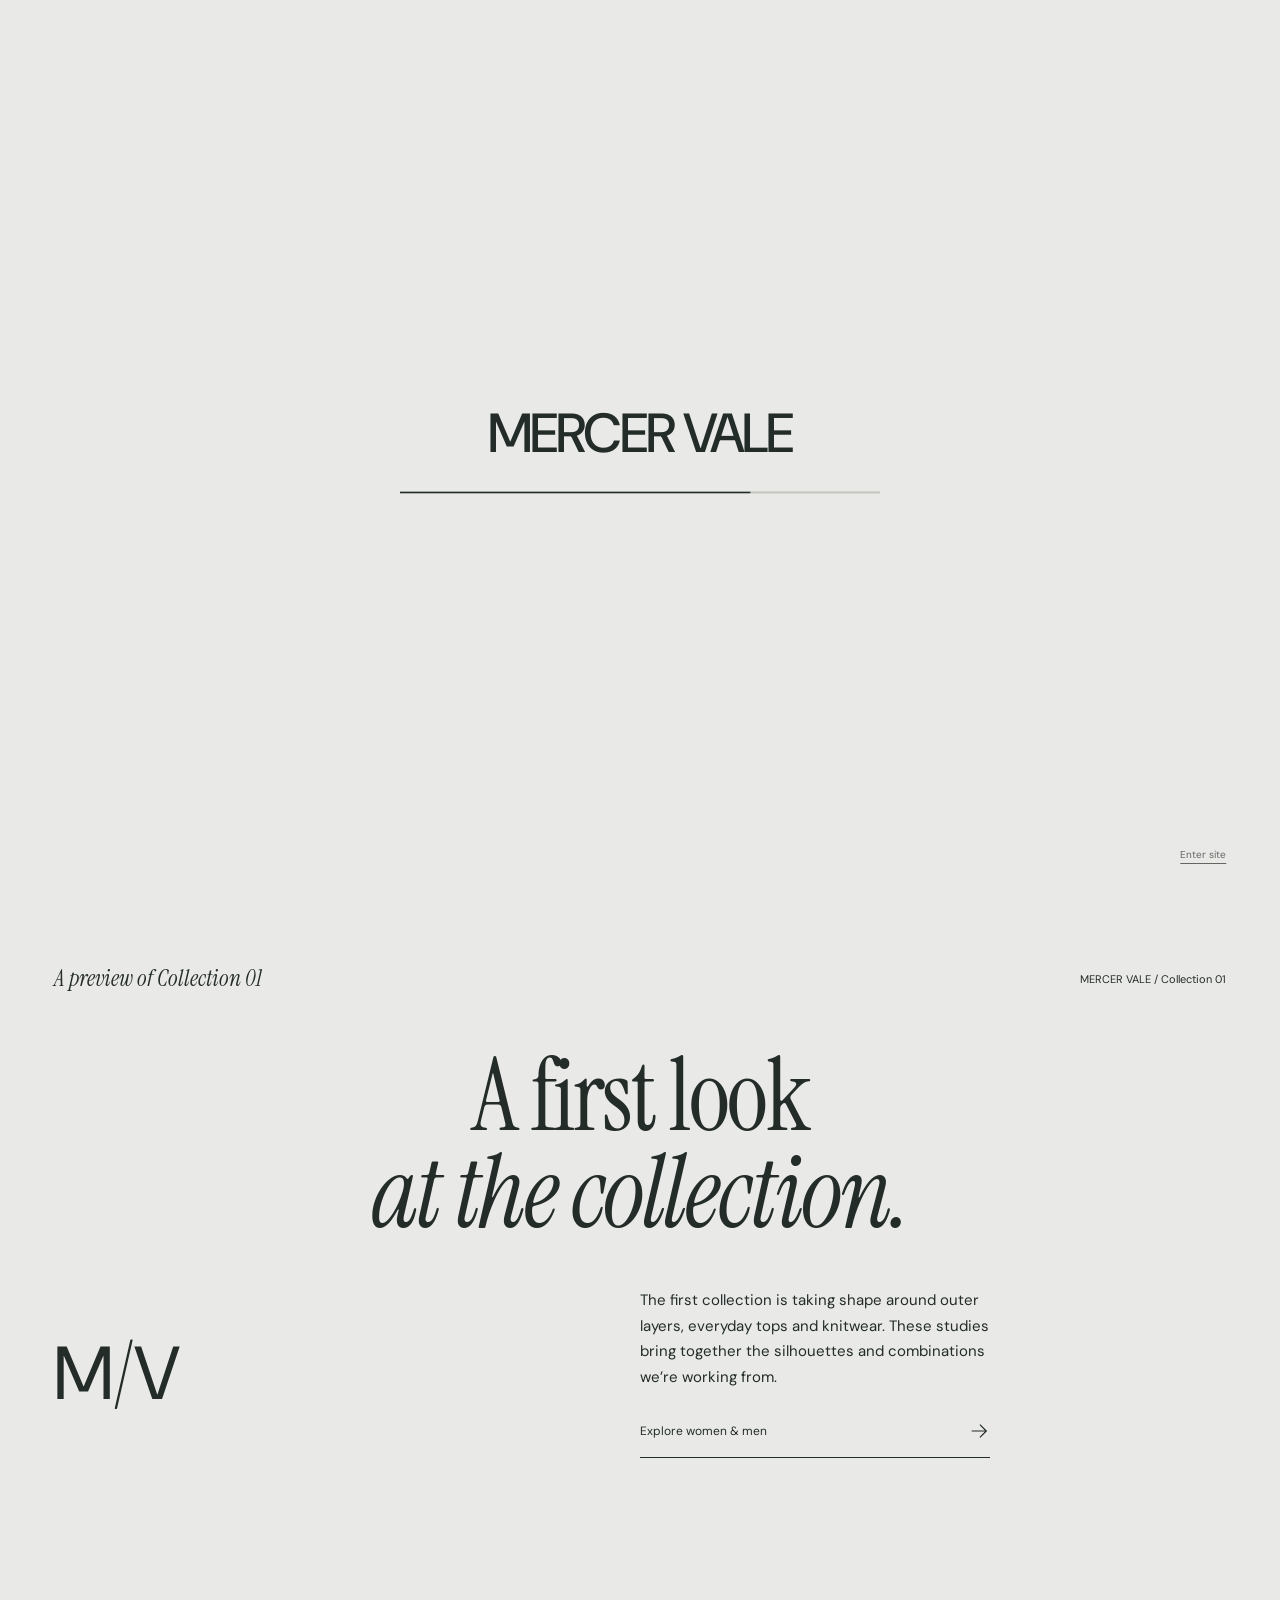
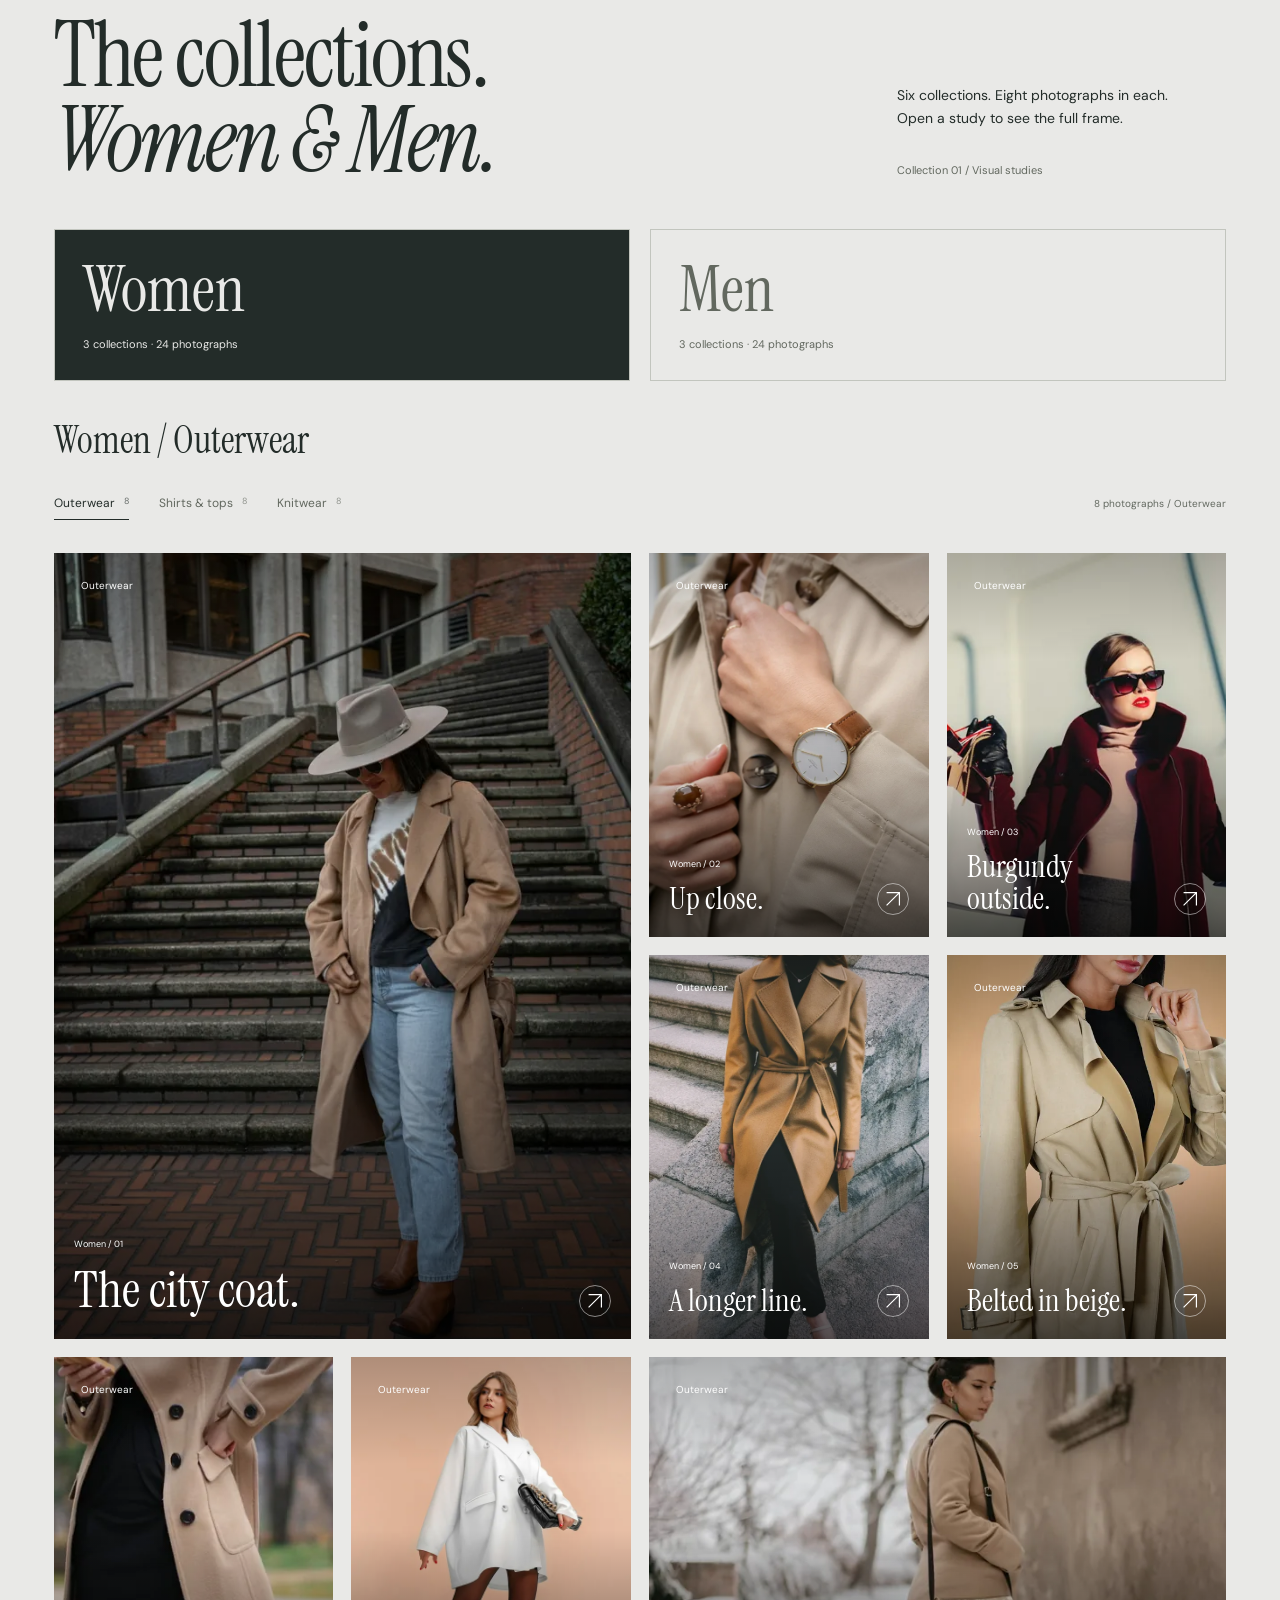
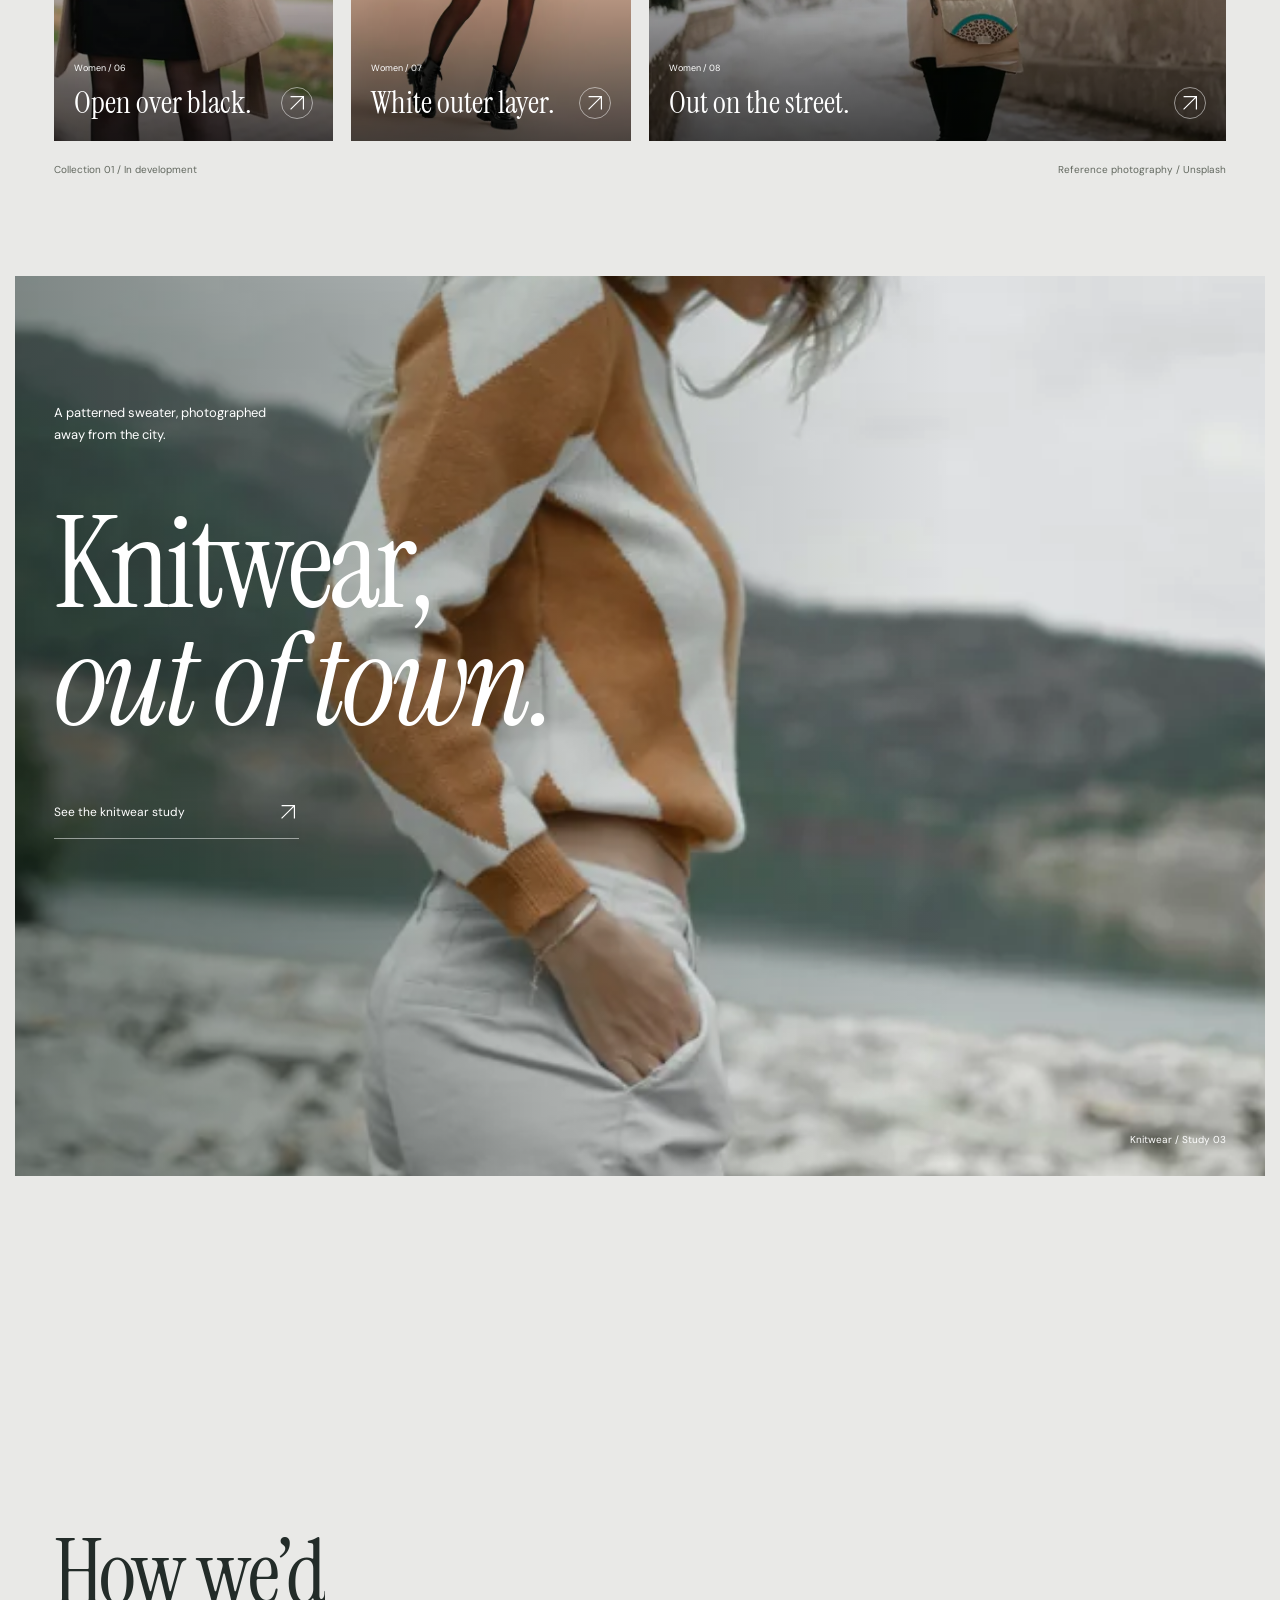
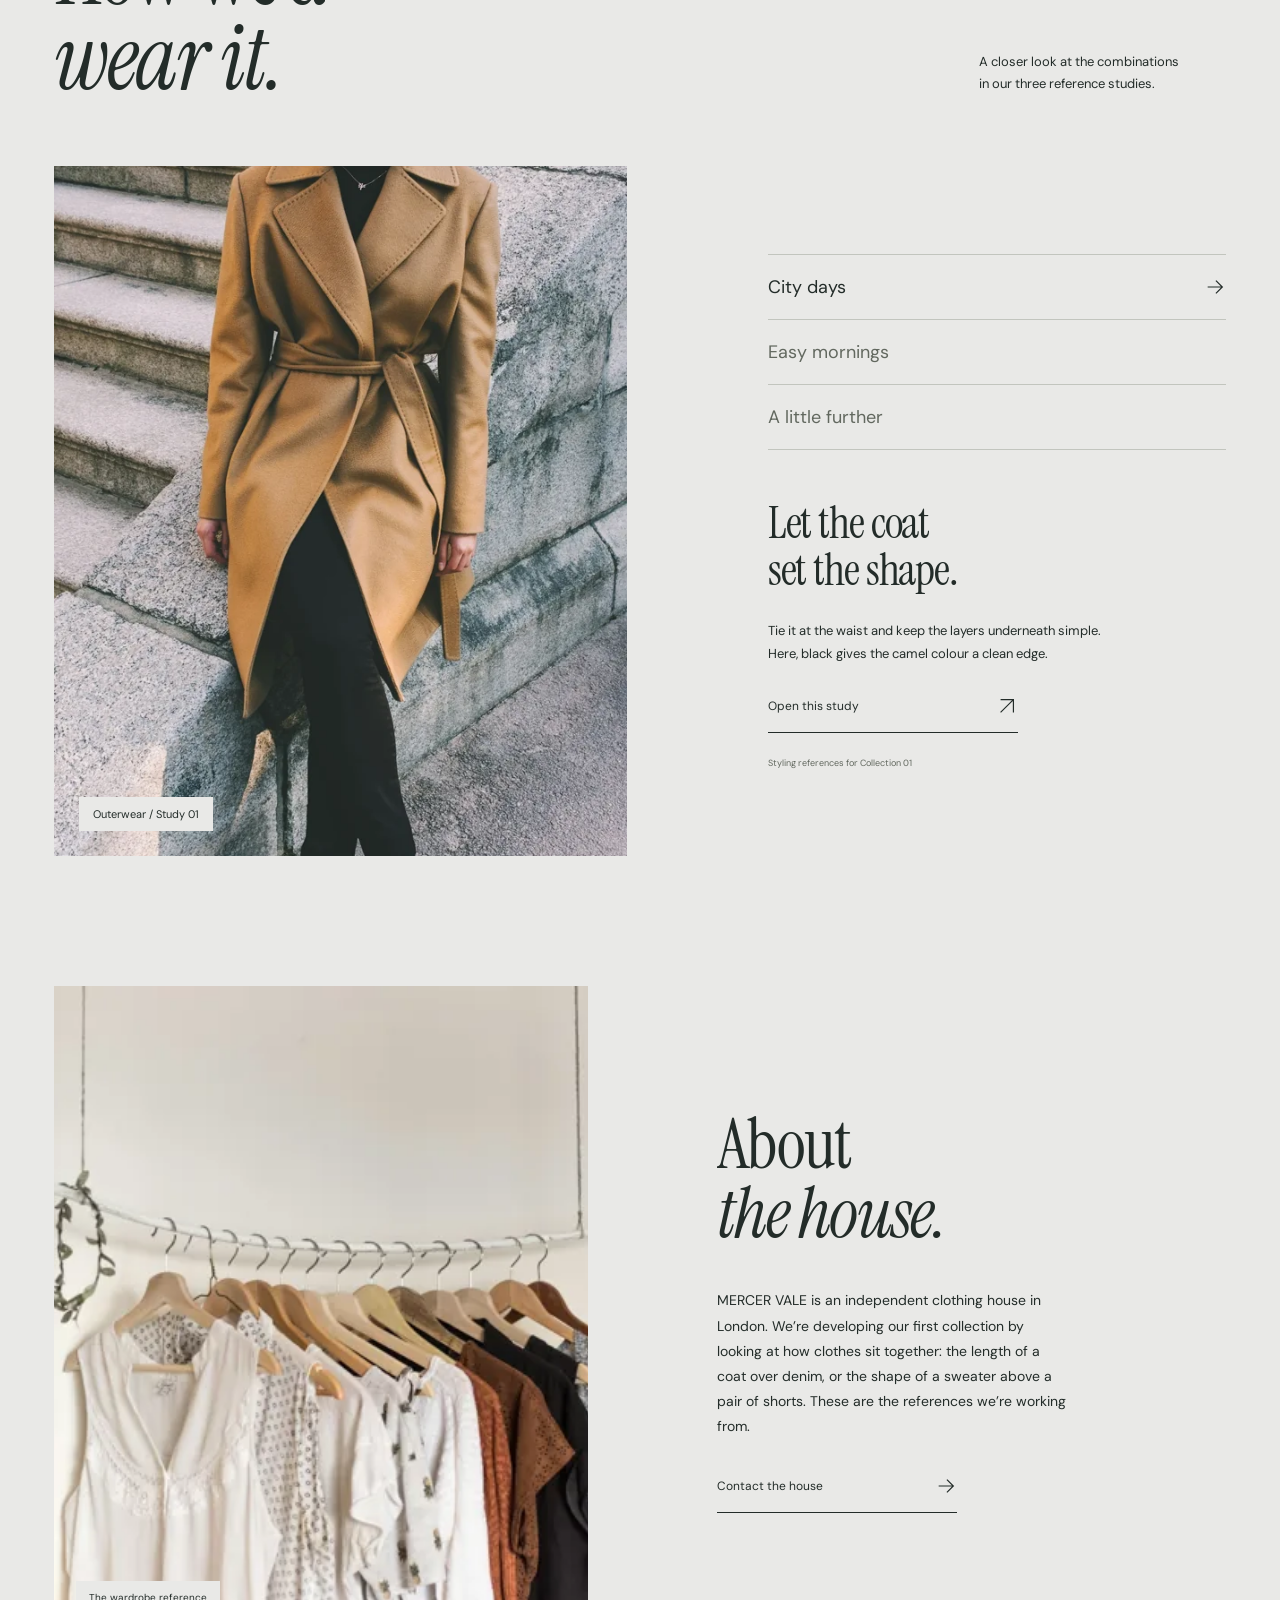
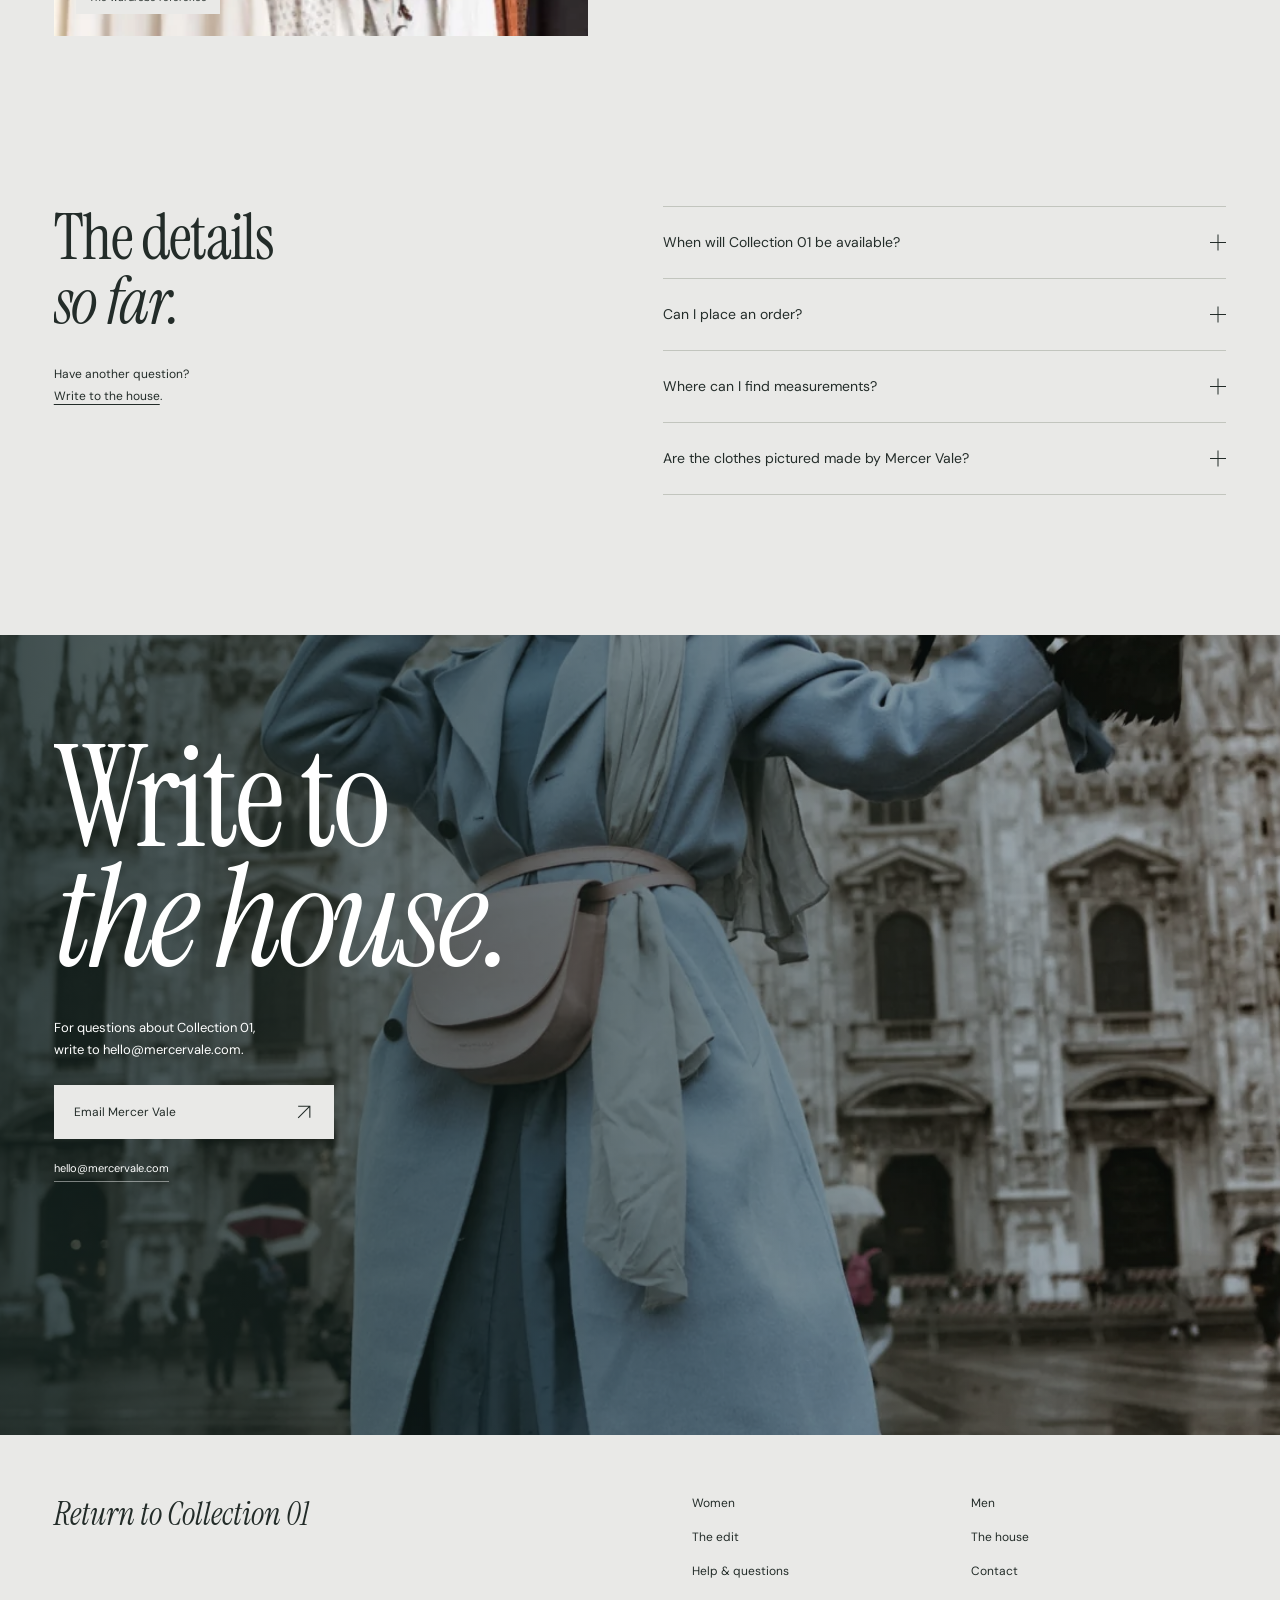
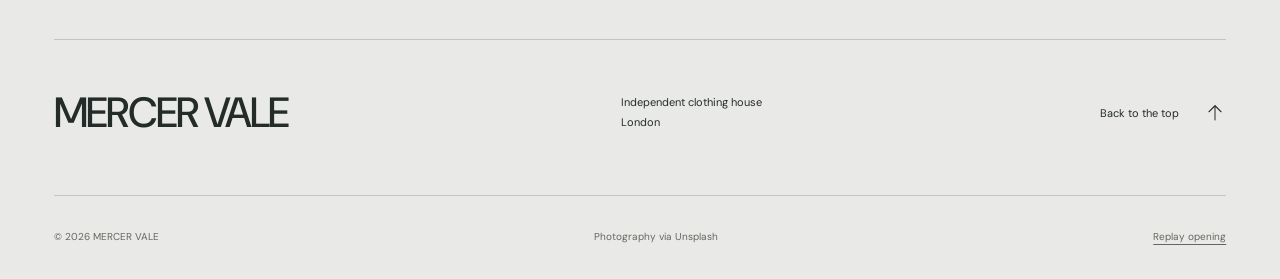
<file: index.html>
<!doctype html>
<html lang="en">
<head>
  <meta charset="UTF-8" />
  <meta name="viewport" content="width=device-width, initial-scale=1, viewport-fit=cover" />
  <meta name="description" content="MERCER VALE — An independent clothing house in London. Explore the references behind Collection 01, our first collection in development." />
  <meta name="theme-color" content="#e9e9e7" />
  <script>
    (() => {
      const reloading = performance.getEntriesByType('navigation')[0]?.type === 'reload';
      window.mercerReload = reloading;
      if (reloading) {
        history.scrollRestoration = 'manual';
        history.replaceState(history.state, '', location.pathname + location.search);
        const reset = () => window.scrollTo({top:0,left:0,behavior:'instant'});
        reset();
        window.addEventListener('pageshow', reset, {once:true});
      }
      document.documentElement.classList.add('is-booting');
      window.mercerBootFallback = setTimeout(() => {
        document.documentElement.classList.remove('is-booting');
        document.querySelectorAll('.site-header,main,.site-footer,.skip-link').forEach(element => { element.inert = false; });
        const loader = document.querySelector('.site-loader');
        if (loader) loader.hidden = true;
      }, 11000);
    })();
  </script>
  <title>MERCER VALE — Independent clothing house</title>
  <link rel="icon" href="assets/favicon.svg" type="image/svg+xml" />
  <link rel="preconnect" href="https://fonts.googleapis.com" />
  <link rel="preconnect" href="https://fonts.gstatic.com" crossorigin />
  <link href="https://fonts.googleapis.com/css2?family=DM+Sans:wght@400;450;500;600;700&family=Instrument+Serif:ital@0;1&display=swap" rel="stylesheet" />
  <link rel="preload" as="image" href="assets/responsive/campaign-1280.webp" imagesrcset="assets/responsive/campaign-640.webp 640w, assets/responsive/campaign-1280.webp 1280w, assets/responsive/campaign-1920.webp 1920w" imagesizes="100vw" />
  <link rel="stylesheet" href="styles.css?v=mobile10" />
  <script src="script.js?v=mobile10" defer></script>
</head>
<body>
  <div class="site-loader simple-loader" hidden aria-label="Loading Mercer Vale">
    <div class="minimal-loader-inner"><p class="minimal-wordmark">MERCER VALE</p><div class="loader-track" role="progressbar" aria-label="Preparing the site" aria-valuemin="0" aria-valuemax="100" aria-valuenow="0"><span></span></div></div>
    <button class="loader-skip" type="button">Enter site</button>
  </div>
  <a class="skip-link" href="#main">Skip to content</a>
  <svg class="svg-library" xmlns="http://www.w3.org/2000/svg" aria-hidden="true"><symbol id="arrow" viewBox="0 0 24 24"><path d="M4 12h15M13 5l7 7-7 7" /></symbol><symbol id="diagonal" viewBox="0 0 24 24"><path d="M5 19 19 5M5 5h14v14" /></symbol></svg>
  <header class="site-header">
    <nav class="header-links" aria-label="Main navigation"><a href="?collection=women#collection">Women</a><a href="?collection=men#collection">Men</a><a href="#styling">The edit</a><a href="#house">The house</a></nav>
    <a class="header-brand" href="#home" aria-label="Mercer Vale home">MERCER VALE<span>Independent clothing house</span></a>
    <div class="header-actions"><button class="search-toggle" type="button" aria-label="Search the collection" aria-controls="site-search"><svg viewBox="0 0 24 24"><circle cx="10.5" cy="10.5" r="6.5"/><path d="m16 16 5 5"/></svg><span>Search</span></button><button class="menu-toggle" aria-expanded="false" aria-controls="site-menu" type="button"><span class="menu-label">Menu</span><span class="menu-icon" aria-hidden="true"><i></i><i></i></span></button></div>
  </header>
  <dialog class="menu-overlay" id="site-menu" aria-label="Main menu">
    <div class="menu-picture"><img src="assets/tailoring.jpg" alt="Camel coat against sculptural stone steps" width="1300" height="1950"  decoding="async" srcset="assets/responsive/tailoring-640.webp 640w, assets/responsive/tailoring-1280.webp 1280w" sizes="(max-width: 700px) 100vw, 50vw" /></div>
    <div class="menu-content"><button class="menu-close" type="button">Close <span aria-hidden="true">×</span></button><span class="menu-brand">MERCER VALE</span><nav aria-label="Explore"><a href="?collection=women#collection">Women<svg><use href="#diagonal" /></svg></a><a href="?collection=men#collection">Men<svg><use href="#diagonal" /></svg></a><a href="#styling">The edit<svg><use href="#diagonal" /></svg></a><a href="#house">The house<svg><use href="#diagonal" /></svg></a><a href="#help">Help<svg><use href="#diagonal" /></svg></a><a href="#contact">Contact<svg><use href="#diagonal" /></svg></a></nav><a class="menu-email" href="mailto:hello@mercervale.com">hello@mercervale.com</a></div>
  </dialog>
  <main id="main">
    <section class="hero" id="home" aria-label="Mercer Vale campaign">
      <div class="hero-media"><img class="hero-photo" src="assets/campaign.jpg" alt="A blue coat in motion on a city square, birds taking flight" width="2200" height="3300" fetchpriority="high"  decoding="async" srcset="assets/responsive/campaign-640.webp 640w, assets/responsive/campaign-1280.webp 1280w, assets/responsive/campaign-1920.webp 1920w" sizes="100vw" /></div>
      <div class="hero-content">
        <h1>Take the<br />long way<br /><em>home.</em></h1>
        <div class="hero-side"><span>Collection 01 is in development.<br />An early look at the references.</span><a class="campaign-cta" href="#collection">View collections<svg><use href="#arrow" /></svg></a><button class="line-link light" type="button" data-current-lookbook>Open the lookbook<svg><use href="#diagonal" /></svg></button></div>
      </div>
      <div class="hero-bottom"><p class="hero-wordmark" aria-hidden="true">MERCER VALE</p><div class="hero-meta"><span>London</span><a href="#introduction">Meet Mercer Vale<svg><use href="#arrow" /></svg></a><span>An independent clothing house</span></div></div>
    </section>
    <section class="introduction section-pad" id="introduction">
      <div class="intro-top"><p class="serif-note">A preview of Collection 01</p><span class="small-text">MERCER VALE / Collection 01</span></div>
      <h2 class="intro-statement">A first look<br /><em>at the collection.</em></h2>
      <div class="intro-bottom"><span class="house-symbol" aria-hidden="true">M<span>/</span>V</span><div><p>The first collection is taking shape around outer layers, everyday tops and knitwear. These studies bring together the silhouettes and combinations we’re working from.</p><a class="line-link" href="#collection">Explore women &amp; men<svg><use href="#arrow" /></svg></a></div></div>
    </section>
    <section class="collection section-pad" id="collection">
      <div class="collection-heading"><h2>The collections.<br /><em>Women &amp; Men.</em></h2><div><p>Six collections. Eight photographs in each.<br />Open a study to see the full frame.</p><span class="small-text">Collection 01 / Visual studies</span></div></div>
      <div class="collection-genders" role="group" aria-label="Choose collection"><button type="button" data-gender-filter="women" aria-pressed="true">Women<span>3 collections · 24 photographs</span></button><button type="button" data-gender-filter="men" aria-pressed="false">Men<span>3 collections · 24 photographs</span></button></div>
      <h3 class="selected-collection-title">Women / Outerwear</h3><div class="collection-tools"><div class="collection-filters" role="group" aria-label="Choose a collection"><button type="button" data-filter="outerwear" data-label="Outerwear" aria-pressed="true">Outerwear<span class="collection-tab-count">8</span></button><button type="button" data-filter="everyday" data-label="Shirts & tops" aria-pressed="false">Shirts &amp; tops<span class="collection-tab-count">8</span></button><button type="button" data-filter="knitwear" data-label="Knitwear" aria-pressed="false">Knitwear<span class="collection-tab-count">8</span></button><button type="button" data-filter="tailoring" data-label="Tailoring" aria-pressed="false" hidden>Tailoring<span class="collection-tab-count">8</span></button></div><span class="filter-count" role="status" aria-live="polite">8 photographs / Outerwear</span></div>
      <div class="look-panels" aria-label="Photographs in the selected collection">
<button class="look-panel is-active is-leading" type="button" data-gender="women" data-category="outerwear" data-look="0"><img src="assets/collection/women-coat-02.jpg" alt="A tan coat and a wide-brimmed hat, photographed on brick steps." width="1500" height="2250" loading="lazy"  decoding="async" srcset="assets/responsive/women-coat-02-640.webp 640w, assets/responsive/women-coat-02-1280.webp 1280w" sizes="(max-width: 700px) 100vw, 50vw" /><span class="look-top">Outerwear</span><span class="look-bottom"><span><span class="look-number">Women / 01</span><span class="look-title">The city coat.</span></span><span class="look-open"><svg><use href="#diagonal" /></svg></span></span></button>
<button class="look-panel" type="button" data-gender="women" data-category="outerwear" data-look="1"><img src="assets/collection/women-coat-01.jpg" alt="The cuff, the belt and a watch: a closer look at a beige trench." width="1500" height="2250" loading="lazy"  decoding="async" srcset="assets/responsive/women-coat-01-640.webp 640w, assets/responsive/women-coat-01-1280.webp 1280w" sizes="(max-width: 700px) 100vw, 50vw" /><span class="look-top">Outerwear</span><span class="look-bottom"><span><span class="look-number">Women / 02</span><span class="look-title">Up close.</span></span><span class="look-open"><svg><use href="#diagonal" /></svg></span></span></button>
<button class="look-panel" type="button" data-gender="women" data-category="outerwear" data-look="2"><img src="assets/collection/women-edit-02.jpg" alt="A burgundy coat over a dark turtleneck, finished with sunglasses." width="1500" height="1000" loading="lazy"  decoding="async" srcset="assets/responsive/women-edit-02-640.webp 640w, assets/responsive/women-edit-02-1280.webp 1280w" sizes="(max-width: 700px) 100vw, 50vw" /><span class="look-top">Outerwear</span><span class="look-bottom"><span><span class="look-number">Women / 03</span><span class="look-title">Burgundy outside.</span></span><span class="look-open"><svg><use href="#diagonal" /></svg></span></span></button>
<button class="look-panel" type="button" data-gender="women" data-category="outerwear" data-look="3"><img src="assets/collection/women-coat-new-32.jpg" alt="A camel coat with an asymmetric hem, tied at the waist over black." width="1300" height="1950" loading="lazy"  decoding="async" srcset="assets/responsive/women-coat-new-32-640.webp 640w, assets/responsive/women-coat-new-32-1280.webp 1280w" sizes="(max-width: 700px) 100vw, 50vw" /><span class="look-top">Outerwear</span><span class="look-bottom"><span><span class="look-number">Women / 04</span><span class="look-title">A longer line.</span></span><span class="look-open"><svg><use href="#diagonal" /></svg></span></span></button>
<button class="look-panel" type="button" data-gender="women" data-category="outerwear" data-look="4"><img src="assets/collection/women-coat-new-33.jpg" alt="A beige trench coat with a wide collar, worn over a black top." width="1300" height="1300" loading="lazy"  decoding="async" srcset="assets/responsive/women-coat-new-33-640.webp 640w, assets/responsive/women-coat-new-33-1280.webp 1280w" sizes="(max-width: 700px) 100vw, 50vw" /><span class="look-top">Outerwear</span><span class="look-bottom"><span><span class="look-number">Women / 05</span><span class="look-title">Belted in beige.</span></span><span class="look-open"><svg><use href="#diagonal" /></svg></span></span></button>
<button class="look-panel" type="button" data-gender="women" data-category="outerwear" data-look="5"><img src="assets/collection/women-coat-new-34.jpg" alt="A tan coat left open over a short black dress." width="1300" height="867" loading="lazy"  decoding="async" srcset="assets/responsive/women-coat-new-34-640.webp 640w, assets/responsive/women-coat-new-34-1280.webp 1280w" sizes="(max-width: 700px) 100vw, 50vw" /><span class="look-top">Outerwear</span><span class="look-bottom"><span><span class="look-number">Women / 06</span><span class="look-title">Open over black.</span></span><span class="look-open"><svg><use href="#diagonal" /></svg></span></span></button>
<button class="look-panel" type="button" data-gender="women" data-category="outerwear" data-look="6"><img src="assets/collection/women-coat-new-35.jpg" alt="An oversized white coat, a small shoulder bag and black ankle boots." width="1300" height="1625" loading="lazy"  decoding="async" srcset="assets/responsive/women-coat-new-35-640.webp 640w, assets/responsive/women-coat-new-35-1280.webp 1280w" sizes="(max-width: 700px) 100vw, 50vw" /><span class="look-top">Outerwear</span><span class="look-bottom"><span><span class="look-number">Women / 07</span><span class="look-title">White outer layer.</span></span><span class="look-open"><svg><use href="#diagonal" /></svg></span></span></button>
<button class="look-panel is-ending" type="button" data-gender="women" data-category="outerwear" data-look="7"><img src="assets/collection/women-coat-new-20.jpg" alt="A short beige jacket, a dark skirt and tall black boots." width="1300" height="1947" loading="lazy"  decoding="async" srcset="assets/responsive/women-coat-new-20-640.webp 640w, assets/responsive/women-coat-new-20-1280.webp 1280w" sizes="(max-width: 700px) 100vw, 50vw" /><span class="look-top">Outerwear</span><span class="look-bottom"><span><span class="look-number">Women / 08</span><span class="look-title">Out on the street.</span></span><span class="look-open"><svg><use href="#diagonal" /></svg></span></span></button>
<button class="look-panel" type="button" data-gender="women" data-category="everyday" data-look="8" hidden><img src="assets/collection/women-top-01.jpg" alt="A cropped white T-shirt with black cargo trousers." width="1500" height="2250" loading="lazy"  decoding="async" srcset="assets/responsive/women-top-01-640.webp 640w, assets/responsive/women-top-01-1280.webp 1280w" sizes="(max-width: 700px) 100vw, 50vw" /><span class="look-top">Shirts & tops</span><span class="look-bottom"><span><span class="look-number">Women / 01</span><span class="look-title">White, with black.</span></span><span class="look-open"><svg><use href="#diagonal" /></svg></span></span></button>
<button class="look-panel" type="button" data-gender="women" data-category="everyday" data-look="9" hidden><img src="assets/collection/women-detail-01.jpg" alt="A white blouse and a pale pleated skirt, photographed seated." width="1500" height="2247" loading="lazy"  decoding="async" srcset="assets/responsive/women-detail-01-640.webp 640w, assets/responsive/women-detail-01-1280.webp 1280w" sizes="(max-width: 700px) 100vw, 50vw" /><span class="look-top">Shirts & tops</span><span class="look-bottom"><span><span class="look-number">Women / 02</span><span class="look-title">A softer line.</span></span><span class="look-open"><svg><use href="#diagonal" /></svg></span></span></button>
<button class="look-panel" type="button" data-gender="women" data-category="everyday" data-look="10" hidden><img src="assets/collection/women-shirt-02.jpg" alt="A patterned blue shirt, photographed on a hanger." width="1500" height="2248" loading="lazy"  decoding="async" srcset="assets/responsive/women-shirt-02-640.webp 640w, assets/responsive/women-shirt-02-1280.webp 1280w" sizes="(max-width: 700px) 100vw, 50vw" /><span class="look-top">Shirts & tops</span><span class="look-bottom"><span><span class="look-number">Women / 03</span><span class="look-title">In blue.</span></span><span class="look-open"><svg><use href="#diagonal" /></svg></span></span></button>
<button class="look-panel" type="button" data-gender="women" data-category="everyday" data-look="11" hidden><img src="assets/collection/women-silhouette-01.jpg" alt="Yellow separates and white boots on an outdoor court." width="1500" height="2076" loading="lazy"  decoding="async" srcset="assets/responsive/women-silhouette-01-640.webp 640w, assets/responsive/women-silhouette-01-1280.webp 1280w" sizes="(max-width: 700px) 100vw, 50vw" /><span class="look-top">Shirts & tops</span><span class="look-bottom"><span><span class="look-number">Women / 04</span><span class="look-title">Head to toe.</span></span><span class="look-open"><svg><use href="#diagonal" /></svg></span></span></button>
<button class="look-panel" type="button" data-gender="women" data-category="everyday" data-look="12" hidden><img src="assets/collection/women-top-new-11.jpg" alt="A striped blue shirt and matching skirt, arranged with white sneakers." width="1300" height="1300" loading="lazy"  decoding="async" srcset="assets/responsive/women-top-new-11-640.webp 640w, assets/responsive/women-top-new-11-1280.webp 1280w" sizes="(max-width: 700px) 100vw, 50vw" /><span class="look-top">Shirts & tops</span><span class="look-bottom"><span><span class="look-number">Women / 05</span><span class="look-title">Blue, laid out.</span></span><span class="look-open"><svg><use href="#diagonal" /></svg></span></span></button>
<button class="look-panel" type="button" data-gender="women" data-category="everyday" data-look="13" hidden><img src="assets/collection/women-top-new-12.jpg" alt="A red shirt with a large pale floral print." width="1300" height="1950" loading="lazy"  decoding="async" srcset="assets/responsive/women-top-new-12-640.webp 640w, assets/responsive/women-top-new-12-1280.webp 1280w" sizes="(max-width: 700px) 100vw, 50vw" /><span class="look-top">Shirts & tops</span><span class="look-bottom"><span><span class="look-number">Women / 06</span><span class="look-title">The floral shirt.</span></span><span class="look-open"><svg><use href="#diagonal" /></svg></span></span></button>
<button class="look-panel" type="button" data-gender="women" data-category="everyday" data-look="14" hidden><img src="assets/collection/women-top-new-13.jpg" alt="A grey overshirt with a pointed collar and large chest pocket." width="1300" height="1625" loading="lazy"  decoding="async" srcset="assets/responsive/women-top-new-13-640.webp 640w, assets/responsive/women-top-new-13-1280.webp 1280w" sizes="(max-width: 700px) 100vw, 50vw" /><span class="look-top">Shirts & tops</span><span class="look-bottom"><span><span class="look-number">Women / 07</span><span class="look-title">The overshirt.</span></span><span class="look-open"><svg><use href="#diagonal" /></svg></span></span></button>
<button class="look-panel" type="button" data-gender="women" data-category="everyday" data-look="15" hidden><img src="assets/collection/women-knit-01.jpg" alt="A white T-shirt with a small graphic print, shown on a hanger." width="1500" height="1875" loading="lazy"  decoding="async" srcset="assets/responsive/women-knit-01-640.webp 640w, assets/responsive/women-knit-01-1280.webp 1280w" sizes="(max-width: 700px) 100vw, 50vw" /><span class="look-top">Shirts & tops</span><span class="look-bottom"><span><span class="look-number">Women / 08</span><span class="look-title">A printed white tee.</span></span><span class="look-open"><svg><use href="#diagonal" /></svg></span></span></button>
<button class="look-panel" type="button" data-gender="women" data-category="knitwear" data-look="16" hidden><img src="assets/collection/women-knit-02.jpg" alt="A cream crochet top, shown on a hanger so the stitch takes focus." width="1500" height="2153" loading="lazy"  decoding="async" srcset="assets/responsive/women-knit-02-640.webp 640w, assets/responsive/women-knit-02-1280.webp 1280w" sizes="(max-width: 700px) 100vw, 50vw" /><span class="look-top">Knitwear</span><span class="look-bottom"><span><span class="look-number">Women / 01</span><span class="look-title">An open stitch.</span></span><span class="look-open"><svg><use href="#diagonal" /></svg></span></span></button>
<button class="look-panel" type="button" data-gender="women" data-category="knitwear" data-look="17" hidden><img src="assets/collection/women-knit-new-01.jpg" alt="A deep red ribbed sweater layered over a white pointed collar." width="1300" height="1119" loading="lazy"  decoding="async" srcset="assets/responsive/women-knit-new-01-640.webp 640w, assets/responsive/women-knit-new-01-1280.webp 1280w" sizes="(max-width: 700px) 100vw, 50vw" /><span class="look-top">Knitwear</span><span class="look-bottom"><span><span class="look-number">Women / 02</span><span class="look-title">The red sweater.</span></span><span class="look-open"><svg><use href="#diagonal" /></svg></span></span></button>
<button class="look-panel" type="button" data-gender="women" data-category="knitwear" data-look="18" hidden><img src="assets/collection/women-knit-new-02.jpg" alt="An oversized green cable-knit sweater, photographed outdoors." width="1300" height="1950" loading="lazy"  decoding="async" srcset="assets/responsive/women-knit-new-02-640.webp 640w, assets/responsive/women-knit-new-02-1280.webp 1280w" sizes="(max-width: 700px) 100vw, 50vw" /><span class="look-top">Knitwear</span><span class="look-bottom"><span><span class="look-number">Women / 03</span><span class="look-title">Green cable knit.</span></span><span class="look-open"><svg><use href="#diagonal" /></svg></span></span></button>
<button class="look-panel" type="button" data-gender="women" data-category="knitwear" data-look="19" hidden><img src="assets/collection/women-knit-new-03.jpg" alt="A close view of a cream sweater with open stitches and ribbed cuffs." width="1300" height="1040" loading="lazy"  decoding="async" srcset="assets/responsive/women-knit-new-03-640.webp 640w, assets/responsive/women-knit-new-03-1280.webp 1280w" sizes="(max-width: 700px) 100vw, 50vw" /><span class="look-top">Knitwear</span><span class="look-bottom"><span><span class="look-number">Women / 04</span><span class="look-title">The stitch, close up.</span></span><span class="look-open"><svg><use href="#diagonal" /></svg></span></span></button>
<button class="look-panel" type="button" data-gender="women" data-category="knitwear" data-look="20" hidden><img src="assets/collection/women-knit-new-04.jpg" alt="A long cream cardigan, photographed against a clear blue sky." width="1300" height="1625" loading="lazy"  decoding="async" srcset="assets/responsive/women-knit-new-04-640.webp 640w, assets/responsive/women-knit-new-04-1280.webp 1280w" sizes="(max-width: 700px) 100vw, 50vw" /><span class="look-top">Knitwear</span><span class="look-bottom"><span><span class="look-number">Women / 05</span><span class="look-title">Cream against blue.</span></span><span class="look-open"><svg><use href="#diagonal" /></svg></span></span></button>
<button class="look-panel" type="button" data-gender="women" data-category="knitwear" data-look="21" hidden><img src="assets/collection/women-knit-new-06.jpg" alt="A soft grey sweater, photographed in warm outdoor light." width="1300" height="1950" loading="lazy"  decoding="async" srcset="assets/responsive/women-knit-new-06-640.webp 640w, assets/responsive/women-knit-new-06-1280.webp 1280w" sizes="(max-width: 700px) 100vw, 50vw" /><span class="look-top">Knitwear</span><span class="look-bottom"><span><span class="look-number">Women / 06</span><span class="look-title">A pale grey layer.</span></span><span class="look-open"><svg><use href="#diagonal" /></svg></span></span></button>
<button class="look-panel" type="button" data-gender="women" data-category="knitwear" data-look="22" hidden><img src="assets/collection/women-knit-new-07.jpg" alt="A white cable-knit turtleneck, held on a hanger beside dried flowers." width="1300" height="1625" loading="lazy"  decoding="async" srcset="assets/responsive/women-knit-new-07-640.webp 640w, assets/responsive/women-knit-new-07-1280.webp 1280w" sizes="(max-width: 700px) 100vw, 50vw" /><span class="look-top">Knitwear</span><span class="look-bottom"><span><span class="look-number">Women / 07</span><span class="look-title">The white turtleneck.</span></span><span class="look-open"><svg><use href="#diagonal" /></svg></span></span></button>
<button class="look-panel" type="button" data-gender="women" data-category="knitwear" data-look="23" hidden><img src="assets/collection/women-knit-new-09.jpg" alt="A deep burgundy textured knit, shown in a close crop." width="1300" height="1908" loading="lazy"  decoding="async" srcset="assets/responsive/women-knit-new-09-640.webp 640w, assets/responsive/women-knit-new-09-1280.webp 1280w" sizes="(max-width: 700px) 100vw, 50vw" /><span class="look-top">Knitwear</span><span class="look-bottom"><span><span class="look-number">Women / 08</span><span class="look-title">Dark red, close up.</span></span><span class="look-open"><svg><use href="#diagonal" /></svg></span></span></button>
<button class="look-panel" type="button" data-gender="men" data-category="tailoring" data-look="24" hidden><img src="assets/collection/men-tie-01.jpg" alt="A white shirt, a patterned tie and relaxed black trousers. The starting point for the men’s edit." width="1500" height="2250" loading="lazy"  decoding="async" srcset="assets/responsive/men-tie-01-640.webp 640w, assets/responsive/men-tie-01-1280.webp 1280w" sizes="(max-width: 700px) 100vw, 50vw" /><span class="look-top">Tailoring</span><span class="look-bottom"><span><span class="look-number">Men / 01</span><span class="look-title">Shirt. Tie. After dark.</span></span><span class="look-open"><svg><use href="#diagonal" /></svg></span></span></button>
<button class="look-panel" type="button" data-gender="men" data-category="tailoring" data-look="25" hidden><img src="assets/collection/men-tie-03.jpg" alt="A white shirt and a dark tie, photographed in black and white." width="1500" height="2250" loading="lazy"  decoding="async" srcset="assets/responsive/men-tie-03-640.webp 640w, assets/responsive/men-tie-03-1280.webp 1280w" sizes="(max-width: 700px) 100vw, 50vw" /><span class="look-top">Tailoring</span><span class="look-bottom"><span><span class="look-number">Men / 02</span><span class="look-title">A narrow tie.</span></span><span class="look-open"><svg><use href="#diagonal" /></svg></span></span></button>
<button class="look-panel" type="button" data-gender="men" data-category="tailoring" data-look="26" hidden><img src="assets/collection/men-shirt-02.jpg" alt="A close crop of a white shirt and a dark, dotted tie." width="1500" height="1200" loading="lazy"  decoding="async" srcset="assets/responsive/men-shirt-02-640.webp 640w, assets/responsive/men-shirt-02-1280.webp 1280w" sizes="(max-width: 700px) 100vw, 50vw" /><span class="look-top">Tailoring</span><span class="look-bottom"><span><span class="look-number">Men / 03</span><span class="look-title">The dotted tie.</span></span><span class="look-open"><svg><use href="#diagonal" /></svg></span></span></button>
<button class="look-panel" type="button" data-gender="men" data-category="tailoring" data-look="27" hidden><img src="assets/collection/men-tailoring-01.jpg" alt="A blue suit with a white open-collar shirt." width="1500" height="2251" loading="lazy"  decoding="async" srcset="assets/responsive/men-tailoring-01-640.webp 640w, assets/responsive/men-tailoring-01-1280.webp 1280w" sizes="(max-width: 700px) 100vw, 50vw" /><span class="look-top">Tailoring</span><span class="look-bottom"><span><span class="look-number">Men / 04</span><span class="look-title">Blue, full length.</span></span><span class="look-open"><svg><use href="#diagonal" /></svg></span></span></button>
<button class="look-panel" type="button" data-gender="men" data-category="tailoring" data-look="28" hidden><img src="assets/collection/men-suit-new-26.jpg" alt="A brown suit with a white shirt, patterned tie and dark sunglasses." width="1300" height="1625" loading="lazy"  decoding="async" srcset="assets/responsive/men-suit-new-26-640.webp 640w, assets/responsive/men-suit-new-26-1280.webp 1280w" sizes="(max-width: 700px) 100vw, 50vw" /><span class="look-top">Tailoring</span><span class="look-bottom"><span><span class="look-number">Men / 05</span><span class="look-title">The brown suit.</span></span><span class="look-open"><svg><use href="#diagonal" /></svg></span></span></button>
<button class="look-panel" type="button" data-gender="men" data-category="tailoring" data-look="29" hidden><img src="assets/collection/men-suit-new-27.jpg" alt="A full-length black suit, photographed beneath a tall arch." width="1300" height="1625" loading="lazy"  decoding="async" srcset="assets/responsive/men-suit-new-27-640.webp 640w, assets/responsive/men-suit-new-27-1280.webp 1280w" sizes="(max-width: 700px) 100vw, 50vw" /><span class="look-top">Tailoring</span><span class="look-bottom"><span><span class="look-number">Men / 06</span><span class="look-title">Black in motion.</span></span><span class="look-open"><svg><use href="#diagonal" /></svg></span></span></button>
<button class="look-panel" type="button" data-gender="men" data-category="tailoring" data-look="30" hidden><img src="assets/collection/men-suit-new-28.jpg" alt="A white shirt and black tie with a dark jacket in motion, photographed in black and white." width="1300" height="1625" loading="lazy"  decoding="async" srcset="assets/responsive/men-suit-new-28-640.webp 640w, assets/responsive/men-suit-new-28-1280.webp 1280w" sizes="(max-width: 700px) 100vw, 50vw" /><span class="look-top">Tailoring</span><span class="look-bottom"><span><span class="look-number">Men / 07</span><span class="look-title">The monochrome study.</span></span><span class="look-open"><svg><use href="#diagonal" /></svg></span></span></button>
<button class="look-panel" type="button" data-gender="men" data-category="tailoring" data-look="31" hidden><img src="assets/collection/men-suit-new-29.jpg" alt="An orange tailored jacket, blue tie and dark trousers on city steps." width="1300" height="1625" loading="lazy"  decoding="async" srcset="assets/responsive/men-suit-new-29-640.webp 640w, assets/responsive/men-suit-new-29-1280.webp 1280w" sizes="(max-width: 700px) 100vw, 50vw" /><span class="look-top">Tailoring</span><span class="look-bottom"><span><span class="look-number">Men / 08</span><span class="look-title">An orange jacket.</span></span><span class="look-open"><svg><use href="#diagonal" /></svg></span></span></button>
<button class="look-panel" type="button" data-gender="men" data-category="everyday" data-look="32" hidden><img src="assets/collection/men-shirt-01.jpg" alt="A white shirt with the sleeves rolled up, worn with dark trousers." width="1500" height="2250" loading="lazy"  decoding="async" srcset="assets/responsive/men-shirt-01-640.webp 640w, assets/responsive/men-shirt-01-1280.webp 1280w" sizes="(max-width: 700px) 100vw, 50vw" /><span class="look-top">Shirts & tops</span><span class="look-bottom"><span><span class="look-number">Men / 01</span><span class="look-title">Sleeves rolled.</span></span><span class="look-open"><svg><use href="#diagonal" /></svg></span></span></button>
<button class="look-panel" type="button" data-gender="men" data-category="everyday" data-look="33" hidden><img src="assets/collection/men-tie-04.jpg" alt="An open white shirt layered over black, with dark trousers." width="1500" height="2068" loading="lazy"  decoding="async" srcset="assets/responsive/men-tie-04-640.webp 640w, assets/responsive/men-tie-04-1280.webp 1280w" sizes="(max-width: 700px) 100vw, 50vw" /><span class="look-top">Shirts & tops</span><span class="look-bottom"><span><span class="look-number">Men / 02</span><span class="look-title">Leave it open.</span></span><span class="look-open"><svg><use href="#diagonal" /></svg></span></span></button>
<button class="look-panel" type="button" data-gender="men" data-category="everyday" data-look="34" hidden><img src="assets/collection/men-night-01.jpg" alt="Loose black trousers, a white short-sleeved shirt and sneakers, photographed after dark." width="1500" height="2250" loading="lazy"  decoding="async" srcset="assets/responsive/men-night-01-640.webp 640w, assets/responsive/men-night-01-1280.webp 1280w" sizes="(max-width: 700px) 100vw, 50vw" /><span class="look-top">Shirts & tops</span><span class="look-bottom"><span><span class="look-number">Men / 03</span><span class="look-title">Room to move.</span></span><span class="look-open"><svg><use href="#diagonal" /></svg></span></span></button>
<button class="look-panel" type="button" data-gender="men" data-category="everyday" data-look="35" hidden><img src="assets/collection/men-shirt-new-14.jpg" alt="A white shirt with rolled sleeves, black braces and black trousers." width="1300" height="1950" loading="lazy"  decoding="async" srcset="assets/responsive/men-shirt-new-14-640.webp 640w, assets/responsive/men-shirt-new-14-1280.webp 1280w" sizes="(max-width: 700px) 100vw, 50vw" /><span class="look-top">Shirts & tops</span><span class="look-bottom"><span><span class="look-number">Men / 04</span><span class="look-title">With braces.</span></span><span class="look-open"><svg><use href="#diagonal" /></svg></span></span></button>
<button class="look-panel" type="button" data-gender="men" data-category="everyday" data-look="36" hidden><img src="assets/collection/men-shirt-new-15.jpg" alt="A pale blue shirt with a navy tie, worn with cream trousers." width="1300" height="1625" loading="lazy"  decoding="async" srcset="assets/responsive/men-shirt-new-15-640.webp 640w, assets/responsive/men-shirt-new-15-1280.webp 1280w" sizes="(max-width: 700px) 100vw, 50vw" /><span class="look-top">Shirts & tops</span><span class="look-bottom"><span><span class="look-number">Men / 05</span><span class="look-title">Pale blue, buttoned.</span></span><span class="look-open"><svg><use href="#diagonal" /></svg></span></span></button>
<button class="look-panel" type="button" data-gender="men" data-category="everyday" data-look="37" hidden><img src="assets/collection/men-shirt-new-16.jpg" alt="Three collared shirts in white and shades of blue, arranged flat." width="1300" height="867" loading="lazy"  decoding="async" srcset="assets/responsive/men-shirt-new-16-640.webp 640w, assets/responsive/men-shirt-new-16-1280.webp 1280w" sizes="(max-width: 700px) 100vw, 50vw" /><span class="look-top">Shirts & tops</span><span class="look-bottom"><span><span class="look-number">Men / 06</span><span class="look-title">Three collars.</span></span><span class="look-open"><svg><use href="#diagonal" /></svg></span></span></button>
<button class="look-panel" type="button" data-gender="men" data-category="everyday" data-look="38" hidden><img src="assets/collection/men-shirt-new-17.jpg" alt="A black and grey checked shirt, photographed on a hanger." width="1300" height="1925" loading="lazy"  decoding="async" srcset="assets/responsive/men-shirt-new-17-640.webp 640w, assets/responsive/men-shirt-new-17-1280.webp 1280w" sizes="(max-width: 700px) 100vw, 50vw" /><span class="look-top">Shirts & tops</span><span class="look-bottom"><span><span class="look-number">Men / 07</span><span class="look-title">The checked shirt.</span></span><span class="look-open"><svg><use href="#diagonal" /></svg></span></span></button>
<button class="look-panel" type="button" data-gender="men" data-category="everyday" data-look="39" hidden><img src="assets/collection/men-shirt-hanger.jpg" alt="A white button-up shirt photographed on a wooden hanger." width="1300" height="1950" loading="lazy"  decoding="async" srcset="assets/responsive/men-shirt-hanger-640.webp 640w, assets/responsive/men-shirt-hanger-1280.webp 1280w" sizes="(max-width: 700px) 100vw, 50vw" /><span class="look-top">Shirts & tops</span><span class="look-bottom"><span><span class="look-number">Men / 08</span><span class="look-title">A white shirt, alone.</span></span><span class="look-open"><svg><use href="#diagonal" /></svg></span></span></button>
<button class="look-panel" type="button" data-gender="men" data-category="outerwear" data-look="40" hidden><img src="assets/collection/men-outerwear-01.jpg" alt="A rust-coloured bomber jacket, photographed on a hanger." width="1500" height="2000" loading="lazy"  decoding="async" srcset="assets/responsive/men-outerwear-01-640.webp 640w, assets/responsive/men-outerwear-01-1280.webp 1280w" sizes="(max-width: 700px) 100vw, 50vw" /><span class="look-top">Outerwear</span><span class="look-bottom"><span><span class="look-number">Men / 01</span><span class="look-title">The rust jacket.</span></span><span class="look-open"><svg><use href="#diagonal" /></svg></span></span></button>
<button class="look-panel" type="button" data-gender="men" data-category="outerwear" data-look="41" hidden><img src="assets/collection/men-jacket-new-36.jpg" alt="A dark denim jacket with a contrasting tan collar, shown on a hanger." width="1300" height="2047" loading="lazy"  decoding="async" srcset="assets/responsive/men-jacket-new-36-640.webp 640w, assets/responsive/men-jacket-new-36-1280.webp 1280w" sizes="(max-width: 700px) 100vw, 50vw" /><span class="look-top">Outerwear</span><span class="look-bottom"><span><span class="look-number">Men / 02</span><span class="look-title">The denim jacket.</span></span><span class="look-open"><svg><use href="#diagonal" /></svg></span></span></button>
<button class="look-panel" type="button" data-gender="men" data-category="outerwear" data-look="42" hidden><img src="assets/collection/men-jacket-new-23.jpg" alt="A close view of a black leather biker jacket with silver zips." width="1300" height="1986" loading="lazy"  decoding="async" srcset="assets/responsive/men-jacket-new-23-640.webp 640w, assets/responsive/men-jacket-new-23-1280.webp 1280w" sizes="(max-width: 700px) 100vw, 50vw" /><span class="look-top">Outerwear</span><span class="look-bottom"><span><span class="look-number">Men / 03</span><span class="look-title">Black leather.</span></span><span class="look-open"><svg><use href="#diagonal" /></svg></span></span></button>
<button class="look-panel" type="button" data-gender="men" data-category="outerwear" data-look="43" hidden><img src="assets/collection/men-jacket-new-24.jpg" alt="A close crop of an olive zip-up jacket and its cuff." width="1300" height="867" loading="lazy"  decoding="async" srcset="assets/responsive/men-jacket-new-24-640.webp 640w, assets/responsive/men-jacket-new-24-1280.webp 1280w" sizes="(max-width: 700px) 100vw, 50vw" /><span class="look-top">Outerwear</span><span class="look-bottom"><span><span class="look-number">Men / 04</span><span class="look-title">Olive, zipped.</span></span><span class="look-open"><svg><use href="#diagonal" /></svg></span></span></button>
<button class="look-panel" type="button" data-gender="men" data-category="outerwear" data-look="44" hidden><img src="assets/collection/men-jacket-new-25.jpg" alt="A burgundy satin bomber jacket with striped ribbing." width="1300" height="1950" loading="lazy"  decoding="async" srcset="assets/responsive/men-jacket-new-25-640.webp 640w, assets/responsive/men-jacket-new-25-1280.webp 1280w" sizes="(max-width: 700px) 100vw, 50vw" /><span class="look-top">Outerwear</span><span class="look-bottom"><span><span class="look-number">Men / 05</span><span class="look-title">The burgundy bomber.</span></span><span class="look-open"><svg><use href="#diagonal" /></svg></span></span></button>
<button class="look-panel" type="button" data-gender="men" data-category="outerwear" data-look="45" hidden><img src="assets/collection/men-jacket-new-31.jpg" alt="A close view of a black rain jacket with a high collar." width="1300" height="1950" loading="lazy"  decoding="async" srcset="assets/responsive/men-jacket-new-31-640.webp 640w, assets/responsive/men-jacket-new-31-1280.webp 1280w" sizes="(max-width: 700px) 100vw, 50vw" /><span class="look-top">Outerwear</span><span class="look-bottom"><span><span class="look-number">Men / 06</span><span class="look-title">The rain layer.</span></span><span class="look-open"><svg><use href="#diagonal" /></svg></span></span></button>
<button class="look-panel" type="button" data-gender="men" data-category="outerwear" data-look="46" hidden><img src="assets/collection/men-jacket-new-18.jpg" alt="A yellow outdoor shell jacket with black panels." width="1300" height="1990" loading="lazy"  decoding="async" srcset="assets/responsive/men-jacket-new-18-640.webp 640w, assets/responsive/men-jacket-new-18-1280.webp 1280w" sizes="(max-width: 700px) 100vw, 50vw" /><span class="look-top">Outerwear</span><span class="look-bottom"><span><span class="look-number">Men / 07</span><span class="look-title">A brighter shell.</span></span><span class="look-open"><svg><use href="#diagonal" /></svg></span></span></button>
<button class="look-panel" type="button" data-gender="men" data-category="outerwear" data-look="47" hidden><img src="assets/collection/men-suit-new-30.jpg" alt="A black overcoat over an ochre waistcoat, finished with a black hat." width="1300" height="1625" loading="lazy"  decoding="async" srcset="assets/responsive/men-suit-new-30-640.webp 640w, assets/responsive/men-suit-new-30-1280.webp 1280w" sizes="(max-width: 700px) 100vw, 50vw" /><span class="look-top">Outerwear</span><span class="look-bottom"><span><span class="look-number">Men / 08</span><span class="look-title">The overcoat.</span></span><span class="look-open"><svg><use href="#diagonal" /></svg></span></span></button>
      </div>
      <div class="collection-foot"><span>Collection 01 / In development</span><span>Reference photography / Unsplash</span></div>
    </section>
    <section class="field-story" aria-label="Knitwear reference study">
      <div class="field-frame"><img src="assets/field.jpg" alt="Textured knitwear worn by a mountain lake" width="1800" height="2707" loading="lazy"  decoding="async" srcset="assets/responsive/field-640.webp 640w, assets/responsive/field-1280.webp 1280w" sizes="(max-width: 700px) 100vw, 50vw" /><div class="field-shade"></div><div class="field-copy"><p>A patterned sweater, photographed<br />away from the city.</p><h2>Knitwear,<br /><em>out of town.</em></h2><button class="line-link light" type="button" data-look="48">See the knitwear study<svg><use href="#diagonal" /></svg></button></div><span class="field-caption">Knitwear / Study 03</span></div>
    </section>
    <section class="styling section-pad" id="styling" aria-labelledby="styling-heading">
      <div class="styling-heading"><h2 id="styling-heading">How we’d<br /><em>wear it.</em></h2><p>A closer look at the combinations<br />in our three reference studies.</p></div>
      <div class="styling-layout"><div class="styling-image"><img src="assets/tailoring.jpg" alt="Relaxed camel tailoring for a day in the city" width="1300" height="1950" loading="lazy"  decoding="async" srcset="assets/responsive/tailoring-640.webp 640w, assets/responsive/tailoring-1280.webp 1280w" sizes="(max-width: 700px) 100vw, 50vw" /><span class="styling-image-caption">Outerwear / Study 01</span></div><div class="styling-content"><div class="styling-options" role="group" aria-label="Choose a styling story"><button type="button" data-edit="0" aria-pressed="true"><span>City days</span><svg><use href="#arrow" /></svg></button><button type="button" data-edit="1" aria-pressed="false"><span>Easy mornings</span><svg><use href="#arrow" /></svg></button><button type="button" data-edit="2" aria-pressed="false"><span>A little further</span><svg><use href="#arrow" /></svg></button></div><div class="styling-description" aria-live="polite"><h3>Let the coat<br />set the shape.</h3><p>Tie it at the waist and keep the layers underneath simple. Here, black gives the camel colour a clean edge.</p></div><button class="line-link styling-open" type="button" data-look="49">Open this study<svg><use href="#diagonal" /></svg></button><span class="styling-note">Styling references for Collection 01</span></div></div>
    </section>
    <section class="house section-pad" id="house">
      <div class="house-layout"><div class="house-image"><img src="assets/wardrobe.jpg" alt="A considered wardrobe of natural colours and familiar shapes" width="1800" height="1200" loading="lazy"  decoding="async" srcset="assets/responsive/wardrobe-640.webp 640w, assets/responsive/wardrobe-1280.webp 1280w" sizes="(max-width: 700px) 100vw, 50vw" /><span>The wardrobe reference</span></div><div class="house-copy"><h2>About<br /><em>the house.</em></h2><p>MERCER VALE is an independent clothing house in London. We’re developing our first collection by looking at how clothes sit together: the length of a coat over denim, or the shape of a sweater above a pair of shorts. These are the references we’re working from.</p><a class="line-link" href="mailto:hello@mercervale.com?subject=About%20Collection%2001">Contact the house<svg><use href="#arrow" /></svg></a></div></div>
    </section>
    <section class="help section-pad" id="help" aria-labelledby="help-heading"><div class="help-intro"><h2 id="help-heading">The details<br /><em>so far.</em></h2><p>Have another question?<br /><a href="mailto:hello@mercervale.com">Write to the house</a>.</p></div><div class="help-questions"><details name="collection-help"><summary>When will Collection 01 be available?<span class="detail-plus" aria-hidden="true"></span></summary><div class="detail-content"><p>We’re still developing the collection and haven’t announced a launch date. You can <a href="mailto:hello@mercervale.com?subject=Collection%2001%20launch">email us about the launch</a>.</p></div></details><details name="collection-help"><summary>Can I place an order?<span class="detail-plus" aria-hidden="true"></span></summary><div class="detail-content"><p>Orders haven’t opened yet. This page shares our references while the collection is in development.</p></div></details><details name="collection-help"><summary>Where can I find measurements?<span class="detail-plus" aria-hidden="true"></span></summary><div class="detail-content"><p>Our size guide and garment measurements aren’t ready to publish. For questions about fit, <a href="mailto:hello@mercervale.com?subject=Collection%2001%20fit%20question">write to us</a>.</p></div></details><details name="collection-help"><summary>Are the clothes pictured made by Mercer Vale?<span class="detail-plus" aria-hidden="true"></span></summary><div class="detail-content"><p>The pictured clothes are not Mercer Vale products. These Unsplash references show the proportions, colours and styling we’re exploring for Collection 01.</p></div></details></div></section>
    <section class="contact" id="contact">
      <div class="contact-image"><img src="assets/campaign.jpg" alt="Blue tailoring against the architecture of a city square" width="2200" height="3300" loading="lazy"  decoding="async" srcset="assets/responsive/campaign-640.webp 640w, assets/responsive/campaign-1280.webp 1280w, assets/responsive/campaign-1920.webp 1920w" sizes="100vw" /></div>
      <div class="contact-content"><h2>Write to<br /><em>the house.</em></h2><p>For questions about Collection 01,<br />write to hello@mercervale.com.</p><a class="campaign-cta" href="mailto:hello@mercervale.com?subject=Collection%2001%20launch">Email Mercer Vale<svg><use href="#diagonal" /></svg></a><a class="contact-email" href="mailto:hello@mercervale.com">hello@mercervale.com</a></div>
    </section>
  </main>
  <footer class="site-footer section-pad"><div class="footer-directory"><a class="serif-note" href="#collection">Return to Collection 01</a><nav aria-label="Footer navigation"><a href="?collection=women#collection">Women</a><a href="?collection=men#collection">Men</a><a href="#styling">The edit</a><a href="#house">The house</a><a href="#help">Help & questions</a><a href="#contact">Contact</a></nav></div><div class="footer-top"><a class="footer-brand" href="#home">MERCER VALE</a><span>Independent clothing house<br />London</span><a class="back-top" href="#home">Back to the top<svg><use href="#arrow" /></svg></a></div><div class="footer-bottom"><span>© <span id="year">2026</span> MERCER VALE</span><a href="https://unsplash.com" target="_blank" rel="noopener noreferrer">Photography via Unsplash</a><button class="replay-opening" type="button">Replay opening</button></div></footer>
  <dialog class="site-search" id="site-search" aria-labelledby="search-heading"><div class="search-head"><span>MERCER VALE</span><button type="button" class="search-close" aria-label="Close search">Close <span aria-hidden="true">&times;</span></button></div><h2 id="search-heading">Find a study<br /><em>or a detail.</em></h2><label class="search-field"><span class="sr-only">Search silhouettes, categories and pages</span><input type="search" id="collection-search" placeholder="Try coat, denim or launch" autocomplete="off" maxlength="120" /><svg viewBox="0 0 24 24" aria-hidden="true"><circle cx="10.5" cy="10.5" r="6.5"/><path d="m16 16 5 5"/></svg></label><p class="search-result-count" role="status" aria-live="polite">Browse the studies and the house</p><div class="search-results"></div></dialog>
  <dialog class="lookbook" aria-labelledby="lookbook-title"><button class="lookbook-close" type="button" aria-label="Close lookbook">Close <span aria-hidden="true">×</span></button><div class="lookbook-image"><img src="assets/collection/women-coat-02.jpg" alt="Tan coat and hat" width="1500" height="2250"  decoding="async" srcset="assets/responsive/women-coat-02-640.webp 640w, assets/responsive/women-coat-02-1280.webp 1280w" sizes="(max-width: 700px) 100vw, 50vw" /></div><div class="lookbook-info"><span class="lookbook-count" aria-live="polite">01 / 08</span><h2 id="lookbook-title">The city coat.</h2><p class="lookbook-description">A tan coat and a wide-brimmed hat, photographed on brick steps.</p><dl class="lookbook-facts"><div><dt>Collection</dt><dd>01 / In development</dd></div><div><dt>Direction</dt><dd class="lookbook-category">Campaign reference</dd></div></dl><p class="lookbook-disclaimer">Reference photography from Unsplash.<br />Collection 01 is in development.</p><a class="line-link" href="mailto:hello@mercervale.com">Enquire about this study<svg><use href="#diagonal" /></svg></a><div class="lookbook-controls"><button type="button" class="look-prev" aria-label="Previous image"><svg><use href="#arrow" /></svg></button><button type="button" class="look-next" aria-label="Next image"><svg><use href="#arrow" /></svg></button></div></div></dialog>
</body>
</html>
</file>
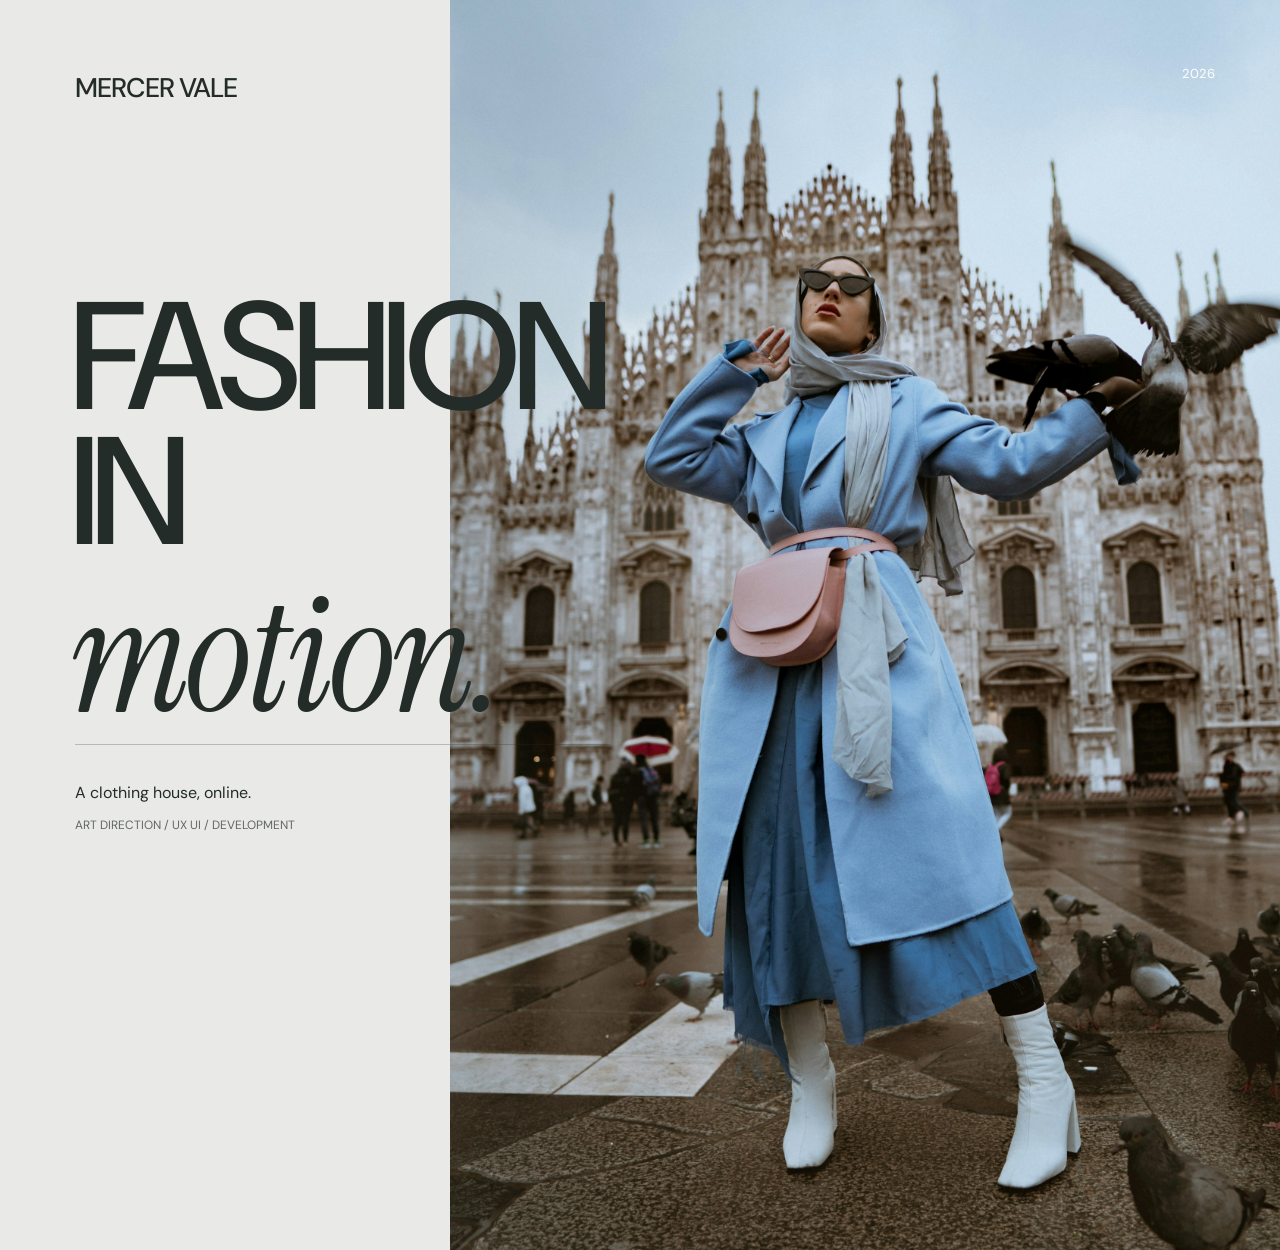
<file: контент/превью.html>
﻿<!doctype html><html lang="en"><head><meta charset="utf-8"><title>MERCER VALE — Preview</title><link href="https://fonts.googleapis.com/css2?family=DM+Sans:wght@400;500;600;700&family=Instrument+Serif:ital@0;1&display=swap" rel="stylesheet"><style>*{box-sizing:border-box}body{margin:0;width:1600px;height:1250px;overflow:hidden;background:#e9e9e7;color:#232c29;font-family:'DM Sans',Arial,sans-serif}.photo{position:absolute;right:0;top:0;width:830px;height:1250px;object-fit:cover;object-position:51% 28%}.photo-shade{position:absolute;right:0;top:0;width:830px;height:1250px;background:linear-gradient(90deg,#14211f20,transparent 45%)}.brand{position:absolute;top:70px;left:75px;font-size:27px;font-weight:500;letter-spacing:-.04em}.type{position:absolute;left:70px;top:290px;font-size:153px;font-weight:500;letter-spacing:-.05em;line-height:.88;margin:0;z-index:2}.type em{display:block;font:italic 160px/.86 'Instrument Serif',Georgia,serif;letter-spacing:-.025em;margin-top:30px}.bottom{position:absolute;bottom:65px;left:75px;font-size:16px;line-height:1.7}.bottom span{display:block;font-size:12px;margin-top:8px;color:#62685f}.corner{position:absolute;top:65px;right:65px;color:#fff;font-size:13px}.rule{position:absolute;bottom:155px;left:75px;width:535px;height:1px;background:#232c2940}</style></head><body><img class="photo" src="../assets/campaign.jpg" alt=""><div class="photo-shade"></div><div class="brand">MERCER VALE</div><div class="corner">2026</div><h1 class="type">FASHION<br>IN <em>motion.</em></h1><div class="rule"></div><div class="bottom">A clothing house, online.<span>ART DIRECTION / UX UI / DEVELOPMENT</span></div></body></html>
</file>
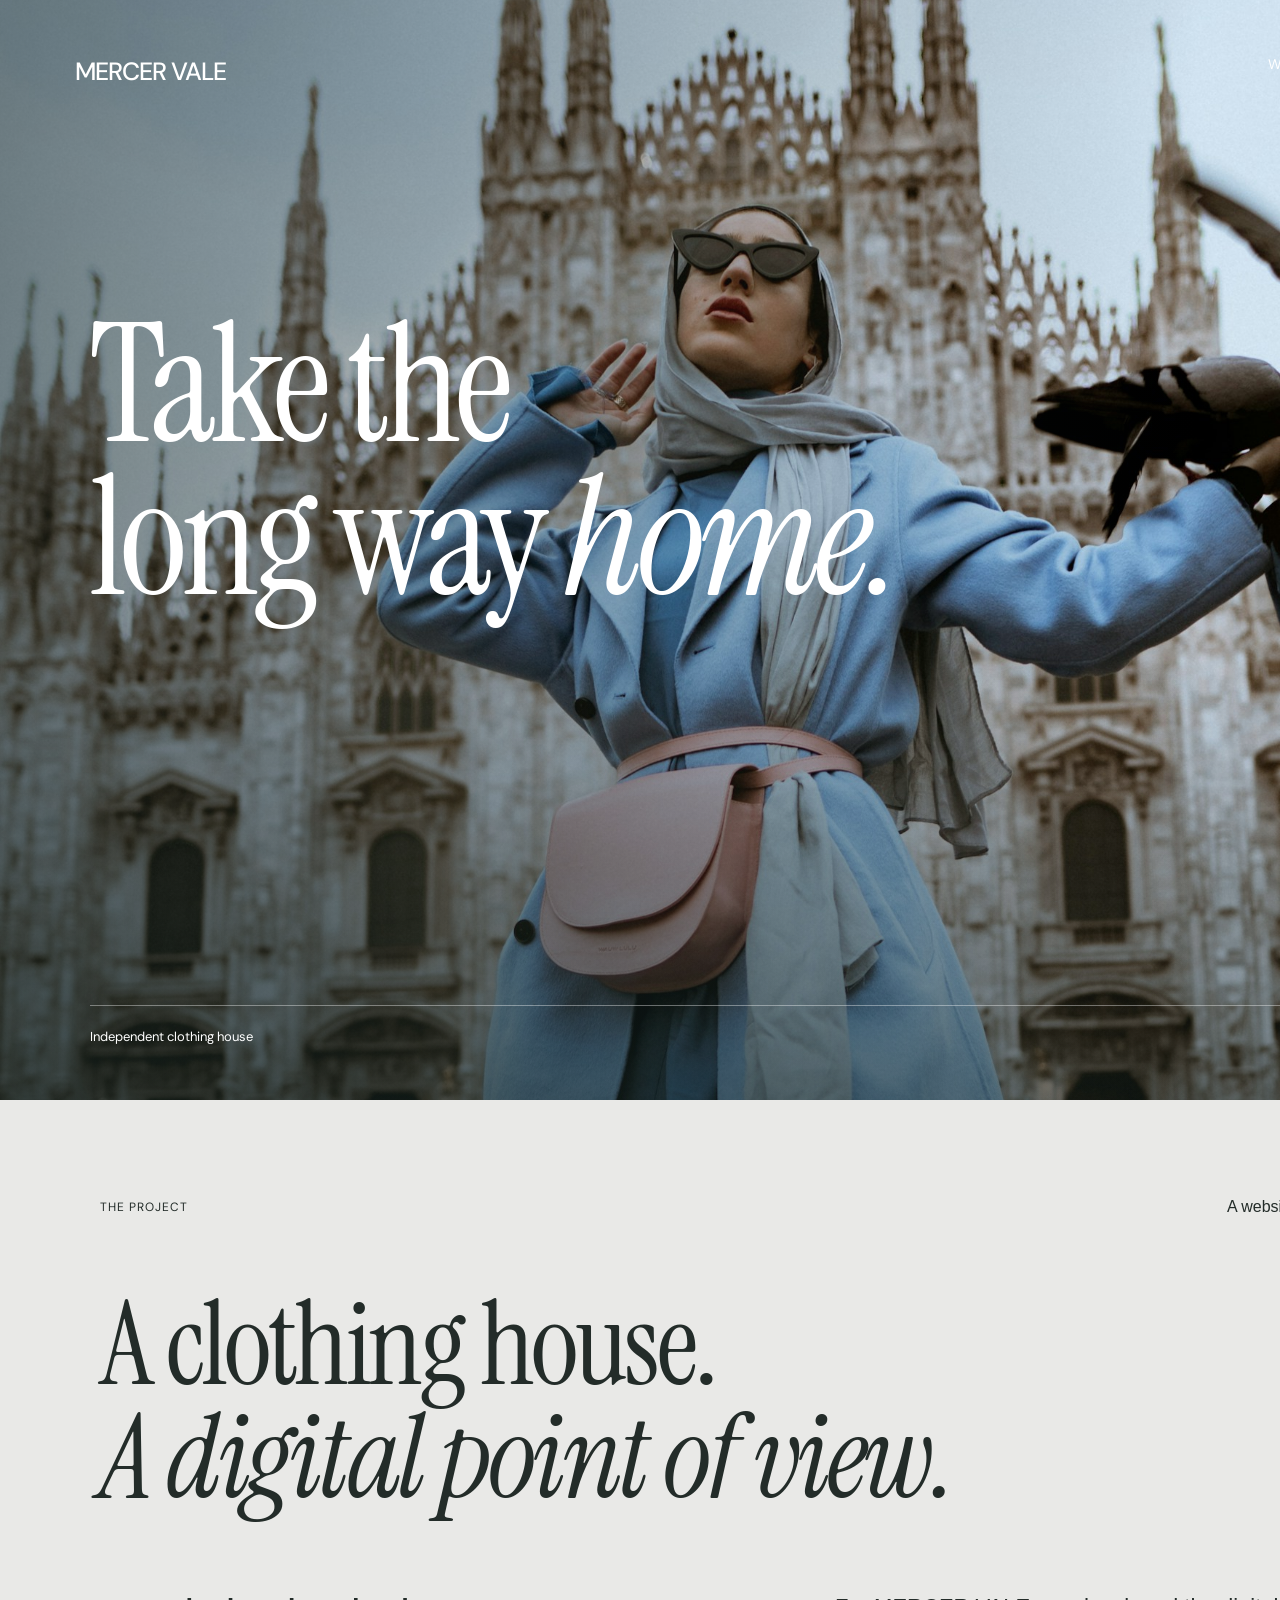
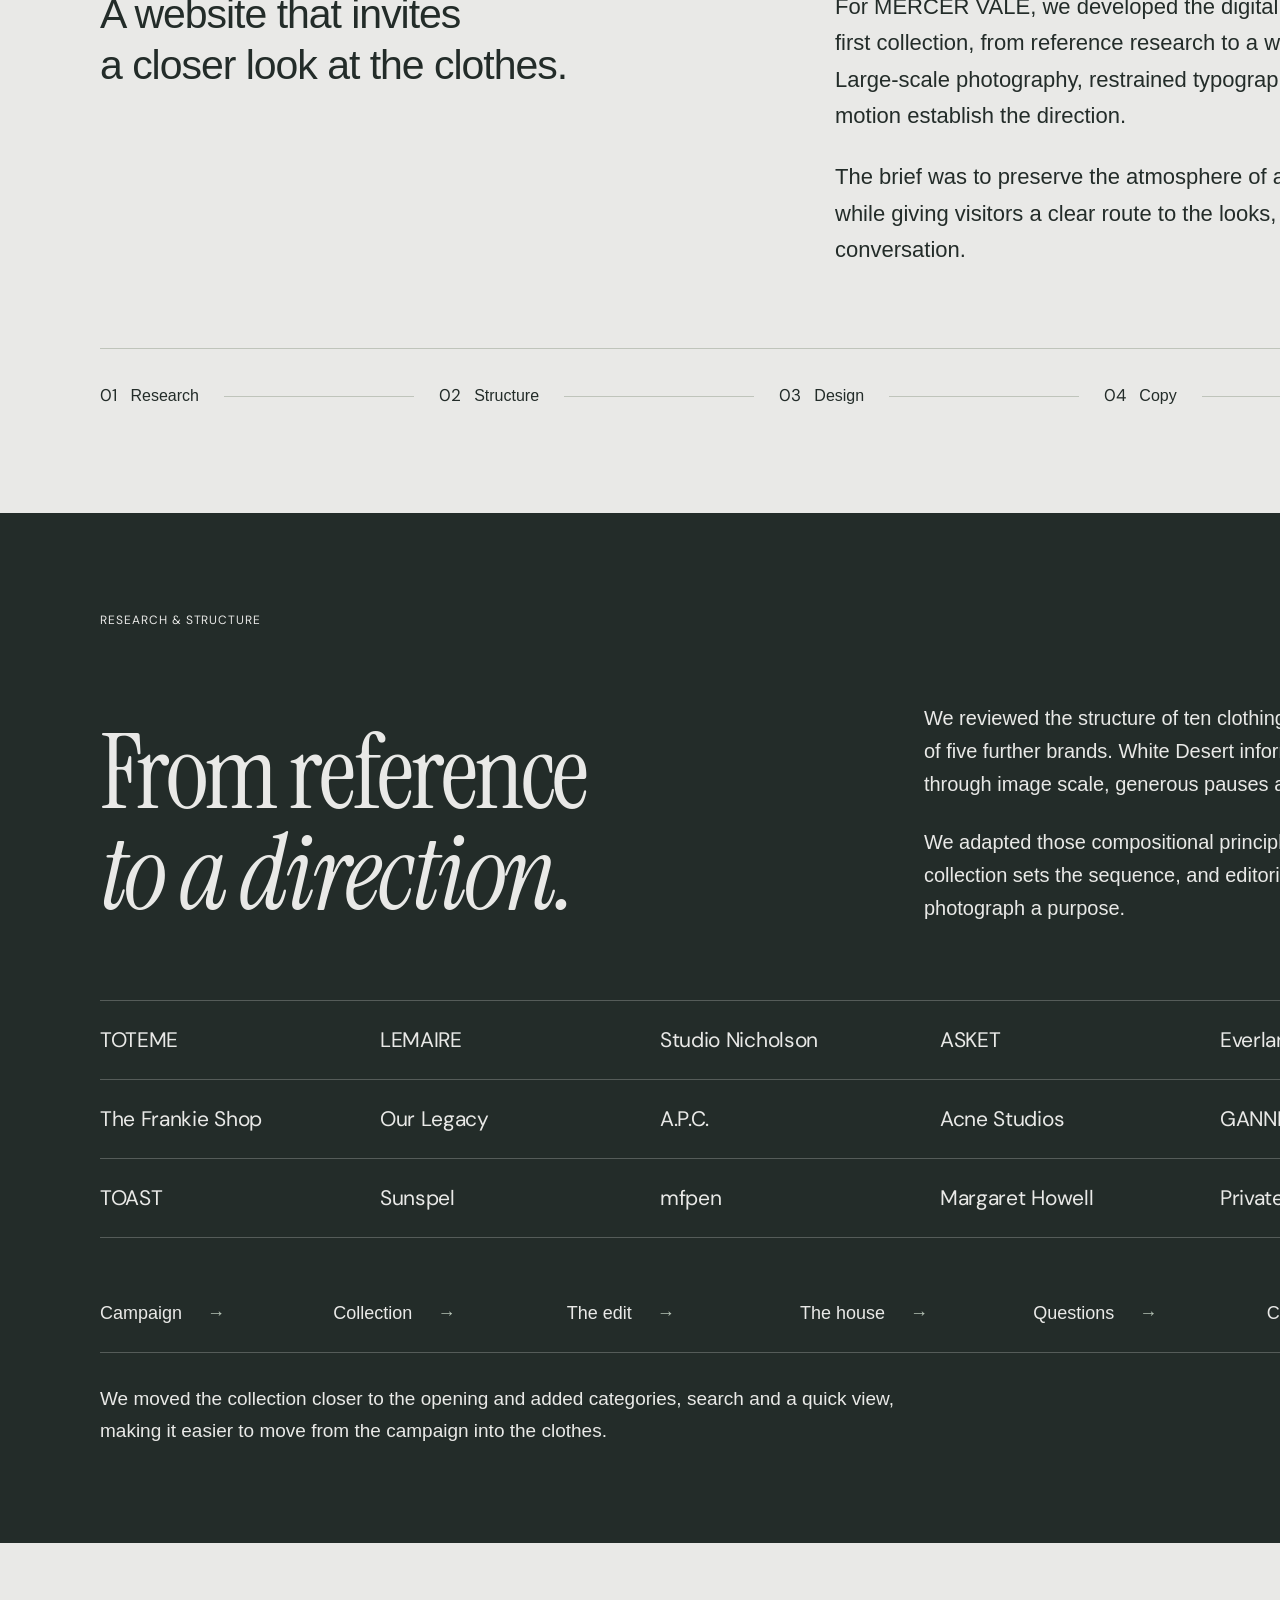
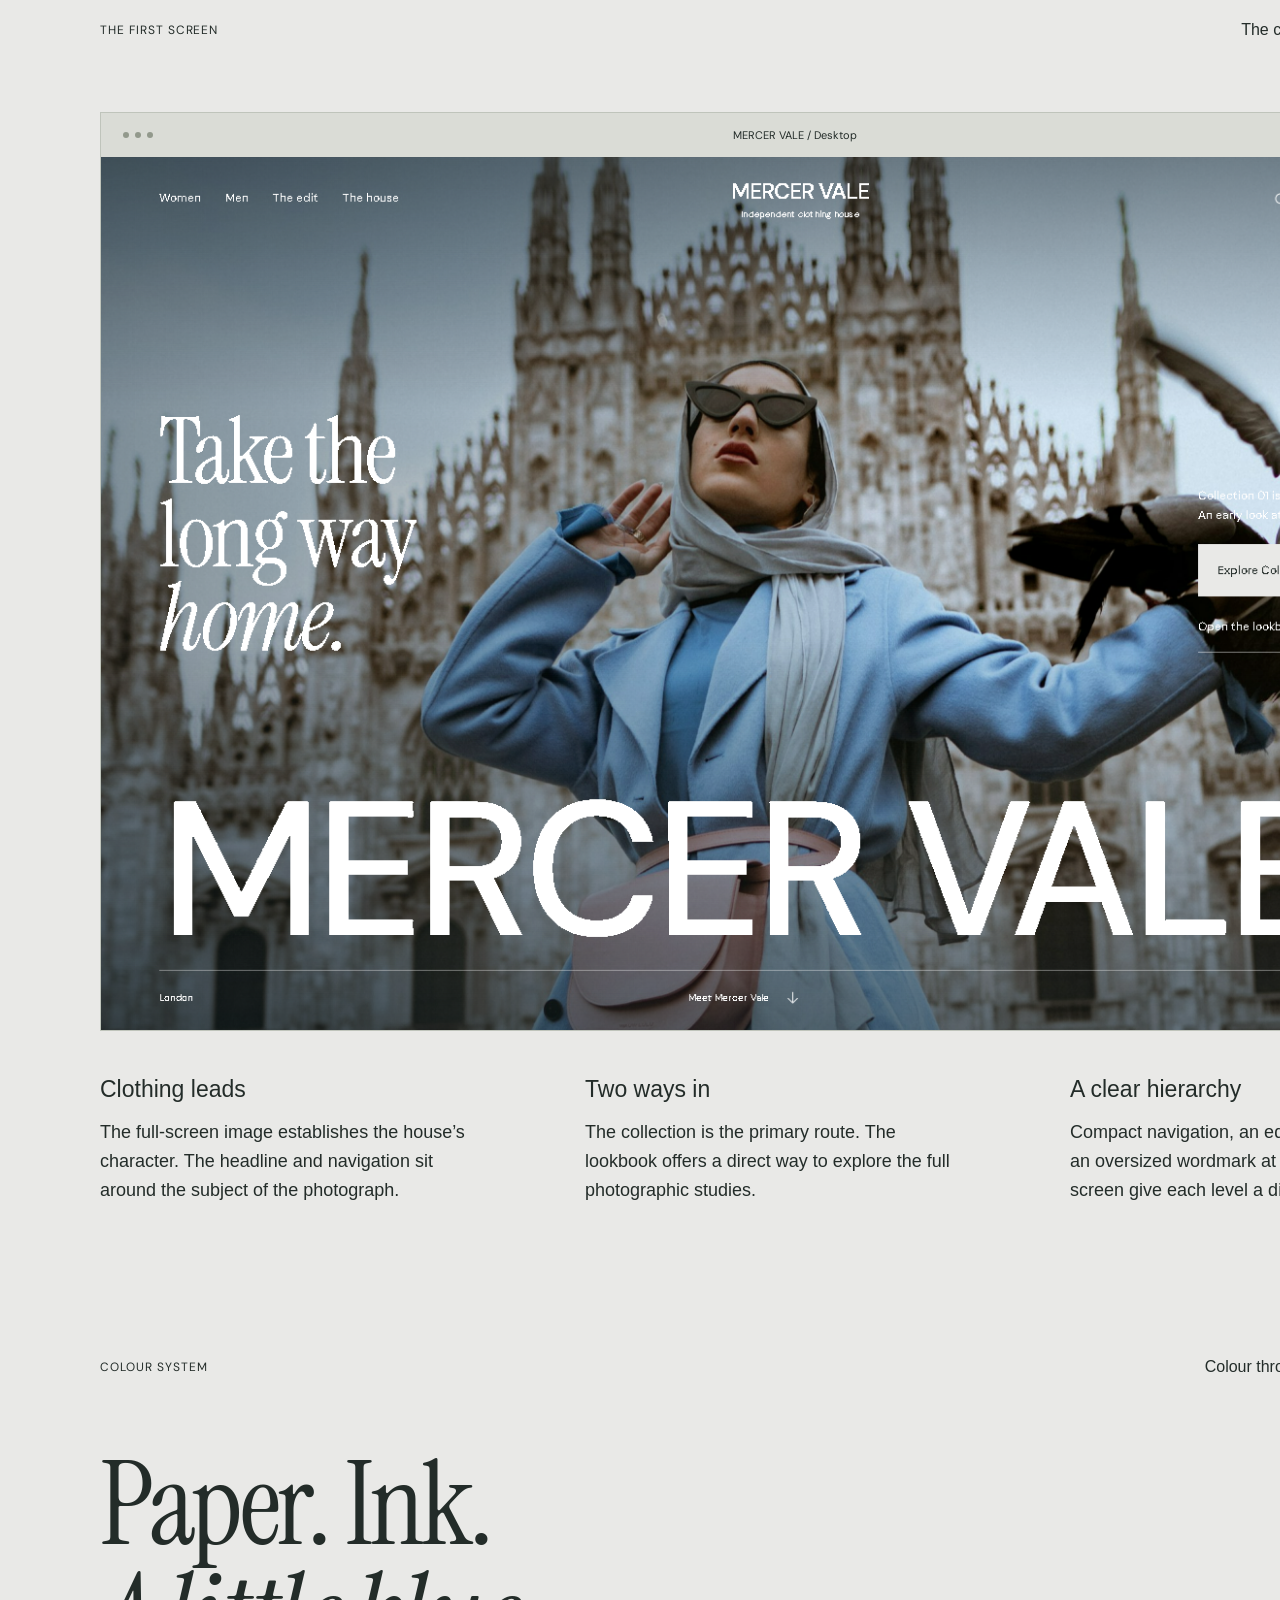
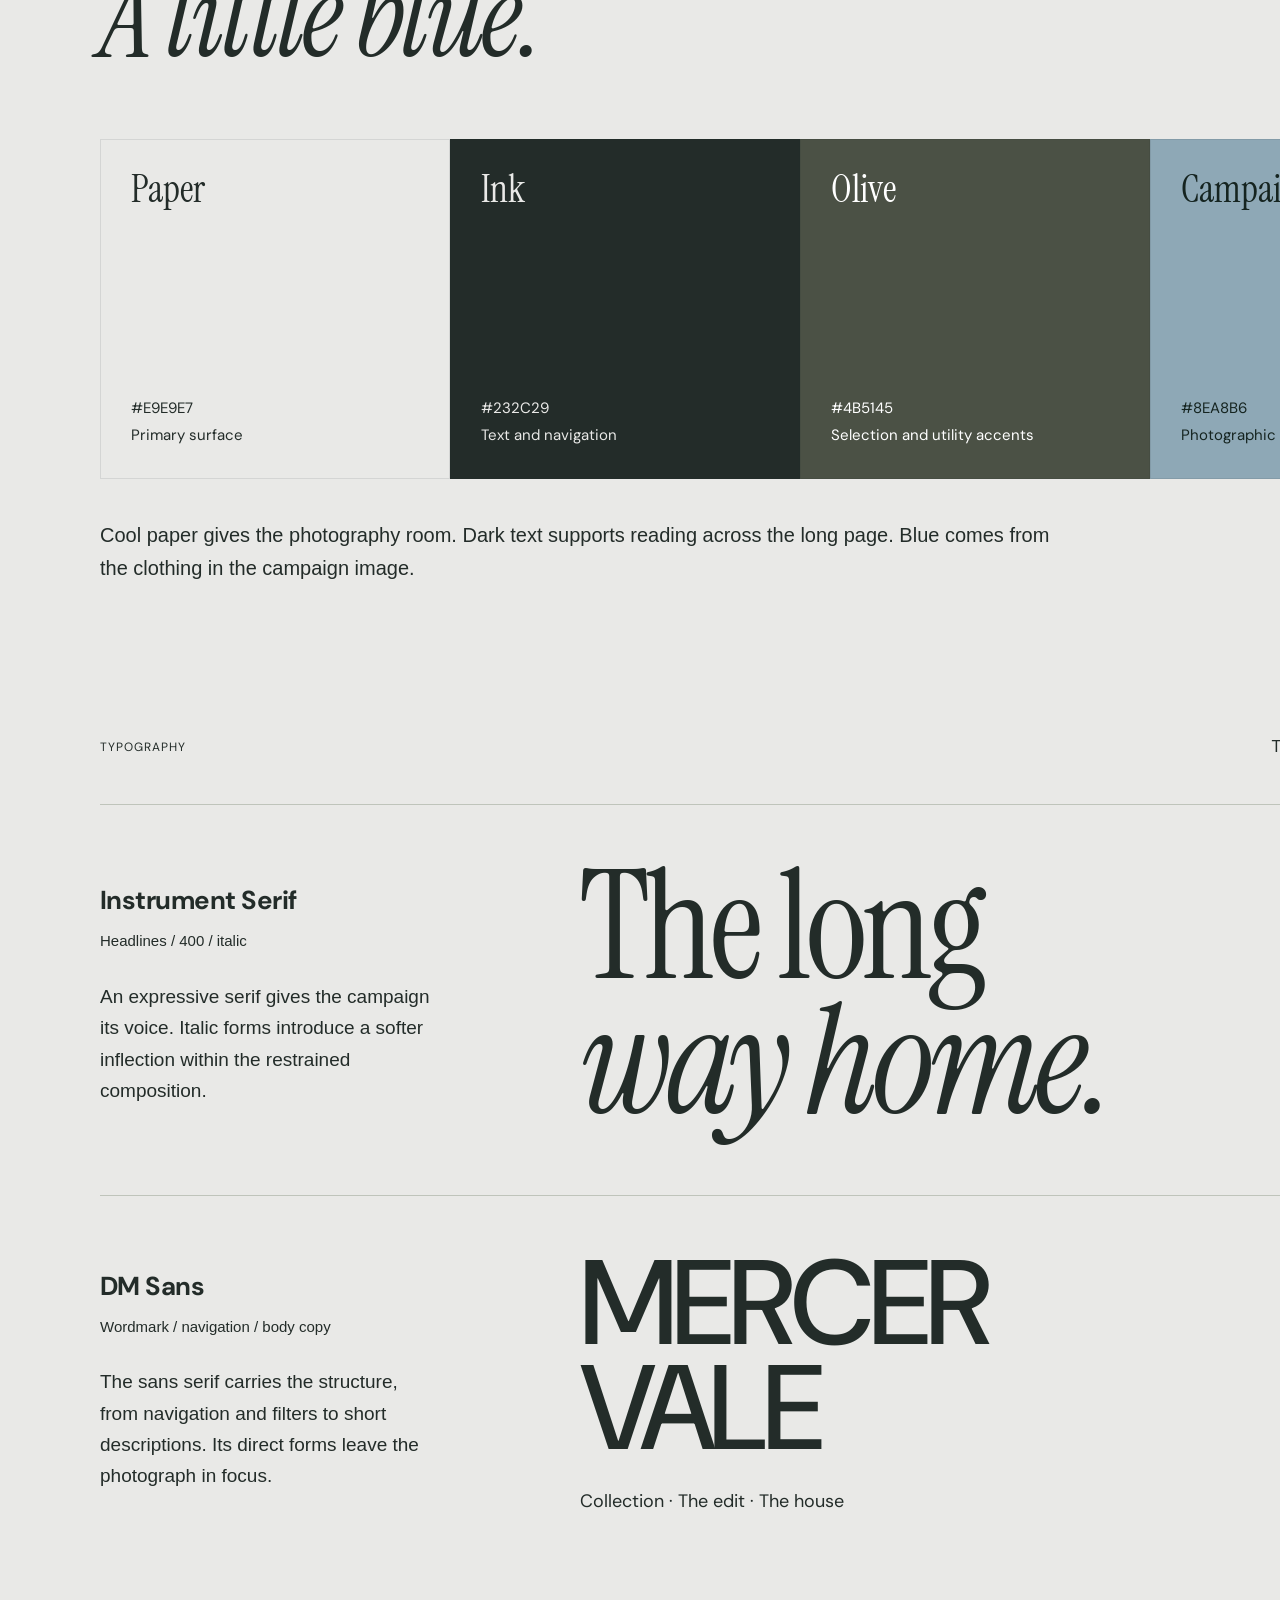
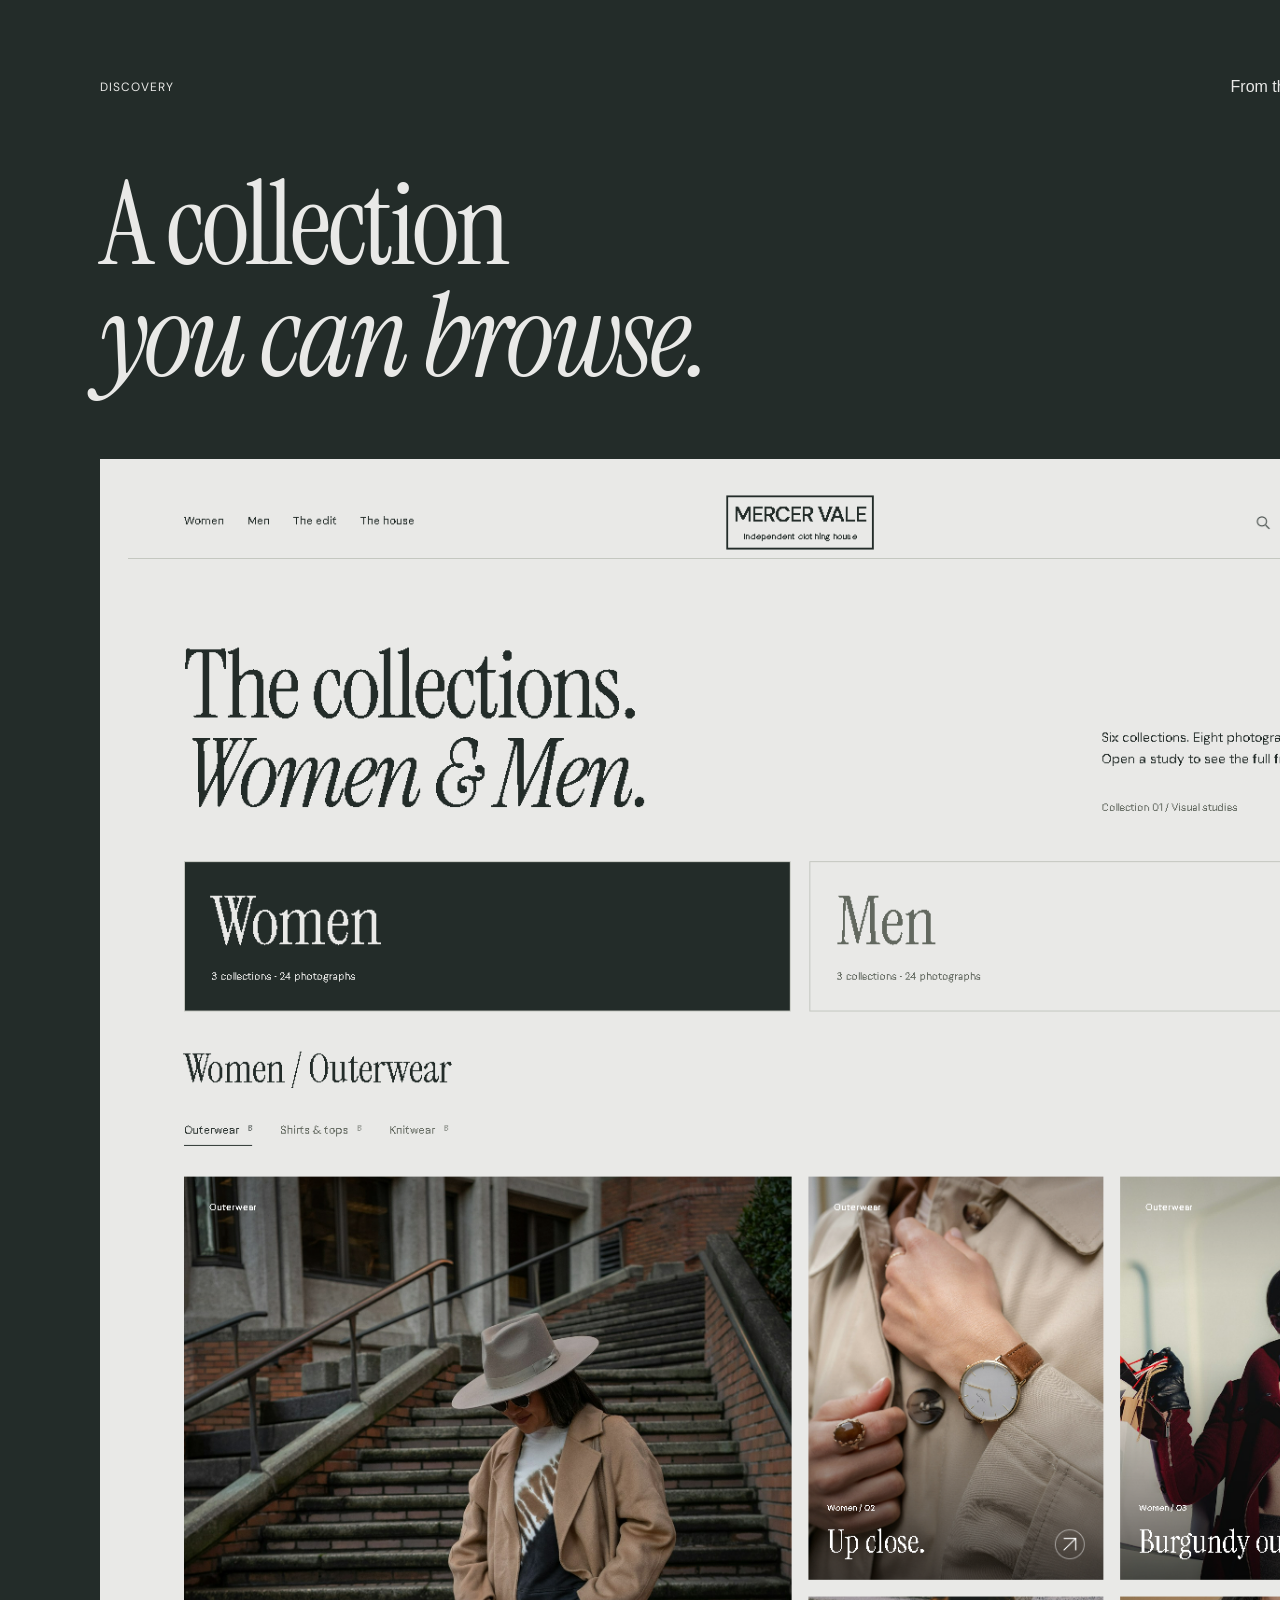
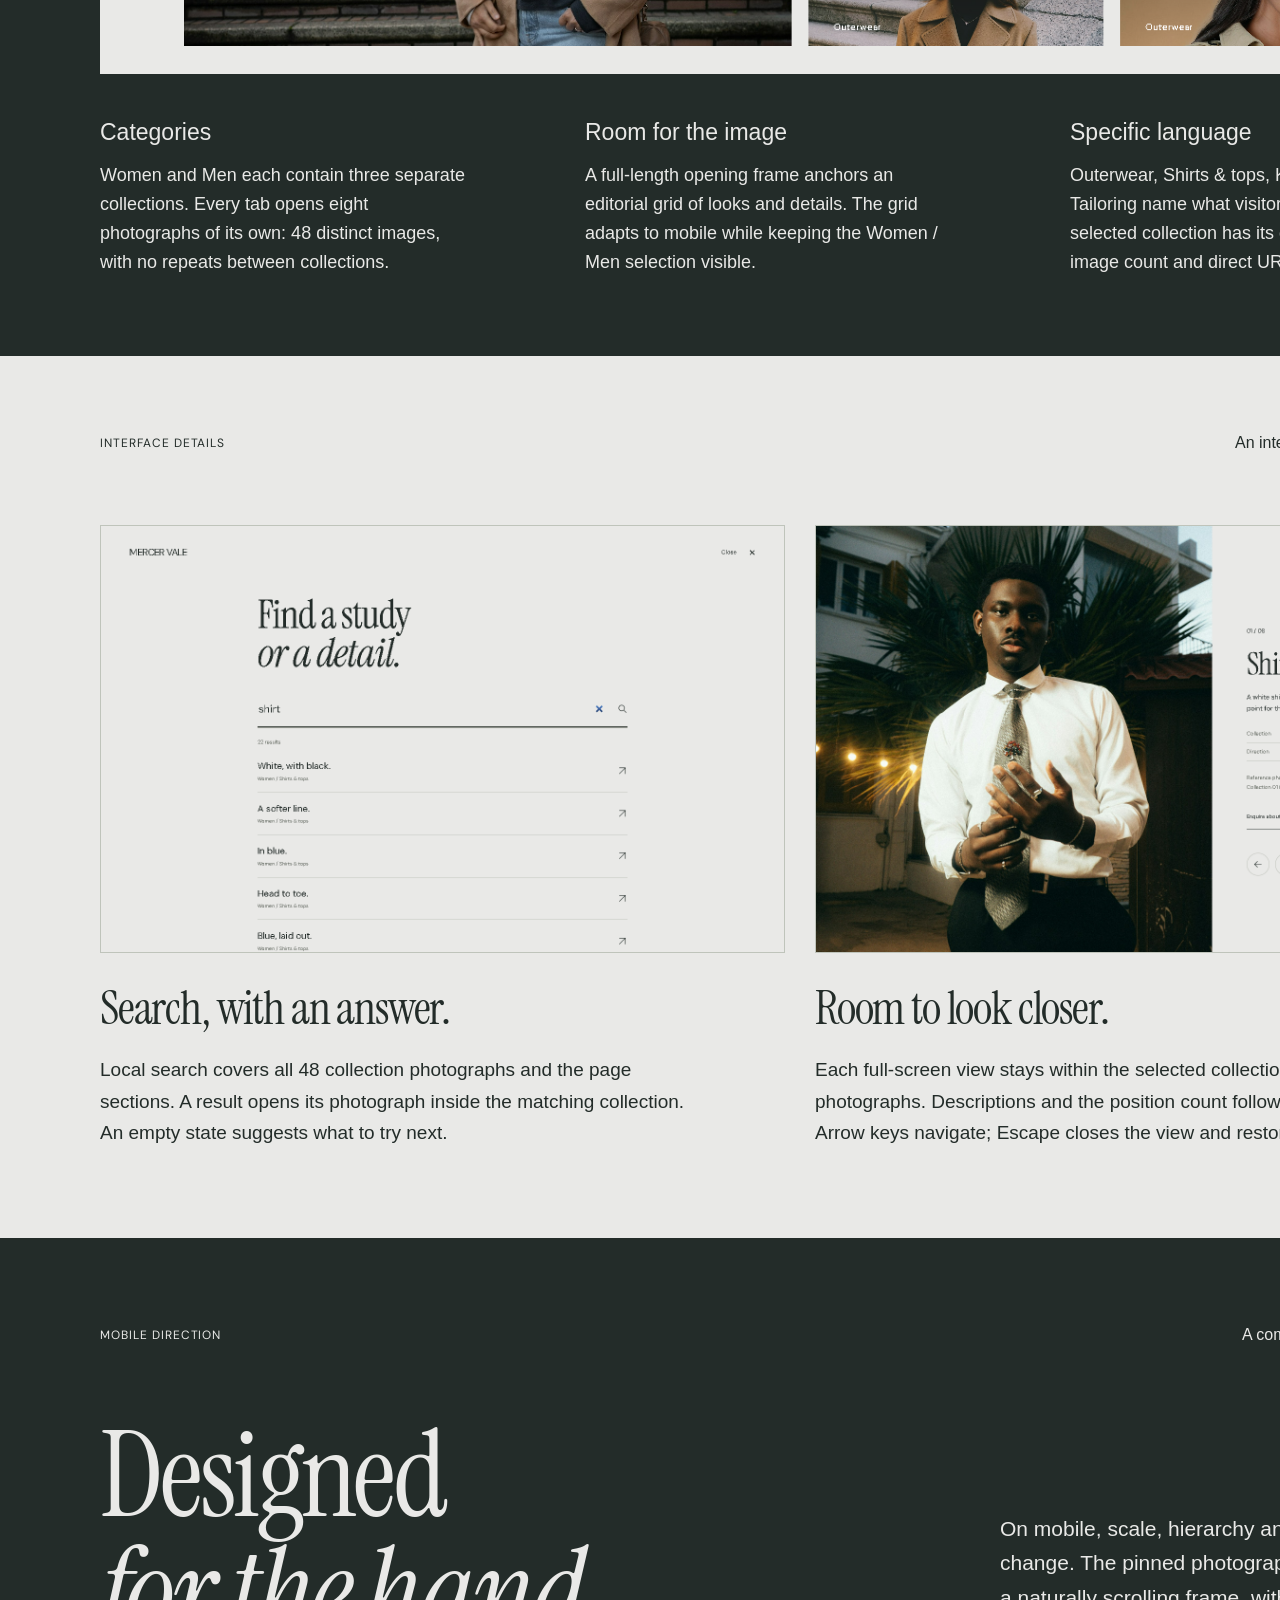
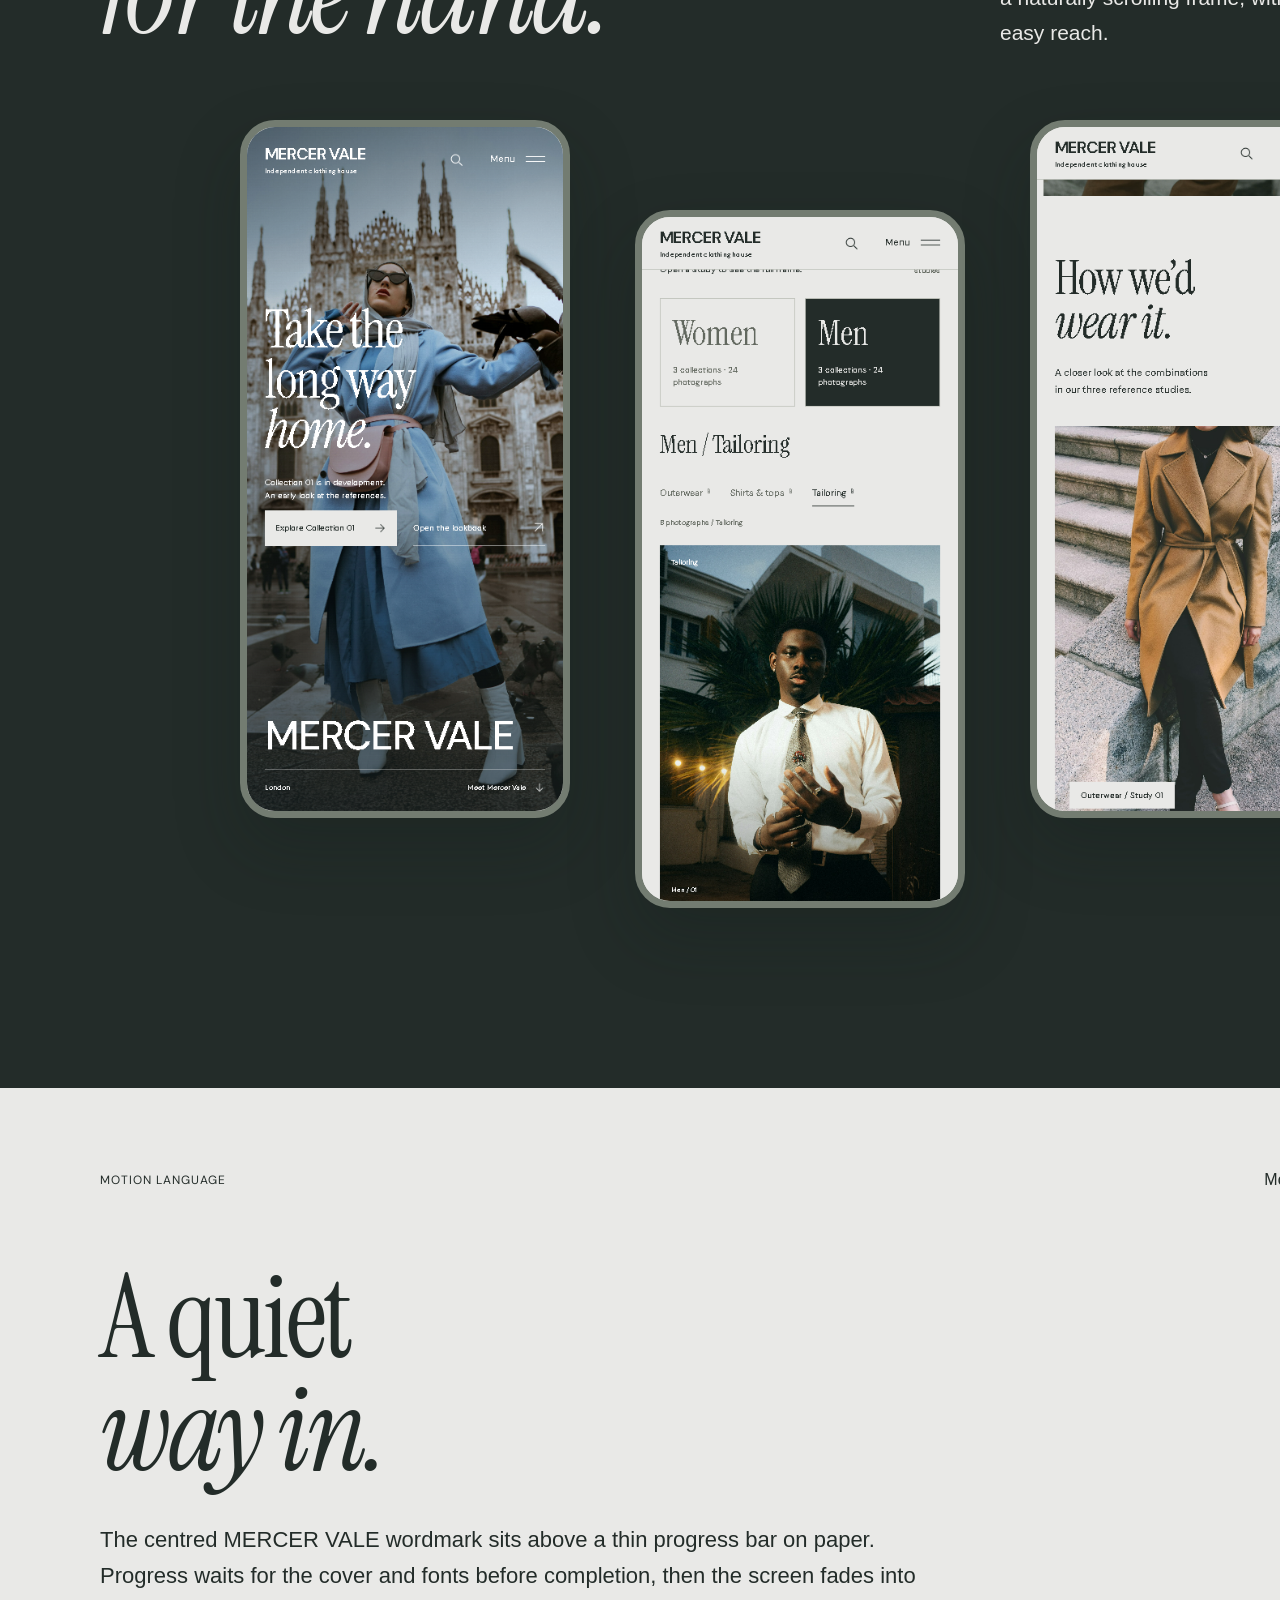
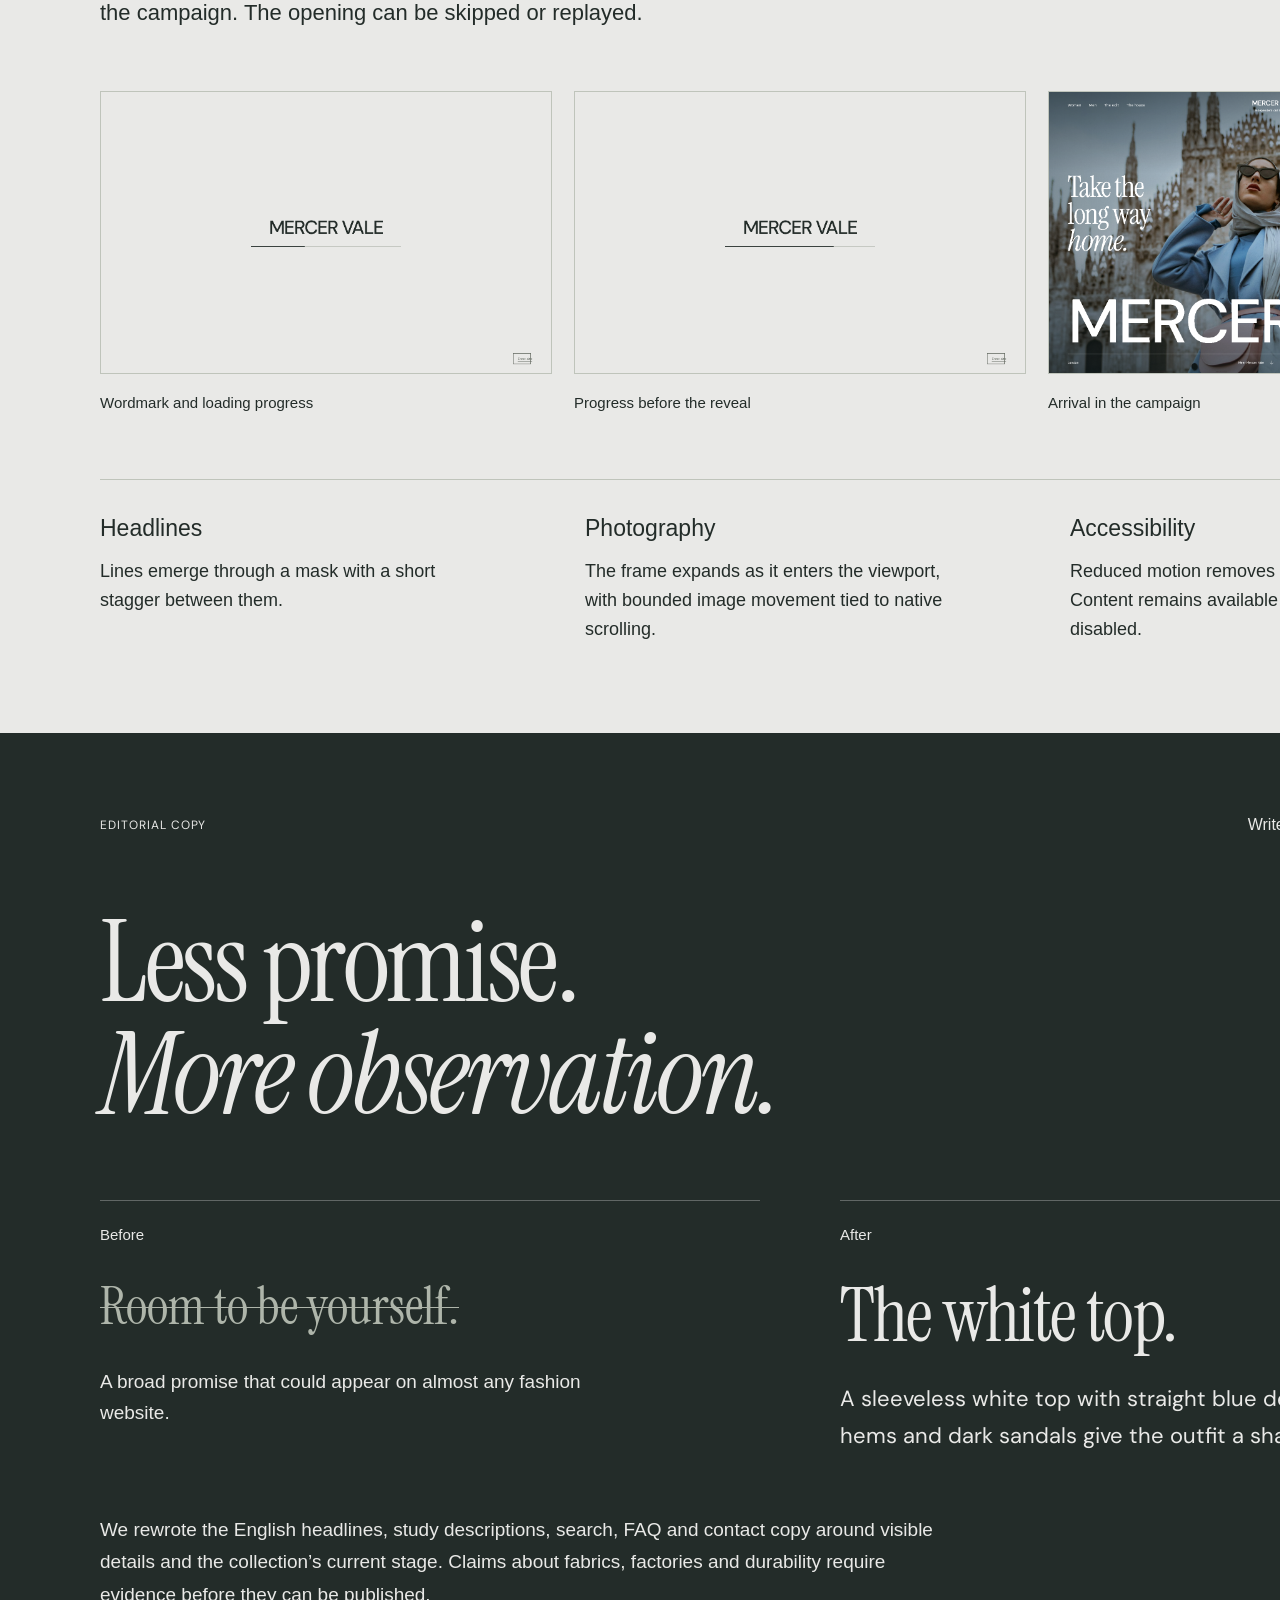
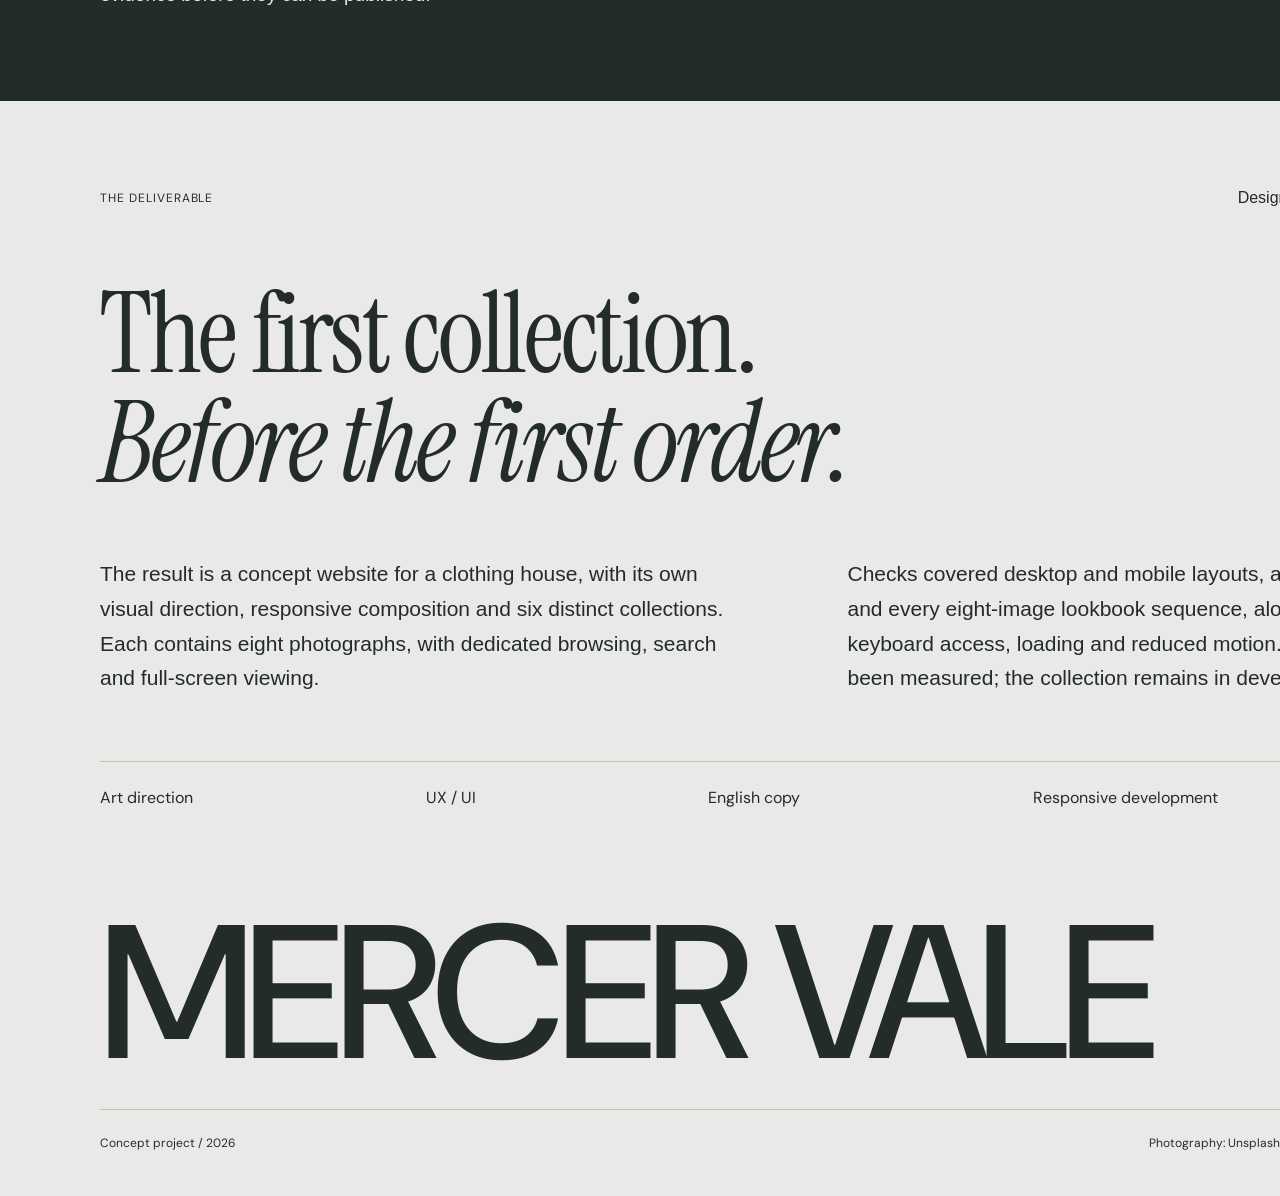
<file: контент/проект-en.html>
<!doctype html>
<html lang="en"><head><meta charset="utf-8"><title>MERCER VALE — Behance case</title><link rel="preconnect" href="https://fonts.googleapis.com"><link href="https://fonts.googleapis.com/css2?family=DM+Sans:wght@400;500;600;700&family=Instrument+Serif:ital@0;1&display=swap" rel="stylesheet"><link rel="stylesheet" href="case-en.css"></head><body>
<main class="case">
<section class="opening panel"><img src="../assets/campaign.jpg" alt=""><div class="opening-shade"></div><div class="opening-top"><span>MERCER VALE</span><span>Website concept · Art direction · Motion</span></div><h1>Take the<br>long way <em>home.</em></h1><div class="opening-bottom"><span>Independent clothing house</span><span>Digital case study / 2026</span></div></section>
<section class="brief panel paper"><div class="section-meta"><span>THE PROJECT</span><span>A website concept for a clothing house</span></div><h2>A clothing house.<br><em>A digital point of view.</em></h2><div class="brief-grid"><p class="lead-copy">A website that invites<br>a closer look at the clothes.</p><div class="body-copy"><p>For MERCER VALE, we developed the digital presentation of a first collection, from reference research to a working interface. Large-scale photography, restrained typography and connected motion establish the direction.</p><p>The brief was to preserve the atmosphere of a fashion campaign while giving visitors a clear route to the looks, the house and a conversation.</p></div></div><div class="process"><span><b>01</b> Research</span><i></i><span><b>02</b> Structure</span><i></i><span><b>03</b> Design</span><i></i><span><b>04</b> Copy</span><i></i><span><b>05</b> Motion</span></div></section>
<section class="research panel dark"><div class="section-meta"><span>RESEARCH & STRUCTURE</span><span>Structure before composition</span></div><div class="research-head"><h2>From reference<br><em>to a direction.</em></h2><div class="body-copy"><p>We reviewed the structure of ten clothing stores and the writing of five further brands. White Desert informed the composition through image scale, generous pauses and changes in framing.</p><p>We adapted those compositional principles to clothing: the collection sets the sequence, and editorial detail gives each photograph a purpose.</p></div></div><div class="brand-list"><span>TOTEME</span><span>LEMAIRE</span><span>Studio Nicholson</span><span>ASKET</span><span>Everlane</span><span>The Frankie Shop</span><span>Our Legacy</span><span>A.P.C.</span><span>Acne Studios</span><span>GANNI</span><span>TOAST</span><span>Sunspel</span><span>mfpen</span><span>Margaret Howell</span><span>Private White V.C.</span></div><div class="structure-line"><span>Campaign</span><span>Collection</span><span>The edit</span><span>The house</span><span>Questions</span><span>Contact</span></div><p class="small-copy">We moved the collection closer to the opening and added categories, search and a quick view, making it easier to move from the campaign into the clothes.</p></section>
<section class="desktop-show panel paper"><div class="section-meta"><span>THE FIRST SCREEN</span><span>The campaign becomes an interface</span></div><div class="screen desktop-screen"><div class="screen-bar"><span class="dots"><i></i><i></i><i></i></span><span>MERCER VALE / Desktop</span><span>1440 px</span></div><img src="материалы/desktop.png" alt="The website opening screen"></div><div class="annotation-grid"><div><b>Clothing leads</b><p>The full-screen image establishes the house’s character. The headline and navigation sit around the subject of the photograph.</p></div><div><b>Two ways in</b><p>The collection is the primary route. The lookbook offers a direct way to explore the full photographic studies.</p></div><div><b>A clear hierarchy</b><p>Compact navigation, an editorial headline and an oversized wordmark at the foot of the screen give each level a distinct role.</p></div></div></section>
<section class="palette panel paper"><div class="section-meta"><span>COLOUR SYSTEM</span><span>Colour through surfaces and photography</span></div><h2>Paper. Ink.<br><em>A little blue.</em></h2><div class="swatches"><div style="background:#e9e9e7;color:#232c29"><b>Paper</b><span>#E9E9E7<br>Primary surface</span></div><div style="background:#232c29;color:#e9e9e7"><b>Ink</b><span>#232C29<br>Text and navigation</span></div><div style="background:#4b5145;color:#fff"><b>Olive</b><span>#4B5145<br>Selection and utility accents</span></div><div style="background:#8ea8b6;color:#152420"><b>Campaign blue</b><span>#8EA8B6<br>Photographic tone, not a UI token</span></div></div><p class="body-copy palette-note">Cool paper gives the photography room. Dark text supports reading across the long page. Blue comes from the clothing in the campaign image.</p></section>
<section class="typography panel paper"><div class="section-meta"><span>TYPOGRAPHY</span><span>Two typefaces with distinct roles</span></div><div class="type-row"><div class="type-caption"><b>Instrument Serif</b><span>Headlines / 400 / italic</span><p>An expressive serif gives the campaign its voice. Italic forms introduce a softer inflection within the restrained composition.</p></div><div class="type-sample serif">The long<br><em>way home.</em></div></div><div class="type-row sans-row"><div class="type-caption"><b>DM Sans</b><span>Wordmark / navigation / body copy</span><p>The sans serif carries the structure, from navigation and filters to short descriptions. Its direct forms leave the photograph in focus.</p></div><div class="type-sample sans">MERCER<br>VALE<span>Collection · The edit · The house</span></div></div></section>
<section class="collection-show panel dark"><div class="section-meta"><span>DISCOVERY</span><span>From the campaign to a specific piece</span></div><h2>A collection<br><em>you can browse.</em></h2><div class="collection-screen"><img src="материалы/collection.png" alt="Collection categories and visual studies"></div><div class="annotation-grid"><div><b>Categories</b><p>Women and Men each contain three separate collections. Every tab opens eight photographs of its own: 48 distinct images, with no repeats between collections.</p></div><div><b>Room for the image</b><p>A full-length opening frame anchors an editorial grid of looks and details. The grid adapts to mobile while keeping the Women / Men selection visible.</p></div><div><b>Specific language</b><p>Outerwear, Shirts & tops, Knitwear and Tailoring name what visitors will find. The selected collection has its own heading, eight-image count and direct URL.</p></div></div></section>
<section class="details panel paper"><div class="section-meta"><span>INTERFACE DETAILS</span><span>An interface that supports exploration</span></div><div class="details-grid"><div><img src="материалы/search.png" alt="Search across the studies"><h3>Search, with an answer.</h3><p class="body-copy">Local search covers all 48 collection photographs and the page sections. A result opens its photograph inside the matching collection. An empty state suggests what to try next.</p></div><div><img src="материалы/lookbook.png" alt="The full-screen lookbook"><h3>Room to look closer.</h3><p class="body-copy">Each full-screen view stays within the selected collection’s eight photographs. Descriptions and the position count follow the frame. Arrow keys navigate; Escape closes the view and restores focus.</p></div></div></section>
<section class="mobile panel dark"><div class="section-meta"><span>MOBILE DIRECTION</span><span>A composition for the smaller screen</span></div><div class="mobile-head"><h2>Designed<br><em>for the hand.</em></h2><p class="body-copy">On mobile, scale, hierarchy and image behaviour change. The pinned photographic passage becomes a naturally scrolling frame, with touch controls within easy reach.</p></div><div class="phones"><div class="phone"><img src="материалы/mobile-home.png" alt="The mobile opening screen"></div><div class="phone middle"><img src="материалы/mobile-collection.png" alt="The mobile collection"></div><div class="phone"><img src="материалы/mobile-edit.png" alt="The mobile styling edit"></div></div></section>
<section class="motion panel paper"><div class="section-meta"><span>MOTION LANGUAGE</span><span>Motion as part of the composition</span></div><h2>A quiet<br><em>way in.</em></h2><p class="body-copy motion-intro">The centred MERCER VALE wordmark sits above a thin progress bar on paper. Progress waits for the cover and fonts before completion, then the screen fades into the campaign. The opening can be skipped or replayed.</p><div class="motion-frames"><figure><img src="материалы/loading.png" alt="The loading wordmark"><figcaption>Wordmark and loading progress</figcaption></figure><figure><img src="материалы/opening.png" alt="Preparation in progress"><figcaption>Progress before the reveal</figcaption></figure><figure><img src="материалы/desktop.png" alt="The campaign after loading"><figcaption>Arrival in the campaign</figcaption></figure></div><div class="motion-rules"><div><b>Headlines</b><p>Lines emerge through a mask with a short stagger between them.</p></div><div><b>Photography</b><p>The frame expands as it enters the viewport, with bounded image movement tied to native scrolling.</p></div><div><b>Accessibility</b><p>Reduced motion removes spatial effects. Content remains available with animation disabled.</p></div></div></section>
<section class="copy panel dark"><div class="section-meta"><span>EDITORIAL COPY</span><span>Write about the clothes in the frame</span></div><h2>Less promise.<br><em>More observation.</em></h2><div class="copy-compare"><div><span class="copy-label">Before</span><p class="old-copy">Room to be yourself.</p><p class="body-copy">A broad promise that could appear on almost any fashion website.</p></div><div><span class="copy-label">After</span><h3>The white top.</h3><p class="actual-copy">A sleeveless white top with straight blue denim. Raw hems and dark sandals give the outfit a sharper finish.</p></div></div><p class="small-copy">We rewrote the English headlines, study descriptions, search, FAQ and contact copy around visible details and the collection’s current stage. Claims about fabrics, factories and durability require evidence before they can be published.</p></section>
<section class="closing panel paper"><div class="section-meta"><span>THE DELIVERABLE</span><span>Design, copy and a working interface</span></div><h2>The first collection.<br><em>Before the first order.</em></h2><div class="closing-grid"><p class="body-copy">The result is a concept website for a clothing house, with its own visual direction, responsive composition and six distinct collections. Each contains eight photographs, with dedicated browsing, search and full-screen viewing.</p><p class="body-copy">Checks covered desktop and mobile layouts, all six collection tabs and every eight-image lookbook sequence, alongside search, keyboard access, loading and reduced motion. Sales impact has not been measured; the collection remains in development.</p></div><div class="delivery-list"><span>Art direction</span><span>UX / UI</span><span>English copy</span><span>Responsive development</span><span>Motion</span></div><p class="closing-wordmark">MERCER VALE</p><div class="credit"><span>Concept project / 2026</span><span>Photography: Unsplash · Composition reference: White Desert</span></div></section>
</main></body></html>
</file>
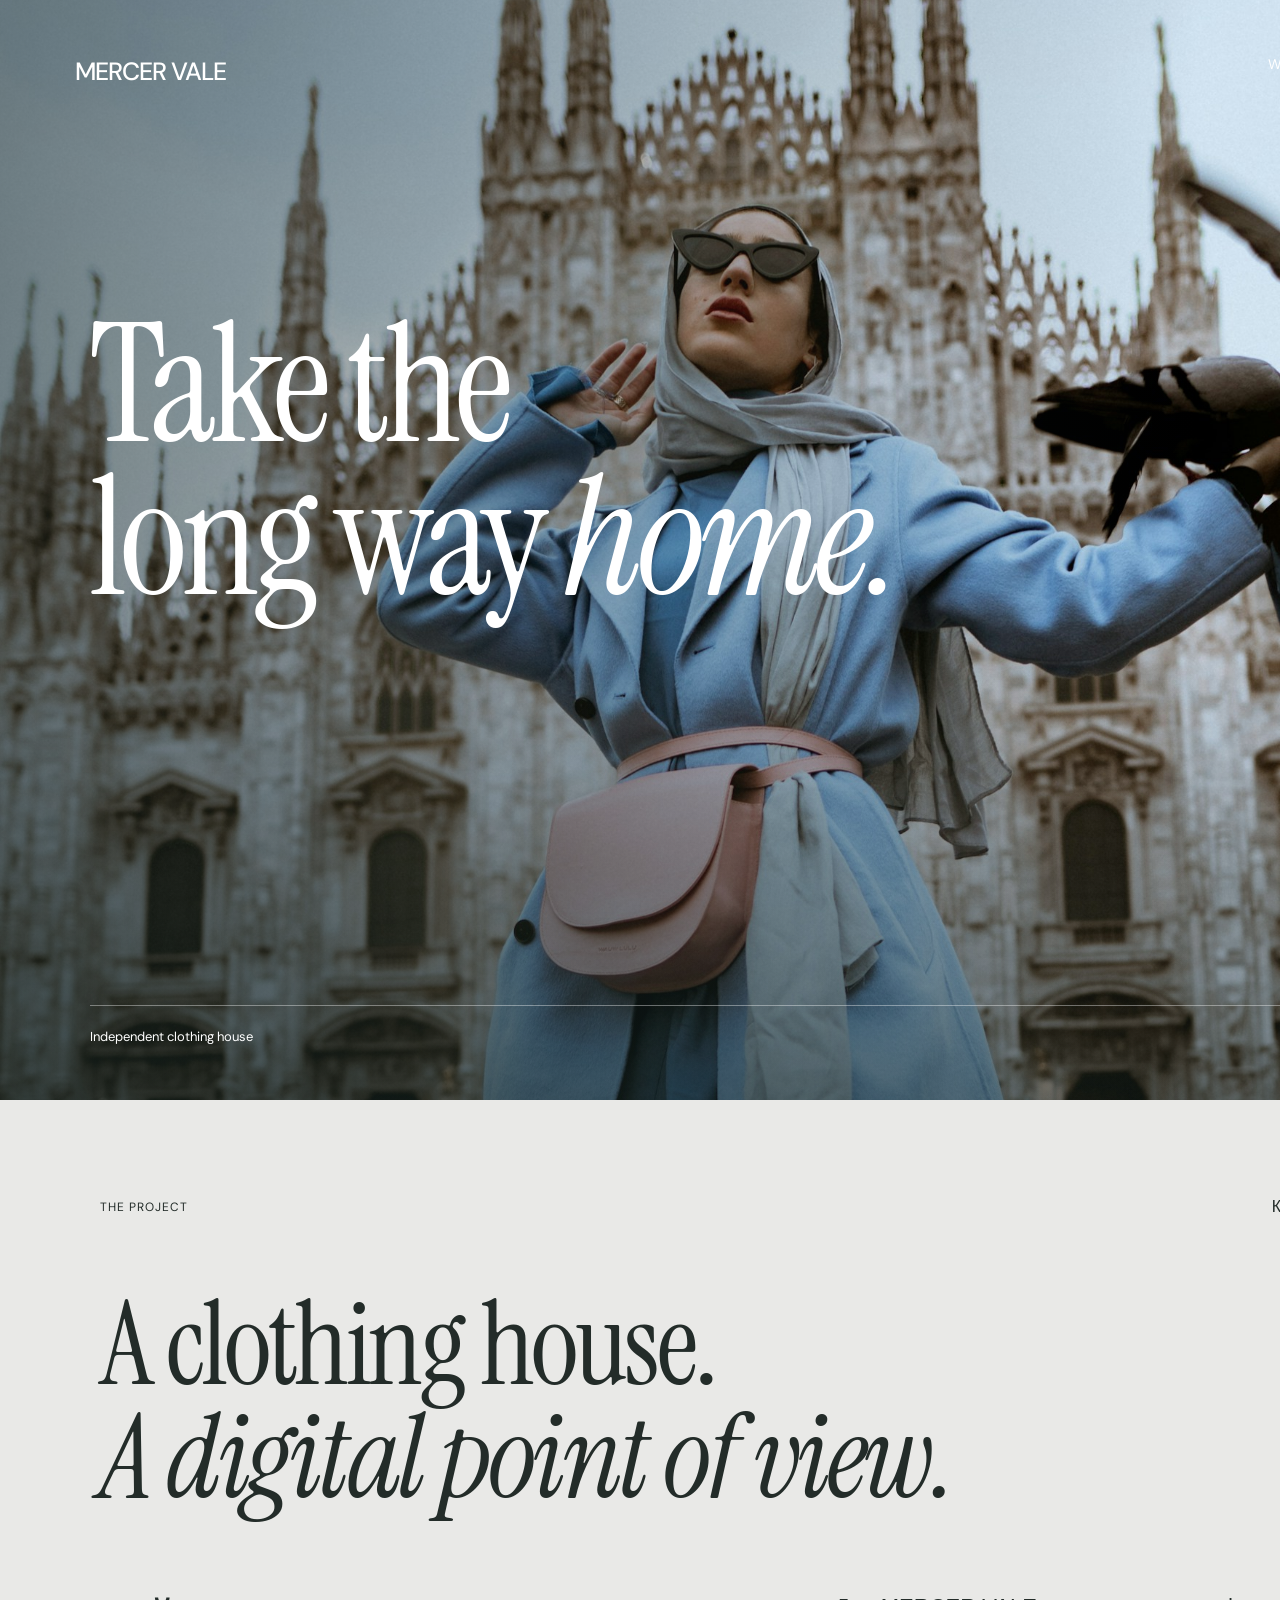
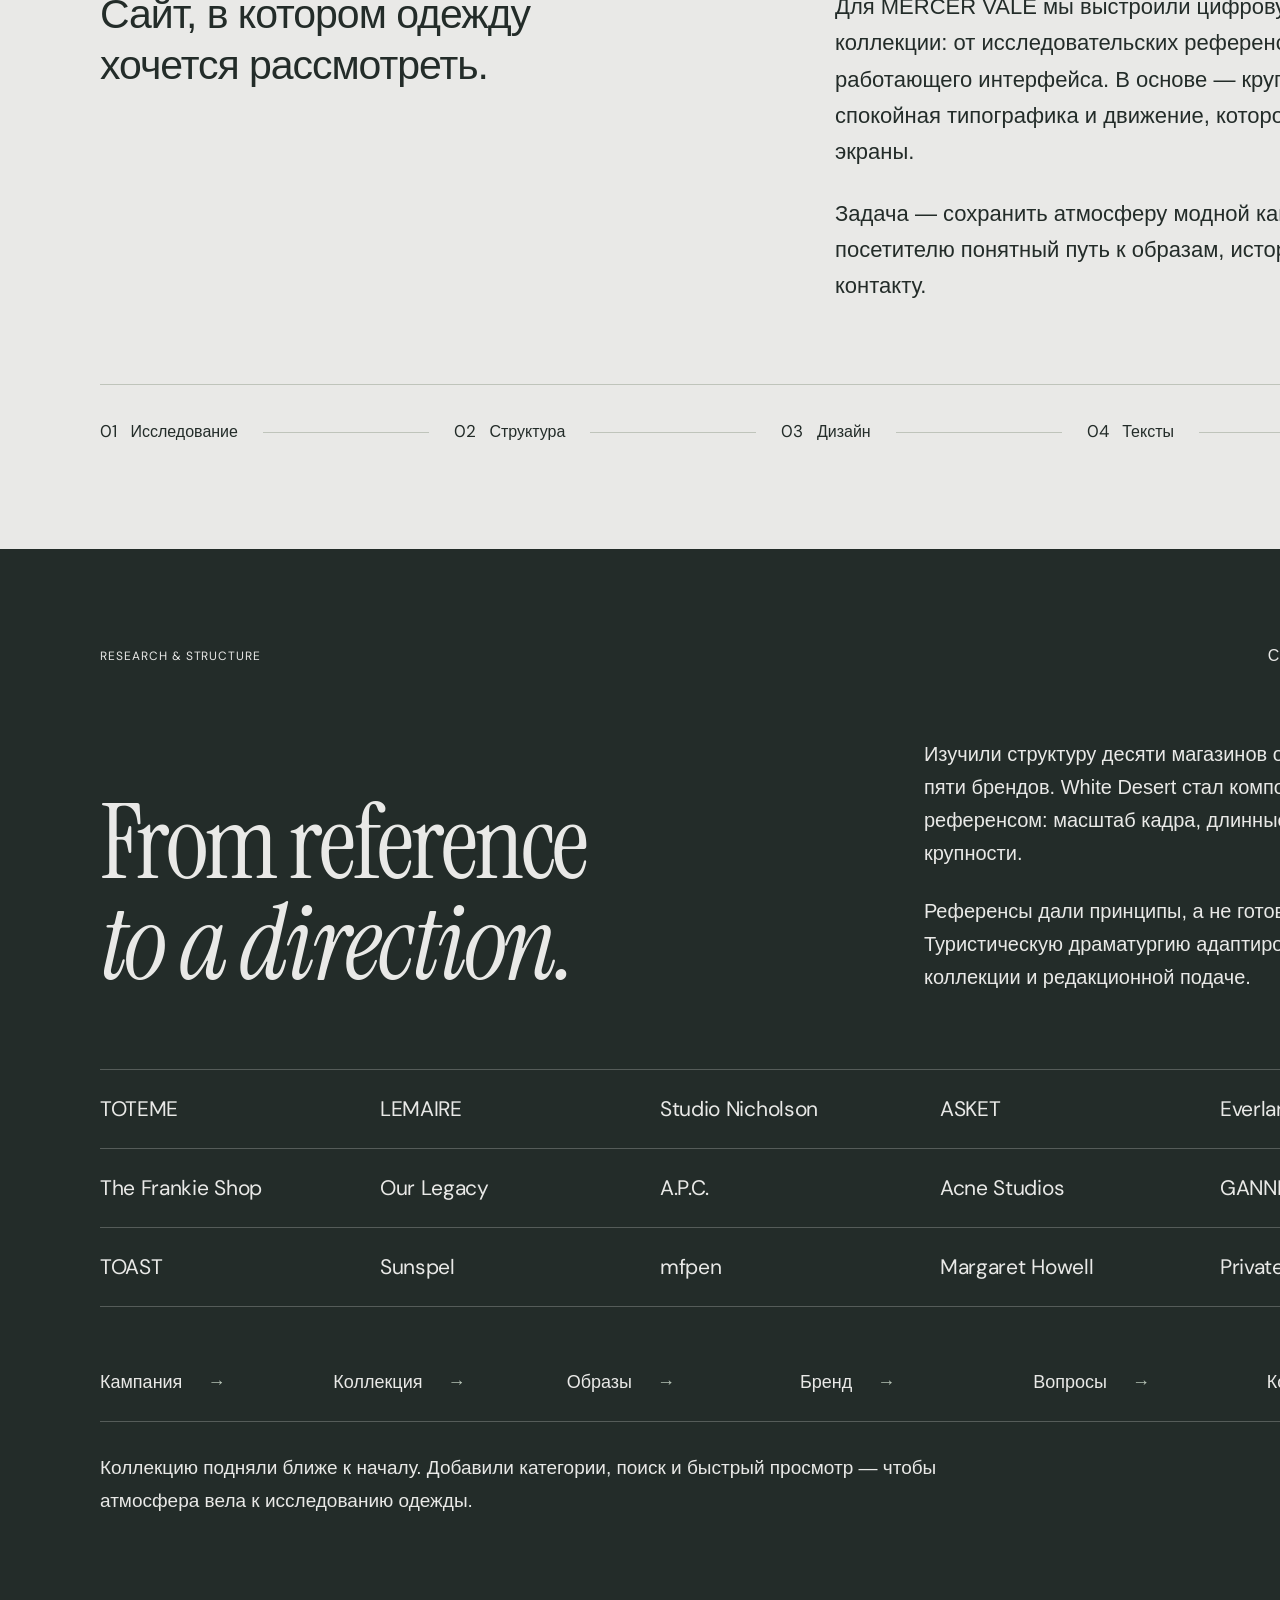
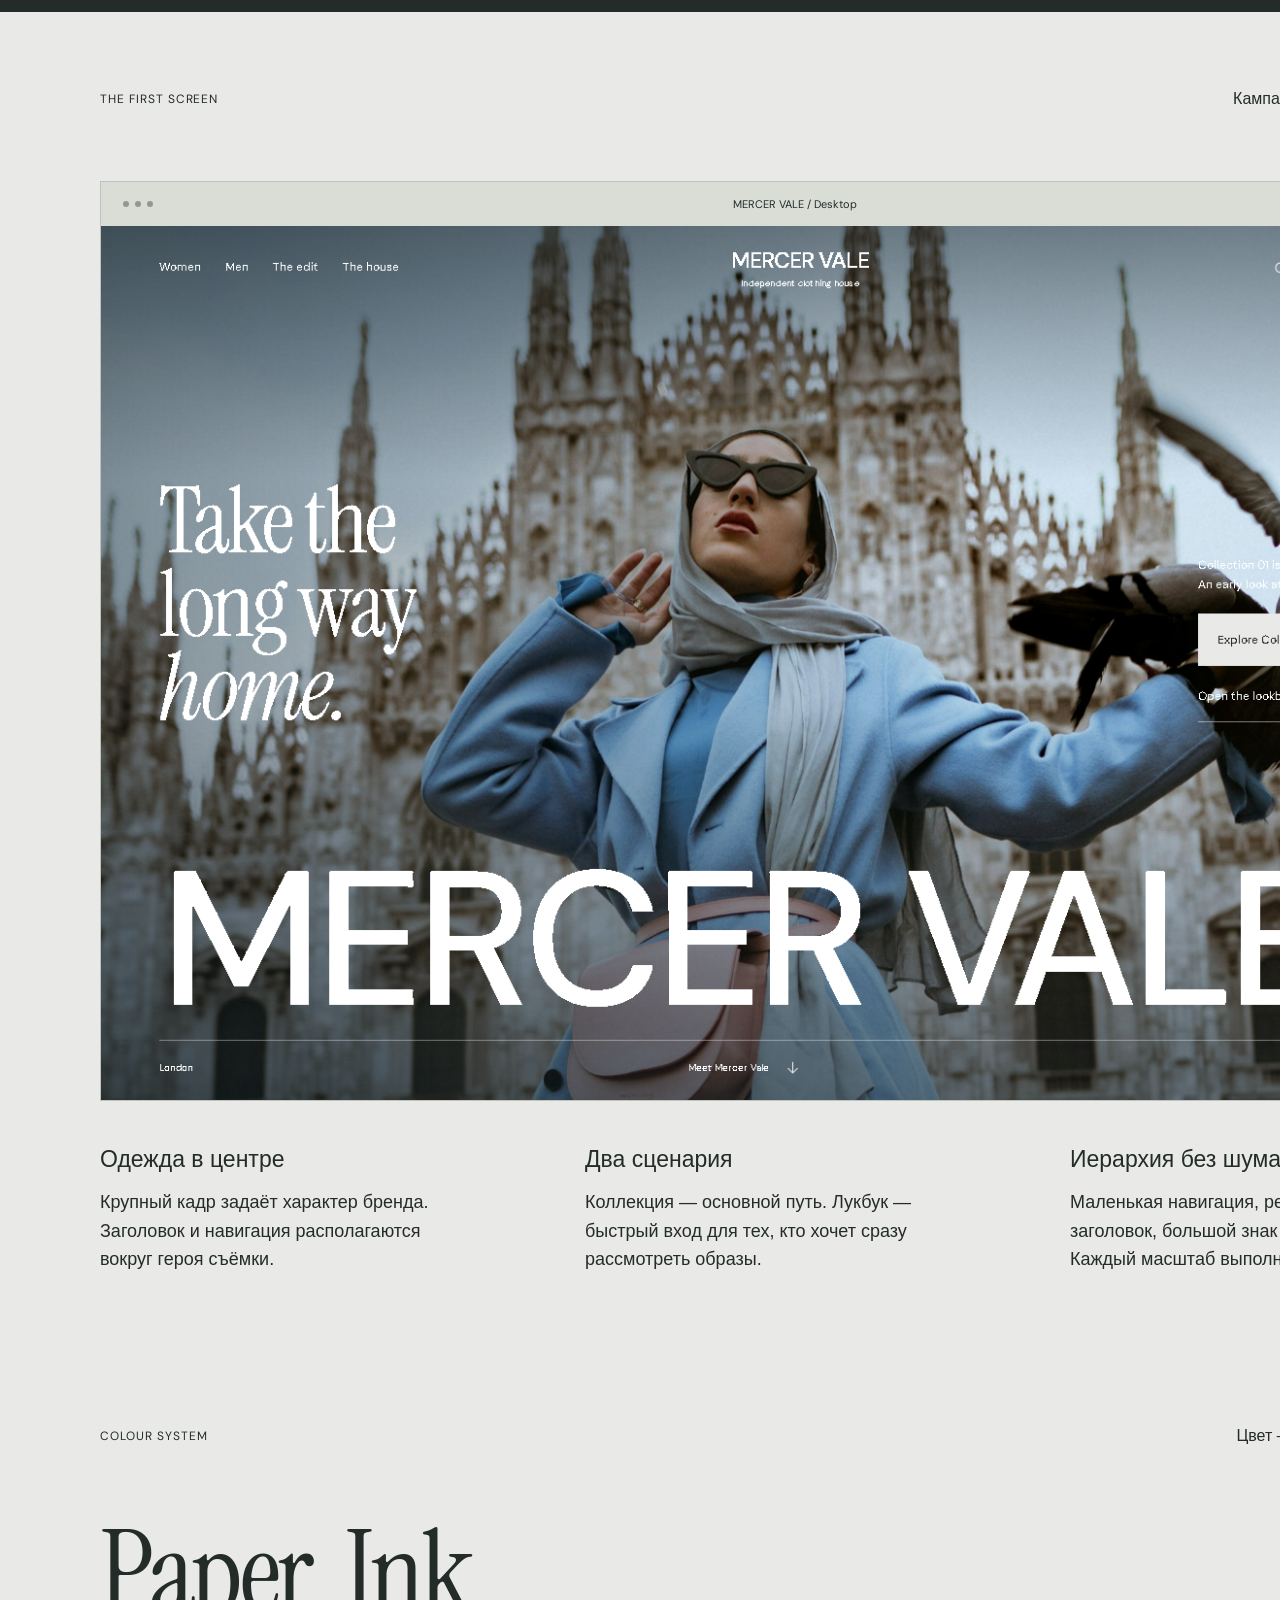
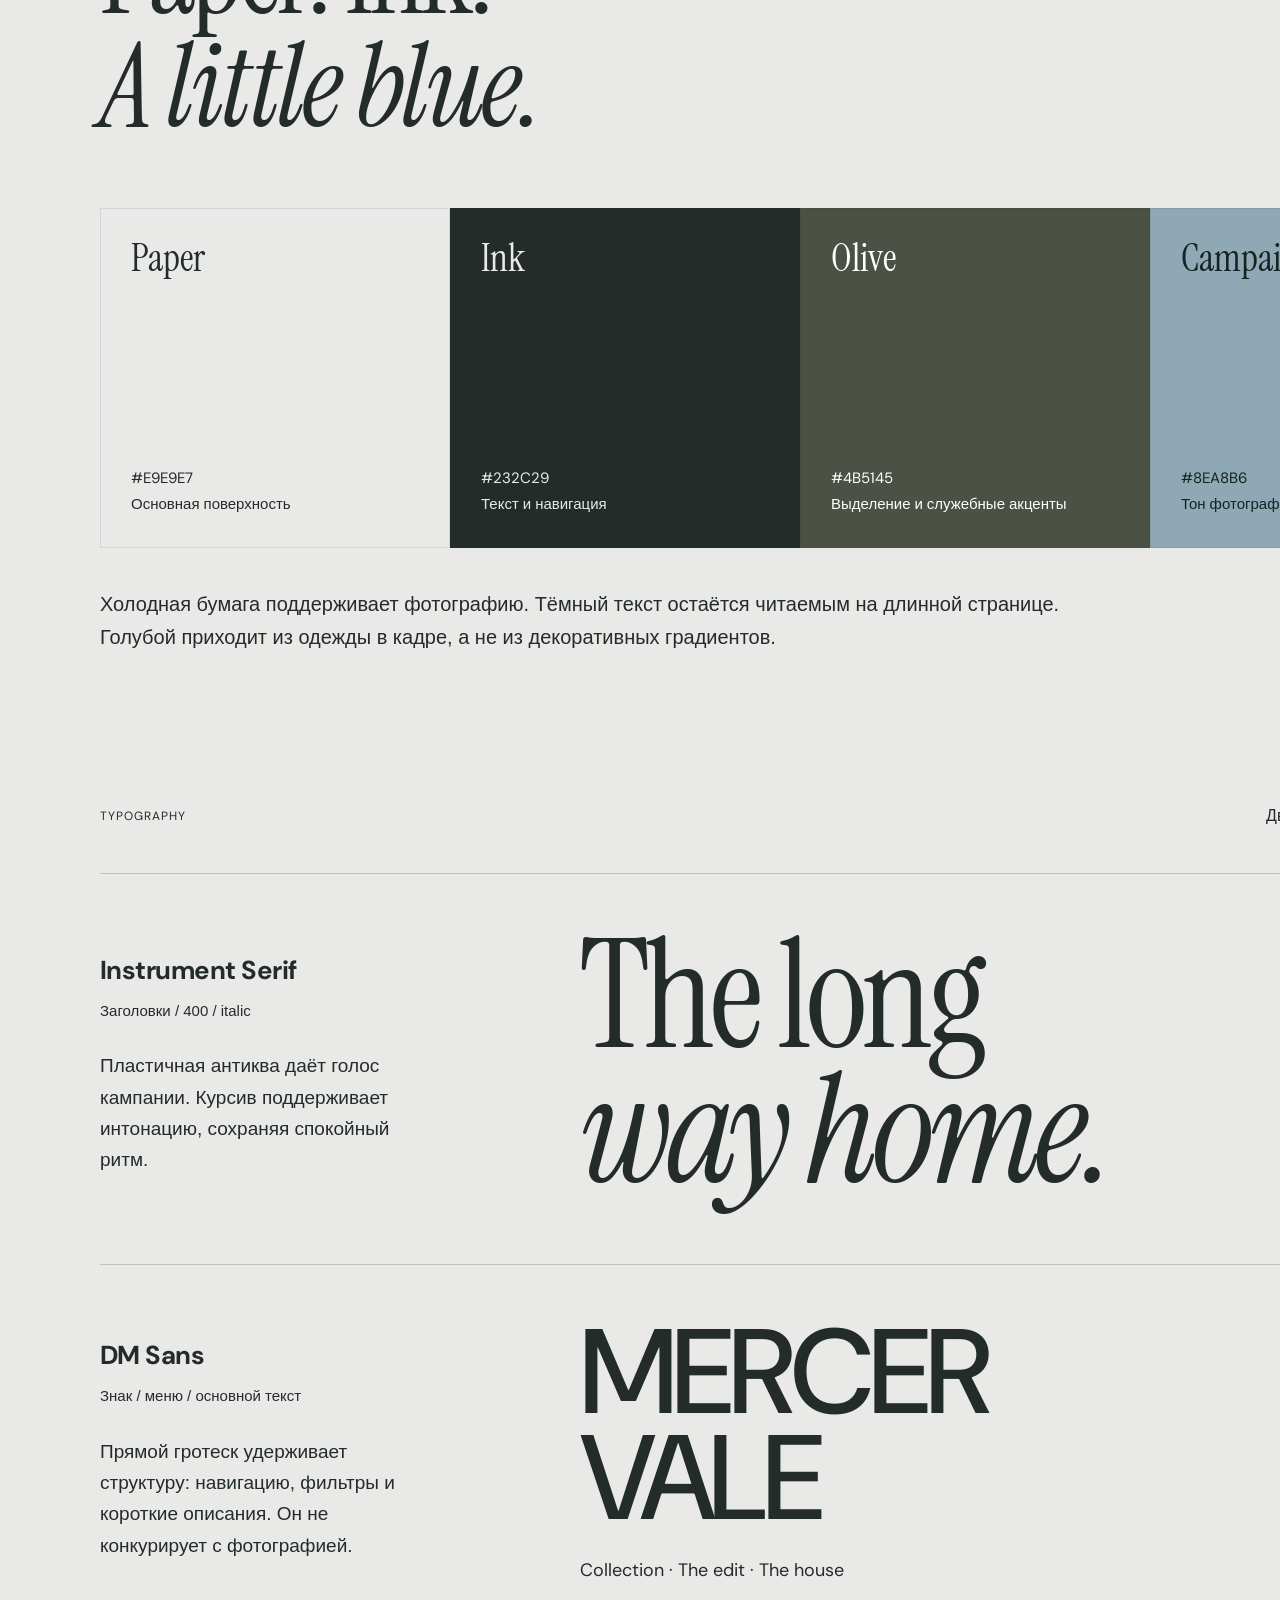
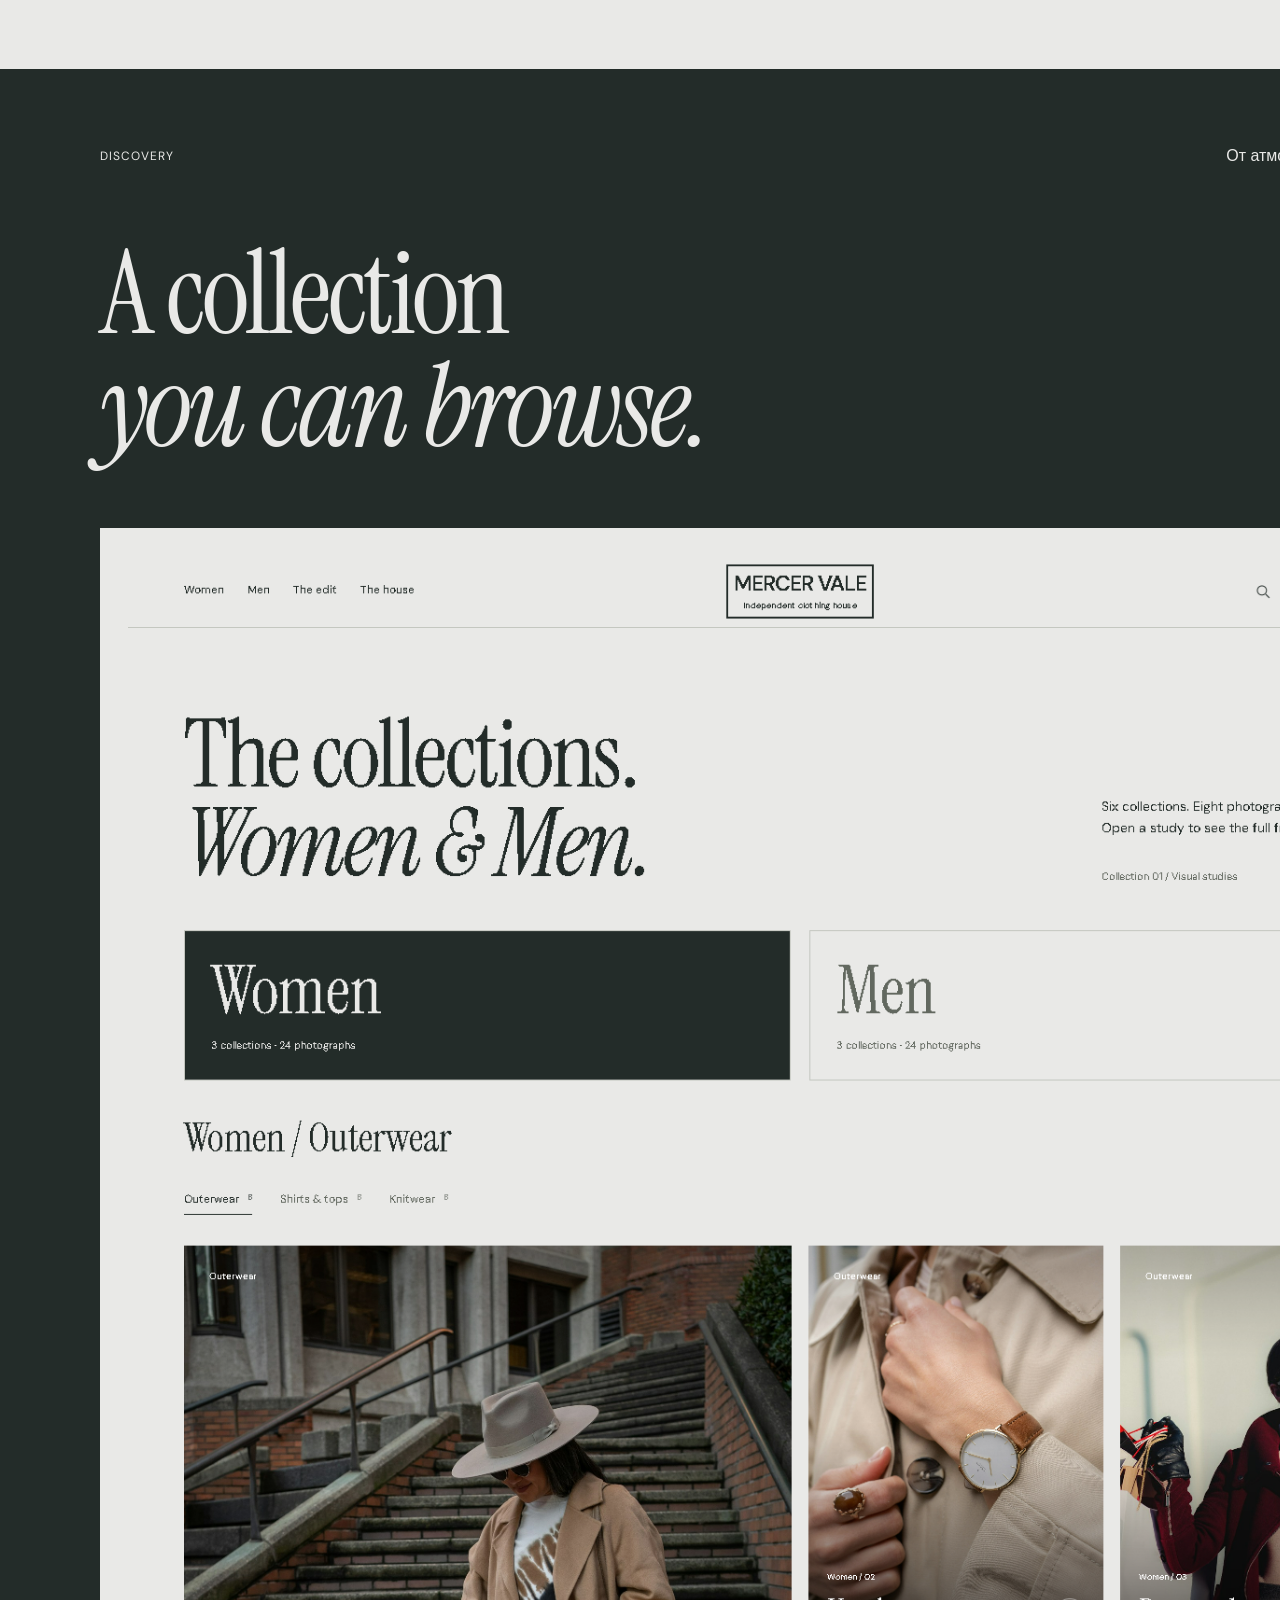
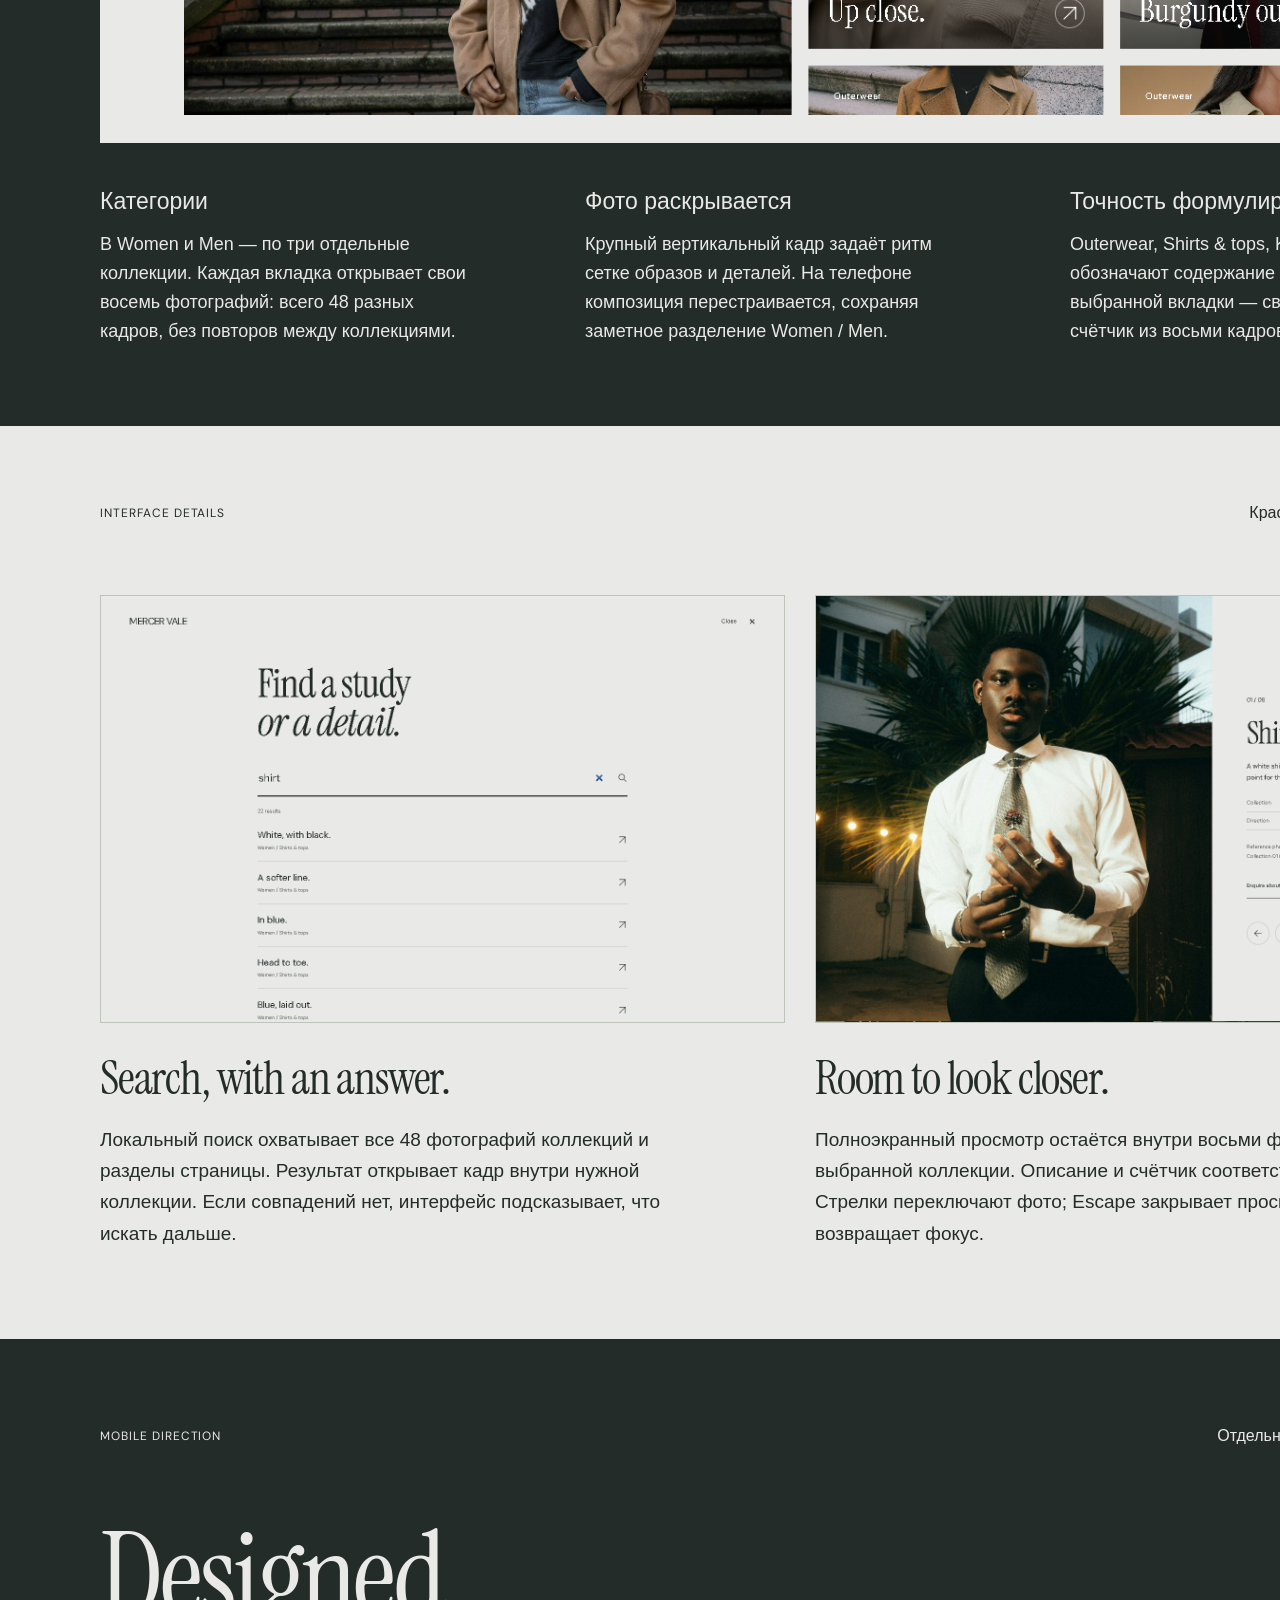
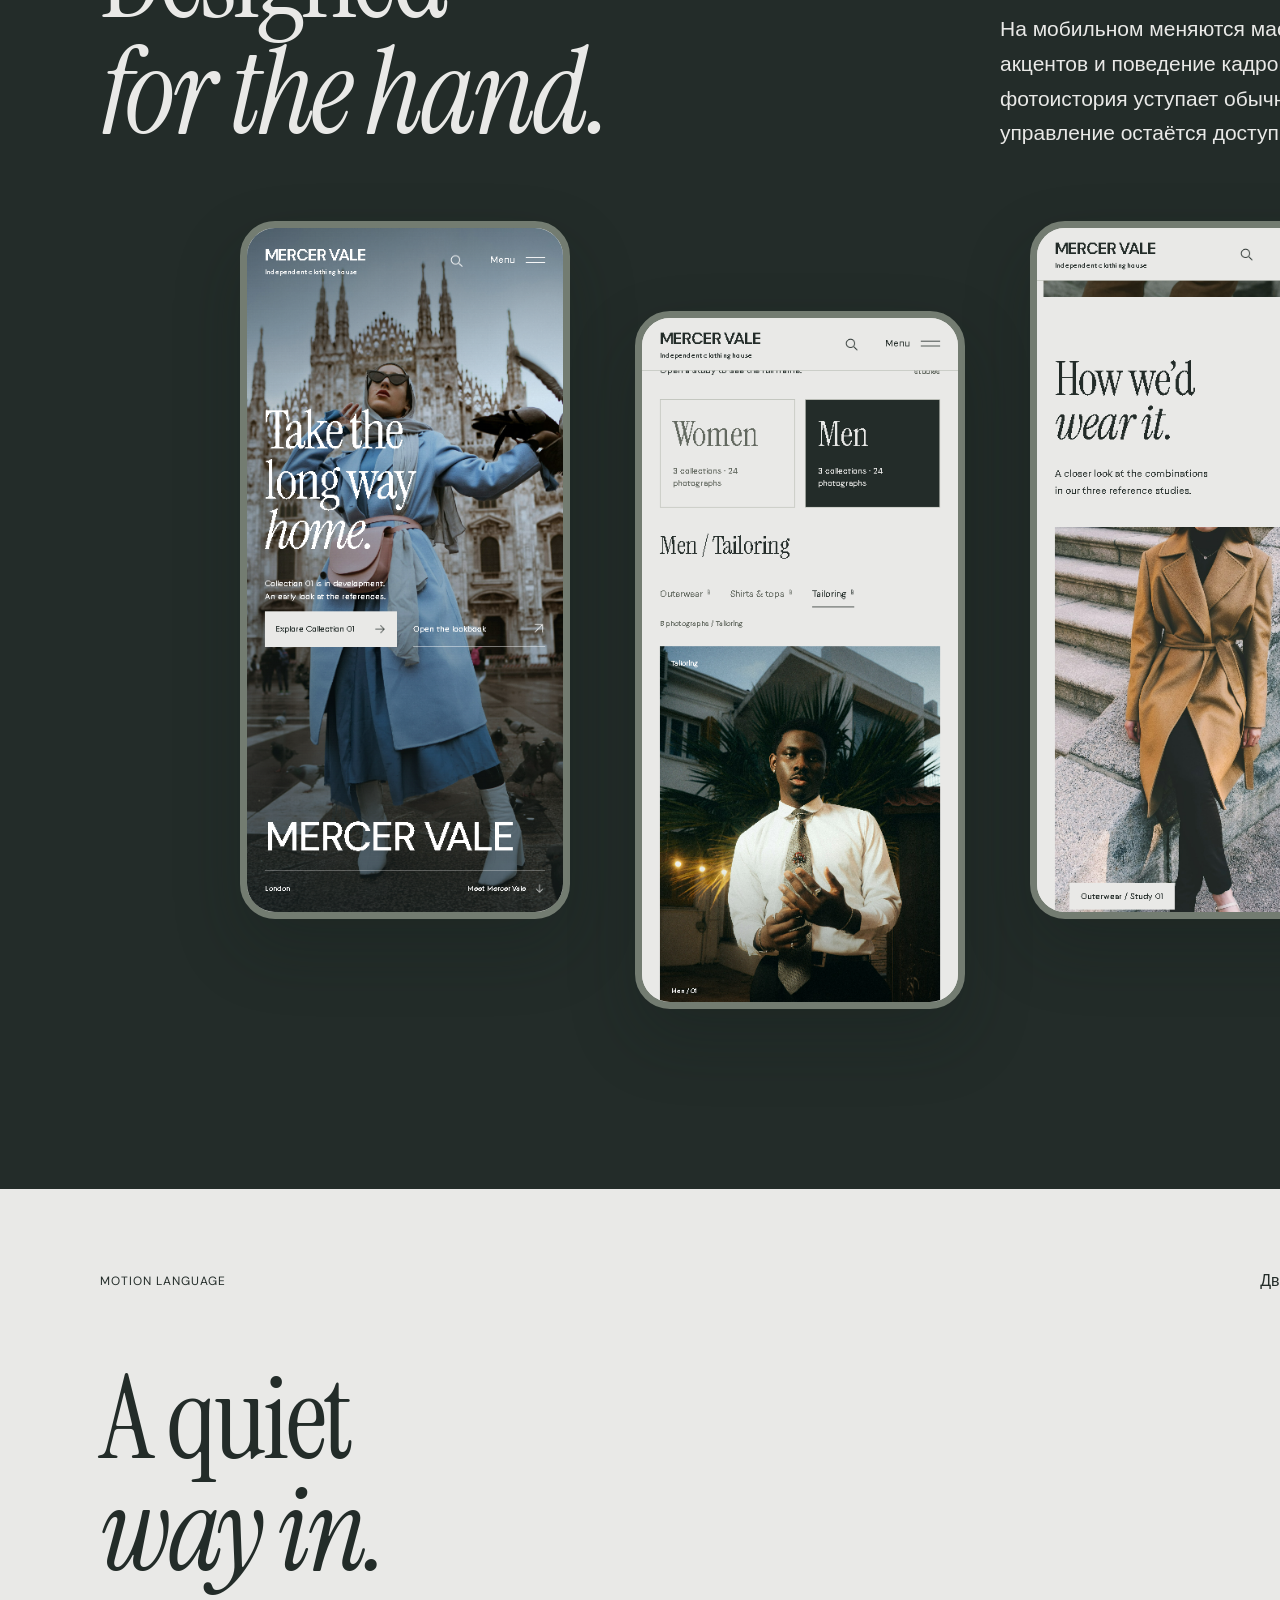
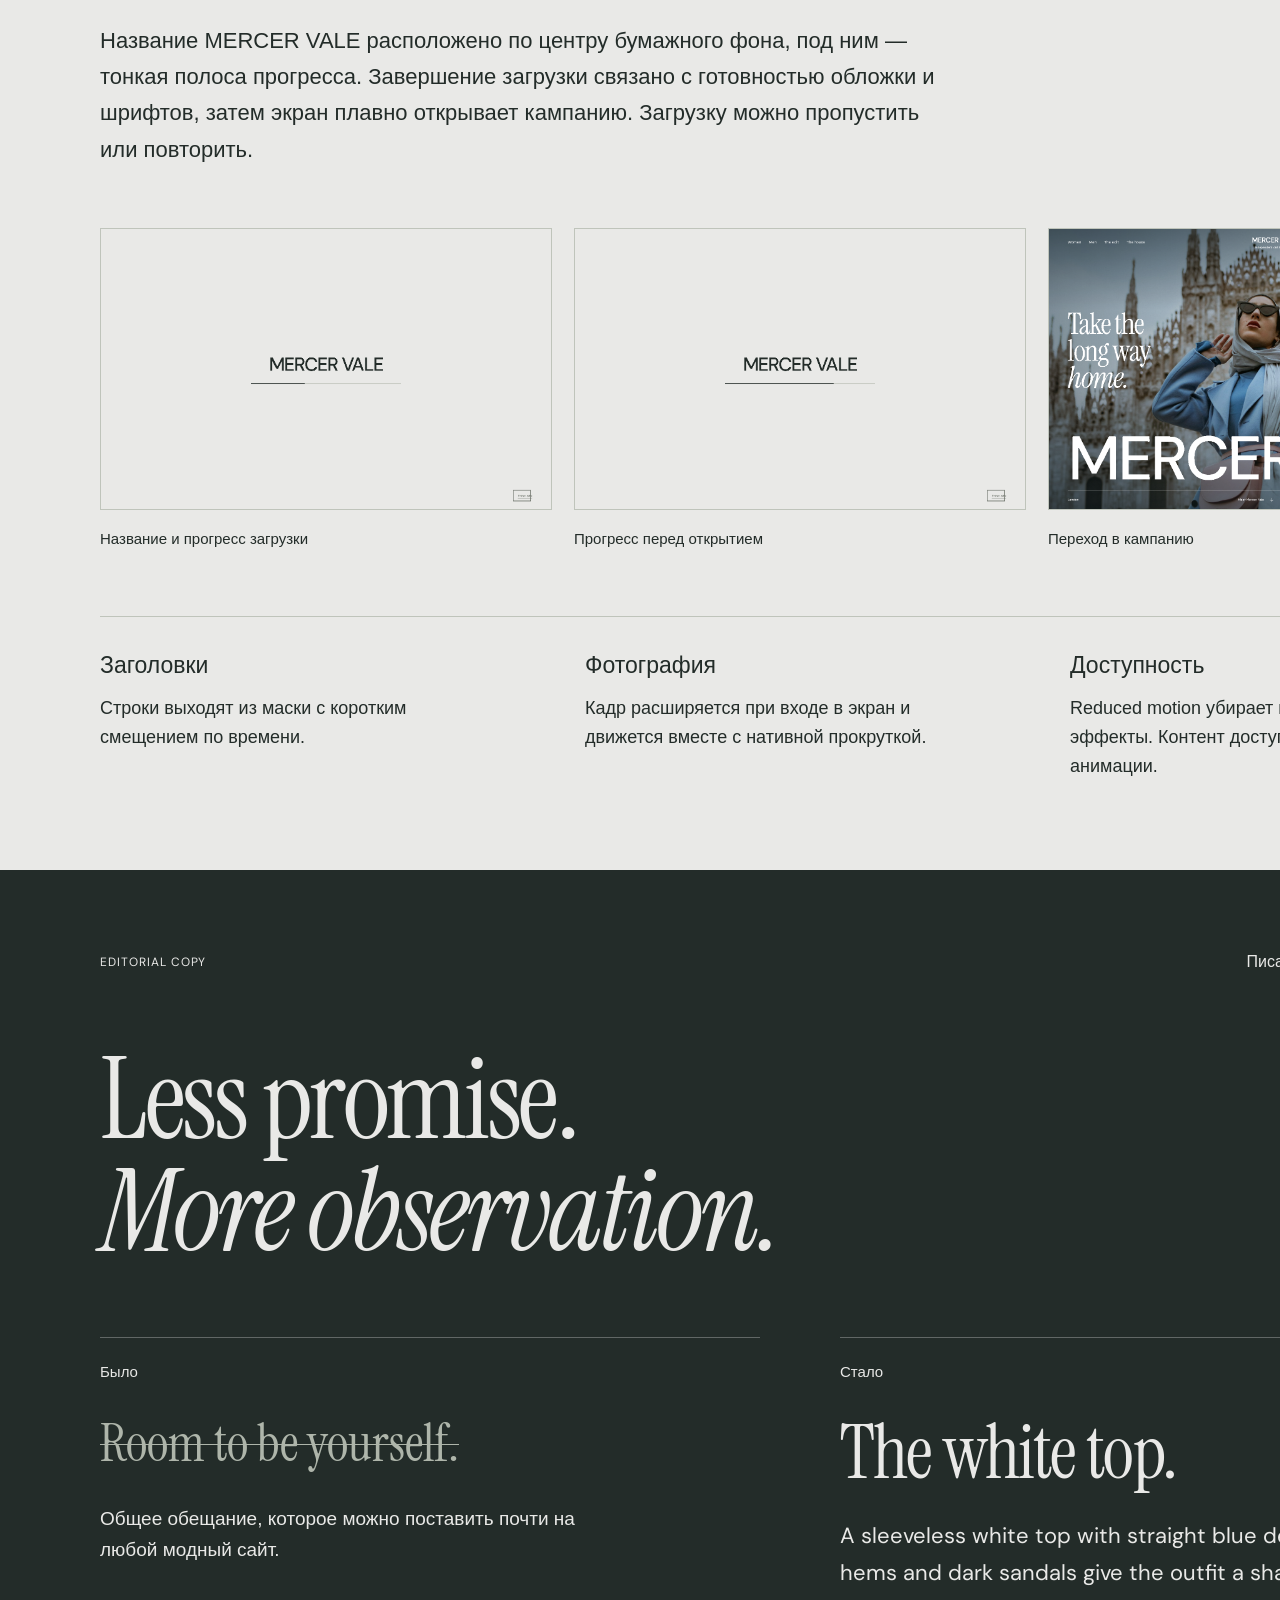
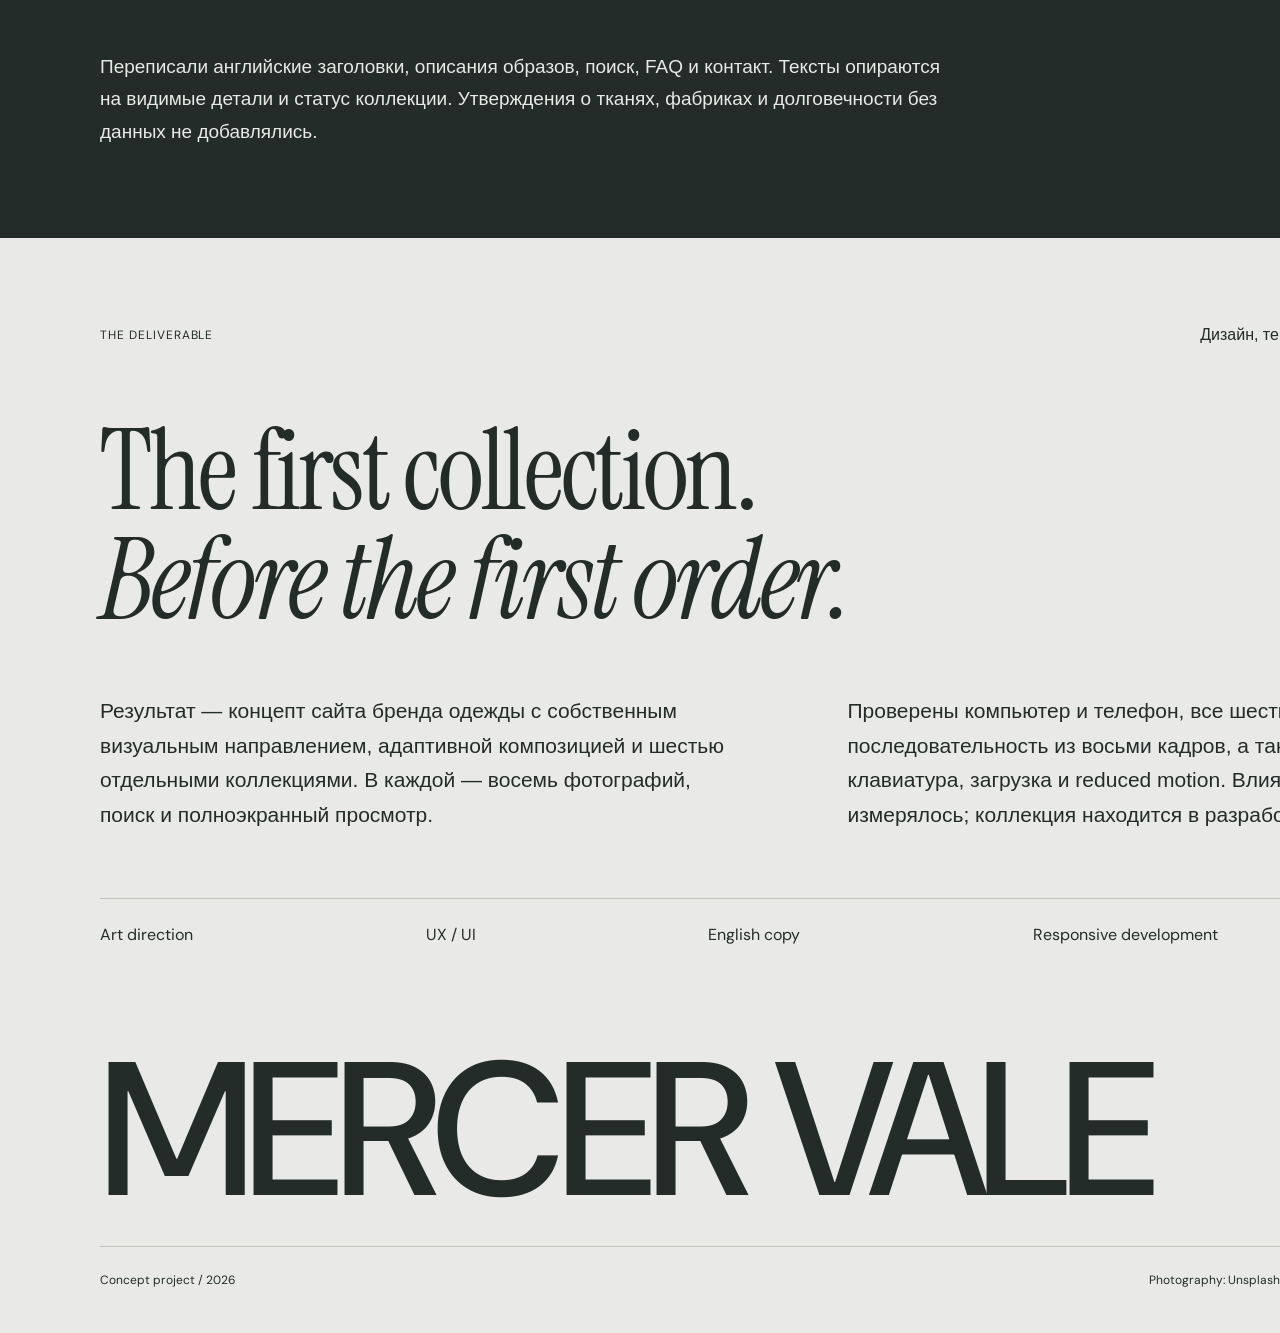
<file: контент/проект.html>
<!doctype html>
<html lang="ru"><head><meta charset="utf-8"><title>MERCER VALE — Behance case</title><link rel="preconnect" href="https://fonts.googleapis.com"><link href="https://fonts.googleapis.com/css2?family=DM+Sans:wght@400;500;600;700&family=Instrument+Serif:ital@0;1&display=swap" rel="stylesheet"><link rel="stylesheet" href="case.css"></head><body>
<main class="case">
<section class="opening panel"><img src="../assets/campaign.jpg" alt=""><div class="opening-shade"></div><div class="opening-top"><span>MERCER VALE</span><span>Website concept · Art direction · Motion</span></div><h1>Take the<br>long way <em>home.</em></h1><div class="opening-bottom"><span>Independent clothing house</span><span>Digital case study / 2026</span></div></section>
<section class="brief panel paper"><div class="section-meta"><span>THE PROJECT</span><span>Концепт сайта бренда одежды</span></div><h2>A clothing house.<br><em>A digital point of view.</em></h2><div class="brief-grid"><p class="lead-ru">Сайт, в котором одежду<br>хочется рассмотреть.</p><div class="body-ru"><p>Для MERCER VALE мы выстроили цифровую подачу первой коллекции: от исследовательских референсов до работающего интерфейса. В основе — крупная съёмка, спокойная типографика и движение, которое связывает экраны.</p><p>Задача — сохранить атмосферу модной кампании и дать посетителю понятный путь к образам, истории бренда и контакту.</p></div></div><div class="process"><span><b>01</b> Исследование</span><i></i><span><b>02</b> Структура</span><i></i><span><b>03</b> Дизайн</span><i></i><span><b>04</b> Тексты</span><i></i><span><b>05</b> Движение</span></div></section>
<section class="research panel dark"><div class="section-meta"><span>RESEARCH & STRUCTURE</span><span>Сначала логика. Затем форма.</span></div><div class="research-head"><h2>From reference<br><em>to a direction.</em></h2><div class="body-ru"><p>Изучили структуру десяти магазинов одежды и тексты ещё пяти брендов. White Desert стал композиционным референсом: масштаб кадра, длинные паузы, смена крупности.</p><p>Референсы дали принципы, а не готовый шаблон. Туристическую драматургию адаптировали к одежде, коллекции и редакционной подаче.</p></div></div><div class="brand-list"><span>TOTEME</span><span>LEMAIRE</span><span>Studio Nicholson</span><span>ASKET</span><span>Everlane</span><span>The Frankie Shop</span><span>Our Legacy</span><span>A.P.C.</span><span>Acne Studios</span><span>GANNI</span><span>TOAST</span><span>Sunspel</span><span>mfpen</span><span>Margaret Howell</span><span>Private White V.C.</span></div><div class="structure-line"><span>Кампания</span><span>Коллекция</span><span>Образы</span><span>Бренд</span><span>Вопросы</span><span>Контакт</span></div><p class="small-ru">Коллекцию подняли ближе к началу. Добавили категории, поиск и быстрый просмотр — чтобы атмосфера вела к исследованию одежды.</p></section>
<section class="desktop-show panel paper"><div class="section-meta"><span>THE FIRST SCREEN</span><span>Кампания становится интерфейсом</span></div><div class="screen desktop-screen"><div class="screen-bar"><span class="dots"><i></i><i></i><i></i></span><span>MERCER VALE / Desktop</span><span>1440 px</span></div><img src="материалы/desktop.png" alt="Первый экран сайта"></div><div class="annotation-grid"><div><b>Одежда в центре</b><p>Крупный кадр задаёт характер бренда. Заголовок и навигация располагаются вокруг героя съёмки.</p></div><div><b>Два сценария</b><p>Коллекция — основной путь. Лукбук — быстрый вход для тех, кто хочет сразу рассмотреть образы.</p></div><div><b>Иерархия без шума</b><p>Маленькая навигация, редакционный заголовок, большой знак у нижнего края. Каждый масштаб выполняет свою роль.</p></div></div></section>
<section class="palette panel paper"><div class="section-meta"><span>COLOUR SYSTEM</span><span>Цвет — поверхность и фотография</span></div><h2>Paper. Ink.<br><em>A little blue.</em></h2><div class="swatches"><div style="background:#e9e9e7;color:#232c29"><b>Paper</b><span>#E9E9E7<br>Основная поверхность</span></div><div style="background:#232c29;color:#e9e9e7"><b>Ink</b><span>#232C29<br>Текст и навигация</span></div><div style="background:#4b5145;color:#fff"><b>Olive</b><span>#4B5145<br>Выделение и служебные акценты</span></div><div style="background:#8ea8b6;color:#152420"><b>Campaign blue</b><span>#8EA8B6<br>Тон фотографии, не UI-токен</span></div></div><p class="body-ru palette-note">Холодная бумага поддерживает фотографию. Тёмный текст остаётся читаемым на длинной странице. Голубой приходит из одежды в кадре, а не из декоративных градиентов.</p></section>
<section class="typography panel paper"><div class="section-meta"><span>TYPOGRAPHY</span><span>Две гарнитуры. Разные задачи.</span></div><div class="type-row"><div class="type-caption"><b>Instrument Serif</b><span>Заголовки / 400 / italic</span><p>Пластичная антиква даёт голос кампании. Курсив поддерживает интонацию, сохраняя спокойный ритм.</p></div><div class="type-sample serif">The long<br><em>way home.</em></div></div><div class="type-row sans-row"><div class="type-caption"><b>DM Sans</b><span>Знак / меню / основной текст</span><p>Прямой гротеск удерживает структуру: навигацию, фильтры и короткие описания. Он не конкурирует с фотографией.</p></div><div class="type-sample sans">MERCER<br>VALE<span>Collection · The edit · The house</span></div></div></section>
<section class="collection-show panel dark"><div class="section-meta"><span>DISCOVERY</span><span>От атмосферы — к конкретной вещи</span></div><h2>A collection<br><em>you can browse.</em></h2><div class="collection-screen"><img src="материалы/collection.png" alt="Категории и исследования коллекции"></div><div class="annotation-grid"><div><b>Категории</b><p>В Women и Men — по три отдельные коллекции. Каждая вкладка открывает свои восемь фотографий: всего 48 разных кадров, без повторов между коллекциями.</p></div><div><b>Фото раскрывается</b><p>Крупный вертикальный кадр задаёт ритм сетке образов и деталей. На телефоне композиция перестраивается, сохраняя заметное разделение Women / Men.</p></div><div><b>Точность формулировок</b><p>Outerwear, Shirts & tops, Knitwear и Tailoring обозначают содержание коллекций. У выбранной вкладки — свой заголовок, счётчик из восьми кадров и прямая ссылка.</p></div></div></section>
<section class="details panel paper"><div class="section-meta"><span>INTERFACE DETAILS</span><span>Красивый экран должен работать</span></div><div class="details-grid"><div><img src="материалы/search.png" alt="Поиск по образам"><h3>Search, with an answer.</h3><p class="body-ru">Локальный поиск охватывает все 48 фотографий коллекций и разделы страницы. Результат открывает кадр внутри нужной коллекции. Если совпадений нет, интерфейс подсказывает, что искать дальше.</p></div><div><img src="материалы/lookbook.png" alt="Полноэкранный лукбук"><h3>Room to look closer.</h3><p class="body-ru">Полноэкранный просмотр остаётся внутри восьми фотографий выбранной коллекции. Описание и счётчик соответствуют кадру. Стрелки переключают фото; Escape закрывает просмотр и возвращает фокус.</p></div></div></section>
<section class="mobile panel dark"><div class="section-meta"><span>MOBILE DIRECTION</span><span>Отдельная композиция для телефона</span></div><div class="mobile-head"><h2>Designed<br><em>for the hand.</em></h2><p class="body-ru">На мобильном меняются масштаб, порядок акцентов и поведение кадров. Закреплённая фотоистория уступает обычной прокрутке; управление остаётся доступным одним касанием.</p></div><div class="phones"><div class="phone"><img src="материалы/mobile-home.png" alt="Главный экран на мобильном"></div><div class="phone middle"><img src="материалы/mobile-collection.png" alt="Коллекция на мобильном"></div><div class="phone"><img src="материалы/mobile-edit.png" alt="Сочетания на мобильном"></div></div></section>
<section class="motion panel paper"><div class="section-meta"><span>MOTION LANGUAGE</span><span>Движение как часть композиции</span></div><h2>A quiet<br><em>way in.</em></h2><p class="body-ru motion-intro">Название MERCER VALE расположено по центру бумажного фона, под ним — тонкая полоса прогресса. Завершение загрузки связано с готовностью обложки и шрифтов, затем экран плавно открывает кампанию. Загрузку можно пропустить или повторить.</p><div class="motion-frames"><figure><img src="материалы/loading.png" alt="Загрузочный знак"><figcaption>Название и прогресс загрузки</figcaption></figure><figure><img src="материалы/opening.png" alt="Подготовка страницы"><figcaption>Прогресс перед открытием</figcaption></figure><figure><img src="материалы/desktop.png" alt="Главный экран после загрузки"><figcaption>Переход в кампанию</figcaption></figure></div><div class="motion-rules"><div><b>Заголовки</b><p>Строки выходят из маски с коротким смещением по времени.</p></div><div><b>Фотография</b><p>Кадр расширяется при входе в экран и движется вместе с нативной прокруткой.</p></div><div><b>Доступность</b><p>Reduced motion убирает пространственные эффекты. Контент доступен и без анимации.</p></div></div></section>
<section class="copy panel dark"><div class="section-meta"><span>EDITORIAL COPY</span><span>Писать об одежде, которую видно</span></div><h2>Less promise.<br><em>More observation.</em></h2><div class="copy-compare"><div><span class="copy-label">Было</span><p class="old-copy">Room to be yourself.</p><p class="body-ru">Общее обещание, которое можно поставить почти на любой модный сайт.</p></div><div><span class="copy-label">Стало</span><h3>The white top.</h3><p class="actual-copy">A sleeveless white top with straight blue denim. Raw hems and dark sandals give the outfit a sharper finish.</p></div></div><p class="small-ru">Переписали английские заголовки, описания образов, поиск, FAQ и контакт. Тексты опираются на видимые детали и статус коллекции. Утверждения о тканях, фабриках и долговечности без данных не добавлялись.</p></section>
<section class="closing panel paper"><div class="section-meta"><span>THE DELIVERABLE</span><span>Дизайн, текст и работающий интерфейс</span></div><h2>The first collection.<br><em>Before the first order.</em></h2><div class="closing-grid"><p class="body-ru">Результат — концепт сайта бренда одежды с собственным визуальным направлением, адаптивной композицией и шестью отдельными коллекциями. В каждой — восемь фотографий, поиск и полноэкранный просмотр.</p><p class="body-ru">Проверены компьютер и телефон, все шесть вкладок и каждая последовательность из восьми кадров, а также поиск, клавиатура, загрузка и reduced motion. Влияние на продажи не измерялось; коллекция находится в разработке.</p></div><div class="delivery-list"><span>Art direction</span><span>UX / UI</span><span>English copy</span><span>Responsive development</span><span>Motion</span></div><p class="closing-wordmark">MERCER VALE</p><div class="credit"><span>Concept project / 2026</span><span>Photography: Unsplash · Composition reference: White Desert</span></div></section>
</main></body></html>
</file>
<file: styles.css>
:root{--paper:#e9e9e7;--ink:#232c29;--muted:#62685f;--olive:#4b5145;--line:#c2c5be;--sans:'DM Sans',Arial,sans-serif;--serif:'Instrument Serif',Georgia,serif;--gutter:clamp(22px,4.2vw,72px);--ease:cubic-bezier(.16,1,.3,1)}
*{box-sizing:border-box}html{scroll-behavior:smooth;scroll-padding-top:85px;scrollbar-color:var(--olive) var(--paper)}body{margin:0;background:var(--paper);color:var(--ink);font-family:var(--sans);font-size:14px;-webkit-font-smoothing:antialiased}body.modal-open{overflow:hidden}a{color:inherit;text-decoration:none}button{font:inherit;color:inherit;cursor:pointer}button,a{-webkit-tap-highlight-color:transparent}button{border:0}img{display:block;width:100%;height:100%;object-fit:cover}svg{width:22px;height:22px;fill:none;stroke:currentColor;stroke-width:1.3;flex-shrink:0}::selection{background:var(--olive);color:white}:focus-visible{outline:2px solid currentColor;outline-offset:6px}button:focus-visible{outline-offset:-6px}.svg-library{position:absolute;width:0;height:0;overflow:hidden}.skip-link{position:fixed;z-index:100;top:12px;left:12px;padding:16px;background:var(--paper);transform:translateY(-160%)}.skip-link:focus{transform:none}.section-pad{padding-left:var(--gutter);padding-right:var(--gutter)}.small-text{font-size:11px;line-height:1.5}.serif-note{font:italic 23px/1.2 var(--serif);margin:0}.line-link{display:flex;align-items:center;justify-content:space-between;gap:35px;width:fit-content;min-width:220px;padding:15px 0;border:0;border-bottom:1px solid var(--ink);background:none;font-size:12px}.line-link svg{transition:transform .4s var(--ease)}.line-link:hover svg{transform:translateX(5px)}.line-link.light{border-color:#ffffff80;color:#fff}.line-link.light:hover{border-color:#fff}
.site-header{position:absolute;z-index:10;top:0;left:0;display:grid;grid-template-columns:1fr 1fr 1fr;align-items:start;width:100%;padding:30px var(--gutter);color:#fff}.header-links{display:flex;gap:30px;padding-top:8px}.header-links a,.header-actions>a{font-size:12px}.header-brand{text-align:center;justify-self:center;font-size:23px;font-weight:600;letter-spacing:-.04em;line-height:1.1;white-space:nowrap}.header-brand span{display:block;font-size:9px;font-weight:400;letter-spacing:.025em;margin-top:7px}.header-actions{display:flex;align-items:center;justify-content:flex-end;gap:34px}.menu-toggle{display:flex;align-items:center;gap:13px;padding:8px 0 10px 10px;background:none;font-size:12px}.menu-icon{display:grid;gap:5px;width:24px}.menu-icon i{height:1px;background:currentColor}.header-links a,.header-actions>a{position:relative;padding-bottom:5px}.header-links a:after,.header-actions>a:after{content:'';position:absolute;bottom:0;left:0;width:100%;height:1px;background:currentColor;transform:scaleX(0);transform-origin:right;transition:transform .35s var(--ease)}.header-links a:hover:after,.header-actions>a:hover:after{transform:scaleX(1);transform-origin:left}
.hero{height:100svh;min-height:740px;position:relative;overflow:hidden;color:#fff;background:#616e70}.hero-media{position:absolute;inset:0;overflow:hidden}.hero-photo{object-position:50% 36%;transform:scale(1.025);animation:campaign-in 1.8s var(--ease) both}.hero-media:after{position:absolute;inset:0;content:'';background:linear-gradient(180deg,#10202740 0%,#10202705 35%,#10202735 65%,#10202780 100%)}.hero-content{position:relative;z-index:1;display:flex;align-items:flex-end;justify-content:space-between;gap:40px;padding:0 var(--gutter);top:29%;}.hero h1{font:400 clamp(60px,6.5vw,104px)/.92 var(--serif);letter-spacing:-.03em;margin:0;max-width:650px;animation:title-in 1.1s var(--ease) both}.hero h1 em{font-weight:400}.hero-side{padding-bottom:8px;max-width:260px;animation:title-in 1.1s .15s var(--ease) both}.hero-side>span{display:block;font-size:12px;line-height:1.7;margin-bottom:25px}.hero-side .line-link{min-width:250px}.hero-bottom{position:absolute;bottom:0;left:0;width:100%;padding:0 var(--gutter) 25px}.hero-wordmark{margin:0 0 22px;font-size:clamp(70px,13.65vw,260px);font-weight:500;line-height:.82;letter-spacing:-.04em;white-space:nowrap;animation:brand-in 1.2s .15s var(--ease) both}.hero-meta{display:flex;align-items:center;justify-content:space-between;gap:20px;padding-top:19px;border-top:1px solid #ffffff60;font-size:10px}.hero-meta a{display:flex;align-items:center;gap:16px}.hero-meta svg{width:17px;height:17px;transform:rotate(90deg)}
.introduction{padding-top:90px;padding-bottom:110px}.intro-top{display:flex;justify-content:space-between;align-items:center}.intro-statement{margin:85px 0 70px;text-align:center;font:400 clamp(65px,8.5vw,132px)/.98 var(--serif);letter-spacing:-.025em}.intro-statement em{font-weight:400}.intro-bottom{display:grid;grid-template-columns:1fr 1fr;align-items:end}.house-symbol{font-size:75px;letter-spacing:-.04em;line-height:1}.house-symbol span{font-family:var(--serif);font-weight:400;margin:0 4px}.intro-bottom>div{max-width:350px}.intro-bottom p{font-size:15px;line-height:1.7;margin:0 0 15px}.intro-bottom .line-link{width:100%}
.field-story{height:155svh;min-height:1000px;position:relative;margin:0 15px}.field-frame{position:sticky;top:0;height:100svh;min-height:650px;overflow:hidden;clip-path:inset(0 0 0 0);background:#758277}.field-frame>img{position:absolute;inset:0;object-position:50% 47%;transform:scale(1.08)}.field-shade{position:absolute;inset:0;background:linear-gradient(90deg,#14241e7a,#14241e00 75%)}.field-copy{position:absolute;left:calc(var(--gutter) - 15px);top:14%;color:#fff}.field-copy>p{font-size:13px;line-height:1.65;margin:0 0 60px}.field-copy h2{font:400 clamp(80px,10vw,160px)/.92 var(--serif);letter-spacing:-.03em;margin:0 0 45px}.field-caption{position:absolute;bottom:30px;right:calc(var(--gutter) - 15px);color:#fff;font-size:10px}.field-copy .line-link{min-width:245px}
.collection{padding-top:145px;padding-bottom:130px}.collection-heading{display:flex;justify-content:space-between;align-items:flex-end;gap:40px;padding-bottom:65px}.collection-heading h2{font:400 clamp(65px,7vw,110px)/.95 var(--serif);letter-spacing:-.025em;margin:0}.collection-heading h2 em{font-weight:400}.collection-heading>div{padding-bottom:5px;margin-right:5%;max-width:290px}.collection-heading p{font-size:14px;line-height:1.65;margin:0 0 30px}.collection-heading .small-text{color:var(--muted)}.look-panels{display:flex;gap:10px;height:min(65vw,720px);min-height:520px}.look-panel{position:relative;overflow:hidden;flex:1;padding:0;min-width:0;background:#637066;color:#fff;text-align:left;transition:flex .9s var(--ease)}.look-panel.is-active{flex:1.7}.look-panel:after{content:'';position:absolute;inset:0;background:linear-gradient(180deg,#15231a45,transparent 30%,#15231a00 55%,#15231ab3)}.look-panel img{position:absolute;inset:0;object-position:50% 36%;transition:transform 1.1s var(--ease)}.look-panel:hover img{transform:scale(1.035)}.look-top{position:absolute;z-index:1;left:27px;top:26px;font-size:11px}.look-bottom{position:absolute;z-index:1;left:27px;right:27px;bottom:29px;display:flex;align-items:end;justify-content:space-between;gap:15px}.look-number{display:block;font-size:10px;margin-bottom:13px}.look-title{display:block;font:400 clamp(27px,2.7vw,42px)/1 var(--serif);max-width:240px}.look-open{display:grid;place-items:center;width:40px;height:40px;border:1px solid #ffffff80;border-radius:50%;flex-shrink:0;transition:background .25s}.look-panel:hover .look-open{background:#ffffff30}.collection-foot{display:flex;justify-content:space-between;font-size:10px;margin-top:22px;color:var(--muted)}
.house{padding-top:30px;padding-bottom:145px}.house-layout{display:grid;grid-template-columns:1.05fr 1fr;gap:11%;align-items:center}.house-image{height:650px;position:relative}.house-image img{object-position:40% 50%}.house-image>span{position:absolute;left:22px;bottom:22px;font-size:10px;background:var(--paper);padding:10px 13px}.house-copy .serif-note{font-size:21px;margin-bottom:38px}.house-copy h2{font:400 clamp(53px,5.5vw,86px)/.98 var(--serif);letter-spacing:-.025em;margin:0 0 40px}.house-copy h2 em{font-weight:400}.house-copy>p:not(.serif-note){font-size:14px;line-height:1.8;max-width:350px;margin:0 0 20px}.house-copy .line-link{min-width:240px}
.contact{height:800px;max-height:95svh;min-height:650px;position:relative;overflow:hidden;background:var(--olive);color:#fff}.contact-image{position:absolute;inset:0}.contact-image img{object-position:50% 53%;filter:saturate(.6)}.contact-image:after{position:absolute;inset:0;content:'';background:linear-gradient(90deg,#132321c9,#13232122)}.contact-content{position:absolute;left:var(--gutter);top:13%;}.contact-content .serif-note{margin-bottom:42px}.contact-content h2{font:400 clamp(95px,11vw,170px)/.85 var(--serif);letter-spacing:-.03em;margin:0 0 38px}.contact-content h2 em{font-weight:400}.contact-content>p:not(.serif-note){font-size:13px;line-height:1.7;margin:0 0 15px}.contact-content .line-link{width:300px}.site-footer{padding-top:60px;padding-bottom:25px}.footer-top{display:grid;grid-template-columns:1.3fr 1fr 1fr;align-items:center;gap:25px;padding-bottom:55px}.footer-brand{font-size:clamp(24px,3.3vw,50px);font-weight:500;letter-spacing:-.04em}.footer-top>span{font-size:11px;line-height:1.8;justify-self:center}.back-top{display:flex;align-items:center;gap:25px;justify-self:end;font-size:11px}.back-top svg{transform:rotate(-90deg)}.footer-bottom{display:flex;justify-content:space-between;gap:20px;border-top:1px solid var(--line);padding-top:22px;font-size:10px;color:var(--muted)}
.menu-overlay{position:fixed;inset:0;width:100%;max-width:none;height:100%;max-height:none;margin:0;padding:0;border:0;background:var(--paper);color:var(--ink);overflow:auto}.menu-overlay[open]{display:grid;grid-template-columns:42% 58%;animation:menu-enter .55s var(--ease) both}.menu-overlay::backdrop{background:#13232170}.menu-picture{overflow:hidden;min-height:100%;}.menu-picture img{object-position:50% 35%}.menu-content{position:relative;display:flex;flex-direction:column;justify-content:center;padding:90px 10% 60px}.menu-close{position:absolute;right:45px;top:28px;background:none;display:flex;gap:25px;align-items:center;min-height:44px;font-size:12px}.menu-close span{font-size:28px;font-weight:400}.menu-brand{position:absolute;top:40px;left:10%;font-size:18px;letter-spacing:-.03em}.menu-content nav{display:grid}.menu-content nav a{font:400 clamp(50px,5.5vw,85px)/1.4 var(--serif);border-bottom:1px solid var(--line);display:flex;justify-content:space-between;align-items:center;gap:10px}.menu-content nav a svg{width:30px;height:30px;transition:transform .4s var(--ease)}.menu-content nav a:hover svg{transform:translate(5px,-5px)}.menu-email{margin-top:50px;font-size:13px}.menu-overlay.is-closing{animation:menu-exit .3s ease both}
.lookbook{position:fixed;inset:0;width:100%;max-width:none;height:100%;max-height:none;margin:0;border:0;padding:0;background:var(--paper);color:var(--ink);overflow:auto}.lookbook[open]{display:grid;grid-template-columns:58% 42%;animation:menu-enter .55s var(--ease)}.lookbook::backdrop{background:#13232180}.lookbook-close{position:absolute;top:25px;right:var(--gutter);z-index:2;display:flex;align-items:center;gap:20px;background:none;padding:10px 0;font-size:12px}.lookbook-close span{font-size:28px}.lookbook-image{background:#d0d1ca;height:100%;min-height:640px;overflow:hidden}.lookbook-image img{object-position:50% 35%}.lookbook-info{display:flex;flex-direction:column;justify-content:center;padding:100px 12% 50px}.lookbook-count{font-size:12px;margin-bottom:50px;font-variant-numeric:tabular-nums}.lookbook h2{font:400 clamp(48px,4.5vw,76px)/1 var(--serif);letter-spacing:-.025em;margin:0 0 25px}.lookbook-description{font-size:14px;line-height:1.7;margin:0 0 35px}.lookbook-disclaimer{font-size:11px;line-height:1.8;color:var(--muted);margin:0 0 25px}.lookbook .line-link{width:100%;font-size:11px;min-width:0}.lookbook-controls{display:flex;gap:12px;margin-top:50px}.lookbook-controls button{background:transparent;border:1px solid var(--line);border-radius:50%;width:48px;height:48px;display:grid;place-items:center;transition:background .2s}.lookbook-controls button:hover{background:#d7dad2}.look-prev svg{transform:rotate(180deg)}.lookbook.is-closing{animation:menu-exit .3s ease both}
@keyframes campaign-in{from{transform:scale(1.09);opacity:.6}to{transform:scale(1.025);opacity:1}}@keyframes title-in{from{opacity:0;transform:translateY(25px);clip-path:inset(0 0 100%)}to{opacity:1;transform:none;clip-path:inset(0)}}@keyframes brand-in{from{clip-path:inset(100% 0 0);transform:translateY(25px)}to{clip-path:inset(0);transform:none}}@keyframes menu-enter{from{clip-path:inset(0 0 100%)}to{clip-path:inset(0)}}@keyframes menu-exit{to{opacity:0;transform:translateY(-12px)}}
@supports(animation-timeline:view()){.field-frame>img{animation:field-travel linear both;animation-timeline:view();animation-range:contain 0% contain 100%}@keyframes field-travel{from{transform:scale(1.08) translateY(-2%)}to{transform:scale(1.08) translateY(2%)}}}
@media(min-width:1800px){.hero-wordmark{font-size:13.5vw}.intro-statement{font-size:140px}.house-image{height:800px}}
@media(max-width:1000px){.header-links{gap:20px}.header-actions{gap:20px}.header-brand{font-size:20px}.hero{min-height:700px}.hero-content{top:30%}.hero h1{font-size:80px}.hero-side{max-width:230px}.hero-side .line-link{min-width:220px}.look-panels{min-height:470px}.look-panel.is-active{flex:1.35}.look-bottom{left:18px;right:18px}.look-top{left:18px}.look-open{width:30px;height:30px}.look-title{font-size:29px}.house-layout{gap:7%}.house-image{height:580px}.lookbook-info{padding-left:9%;padding-right:9%}}
@media(max-width:700px){html{scroll-padding-top:20px}.site-header{padding:24px var(--gutter);grid-template-columns:1fr auto;align-items:center}.header-links,.header-actions>a{display:none}.header-brand{justify-self:start;font-size:20px;text-align:left}.header-brand span{font-size:8px;margin-top:6px}.header-actions{grid-column:2}.menu-toggle{min-height:44px}.hero{height:100svh;min-height:700px;max-height:1050px}.hero-photo{object-position:51% 32%;}.hero-media:after{background:linear-gradient(180deg,#14242045,transparent 25%,#14242015 45%,#142420a0)}.hero-content{top:29%;display:block}.hero h1{font-size:clamp(66px,14vw,100px);line-height:.93;max-width:360px}.hero-side{margin-top:32px;max-width:100%;display:flex;justify-content:space-between;align-items:end;gap:15px}.hero-side>span{font-size:10px;margin:0}.hero-side .line-link{min-width:0;font-size:10px;width:150px;gap:10px;padding:10px 0}.hero-side .line-link svg{width:17px;height:17px}.hero-bottom{padding-bottom:22px}.hero-wordmark{font-size:12.75vw;line-height:1;margin-bottom:15px;letter-spacing:-.04em}.hero-meta{font-size:9px;gap:5px;padding-top:15px}.hero-meta>span:last-child{display:none}.hero-meta svg{width:14px;height:14px}.hero-meta a{gap:10px}.introduction{padding-top:55px;padding-bottom:70px}.intro-top{align-items:start;gap:25px}.intro-top .serif-note{font-size:20px;max-width:150px}.intro-top .small-text{font-size:9px;text-align:right;max-width:110px}.intro-statement{font-size:clamp(55px,12vw,84px);margin:65px 0 50px;text-align:left;line-height:1.02}.intro-bottom{grid-template-columns:.5fr 1fr;gap:25px;align-items:end}.house-symbol{font-size:49px}.intro-bottom>div{max-width:none}.intro-bottom p{font-size:12px;line-height:1.8}.line-link{font-size:11px;min-width:0;gap:20px}.intro-bottom .line-link{font-size:10px}.field-story{height:auto;min-height:0;margin:0 8px}.field-frame{position:relative;height:770px;min-height:0;max-height:100svh}.field-frame>img{object-position:51% 45%}.field-shade{background:linear-gradient(180deg,#17241c15,#17241c15 35%,#17241c8c)}.field-copy{top:auto;left:22px;right:22px;bottom:75px}.field-copy>p{font-size:11px;margin-bottom:28px}.field-copy h2{font-size:clamp(74px,17vw,110px);margin-bottom:25px}.field-copy .line-link{min-width:210px;width:210px}.field-caption{bottom:22px;right:22px;font-size:8px}.collection{padding-top:85px;padding-bottom:80px}.collection-heading{display:block;padding-bottom:35px}.collection-heading h2{font-size:clamp(61px,14vw,90px)}.collection-heading>div{margin:30px 0 0;display:flex;justify-content:space-between;align-items:end;max-width:none;gap:20px}.collection-heading p{font-size:11px;margin:0}.collection-heading .small-text{font-size:9px;max-width:100px;text-align:right}.look-panels{display:grid;grid-template-columns:1fr 1fr;gap:24px 12px;height:auto;min-height:0}.look-panel,.look-panel.is-active{height:370px;min-height:0;transition:none}.look-panel:first-child{grid-column:1/-1;height:530px}.look-panel img{object-position:50% 27%}.look-panel:first-child img{object-position:50% 30%}.look-top{left:14px;top:18px;font-size:9px}.look-bottom{left:14px;right:14px;bottom:20px;gap:7px}.look-number{font-size:8px;margin-bottom:10px}.look-title{font-size:25px}.look-panel:first-child .look-title{font-size:38px;max-width:250px}.look-open{width:26px;height:26px}.look-open svg{width:15px;height:15px}.look-panel:first-child .look-open{width:40px;height:40px}.look-panel:first-child .look-open svg{width:22px;height:22px}.look-panel:nth-child(n+2) .look-open{display:none}.collection-foot{gap:20px;font-size:8px;line-height:1.5}.collection-foot span:last-child{text-align:right}.house{padding-top:0;padding-bottom:80px}.house-layout{display:flex;flex-direction:column;gap:42px;align-items:stretch}.house-image{height:440px}.house-image>span{font-size:9px;left:15px;bottom:15px;padding:8px}.house-copy{padding-left:10%}.house-copy .serif-note{font-size:21px;margin-bottom:28px}.house-copy h2{font-size:clamp(55px,12vw,80px);margin-bottom:27px}.house-copy>p:not(.serif-note){font-size:12px;line-height:1.8}.house-copy .line-link{min-width:220px}.contact{height:730px;min-height:630px;max-height:none}.contact-image img{object-position:51% 38%}.contact-image:after{background:linear-gradient(90deg,#132321a0,#13232130)}.contact-content{top:12%;right:var(--gutter)}.contact-content .serif-note{font-size:22px;margin-bottom:55px}.contact-content h2{font-size:clamp(100px,23vw,150px);margin-bottom:40px}.contact-content>p:not(.serif-note){font-size:12px}.contact-content .line-link{width:min(280px,100%)}.site-footer{padding-top:40px;padding-bottom:25px}.footer-top{grid-template-columns:1fr auto;gap:27px;padding-bottom:35px}.footer-brand{font-size:26px}.footer-top>span{grid-column:1;grid-row:2;justify-self:start;font-size:10px}.back-top{font-size:10px;gap:10px;grid-column:2;grid-row:2;align-self:end}.footer-bottom{flex-wrap:wrap;gap:12px;font-size:8px;line-height:1.6}.footer-bottom>span:nth-child(2){display:none}.menu-overlay[open]{grid-template-columns:1fr}.menu-picture{display:none}.menu-content{min-height:100svh;padding:100px var(--gutter) 50px}.menu-brand{left:var(--gutter);top:35px;font-size:18px}.menu-close{right:var(--gutter);top:20px}.menu-content nav a{font-size:66px;line-height:1.5}.menu-email{margin-top:45px;font-size:12px}.lookbook[open]{grid-template-columns:1fr;display:block}.lookbook-close{position:fixed;top:12px;right:16px;background:var(--paper);padding:7px 12px;gap:15px}.lookbook-close span{font-size:23px}.lookbook-image{height:65svh;min-height:360px}.lookbook-info{padding:32px var(--gutter) 40px}.lookbook-count{margin-bottom:20px;font-size:10px}.lookbook h2{font-size:49px;margin-bottom:16px}.lookbook-description{font-size:12px;margin-bottom:20px}.lookbook-disclaimer{font-size:10px;margin-bottom:15px}.lookbook-controls{margin-top:25px}.lookbook-info .line-link{font-size:11px}}
@media(max-width:370px){.hero h1{font-size:61px}.hero-side{align-items:start}.hero-side>span{max-width:125px}.hero-side .line-link{width:140px}.intro-bottom{grid-template-columns:.35fr 1fr}.house-symbol{font-size:40px}.look-panel,.look-panel.is-active{height:320px}.look-title{font-size:23px}.menu-content nav a{font-size:54px}}
@media(prefers-reduced-motion:reduce){html{scroll-behavior:auto}*,*:before,*:after{animation:none!important;transition-duration:.01ms!important}.hero-photo{transform:none}.field-frame{position:relative}.field-story{height:auto;min-height:0}.field-frame>img{transform:none}.look-panel:hover img{transform:none}}
/* Keep the campaign subject's face inside the desktop cover crop. */
@media(min-width:701px){.hero-photo{object-position:50% 18%}}
/* Localised shade keeps fine campaign lettering readable over the photograph. */
.hero-media:after{background:linear-gradient(180deg,rgba(14,27,33,.5),transparent 29%,transparent 55%,rgba(14,27,33,.52)),linear-gradient(90deg,rgba(14,27,33,.43),rgba(14,27,33,.18) 35%,transparent 63%)}
@media(max-width:700px){.hero-media:after{background:linear-gradient(180deg,rgba(14,27,33,.48),transparent 25%,rgba(14,27,33,.1) 50%,rgba(14,27,33,.65)),linear-gradient(90deg,rgba(14,27,33,.25),transparent 85%)}}
/* Research-led structure, collection navigation and the opening sequence. */
[hidden]{display:none!important}.sr-only{position:absolute;width:1px;height:1px;padding:0;margin:-1px;overflow:hidden;clip-path:inset(50%);white-space:nowrap;border:0}
html.is-booting{scroll-behavior:auto!important}html.is-booting body{overflow:hidden}html.is-booting .hero-photo,html.is-booting .hero h1,html.is-booting .hero-side,html.is-booting .hero-wordmark{animation-play-state:paused}
.site-loader{display:none;position:fixed;z-index:100;inset:0;background:transparent;color:var(--ink);--load-progress:.15;overflow:hidden}.is-booting .site-loader,.is-booting .site-loader[hidden]{display:block!important}.site-loader:before,.site-loader:after{content:'';position:absolute;top:0;bottom:0;width:calc(50% + 1px);background:var(--paper);transition:transform .65s var(--ease)}.site-loader:before{left:0}.site-loader:after{right:0}.loader-signature{position:absolute;z-index:1;top:50%;left:50%;display:grid;grid-template-columns:1fr 1px 1fr;align-items:center;gap:20px;width:min(420px,calc(100vw - 44px));transform:translate(-50%,-50%);transition:opacity .2s}.loader-name{font:500 32px/1 var(--sans);letter-spacing:-.04em}.loader-name:first-child{text-align:right}.loader-name:last-child{text-align:left}.loader-signature .loader-track{display:block;width:1px;height:40px;background:var(--line);overflow:hidden;transform:rotate(20deg)}.loader-track>span{display:block;width:100%;height:100%;background:var(--ink);transform-origin:bottom;transform:scaleY(var(--load-progress));transition:transform .35s var(--ease)}.loader-controls{position:absolute;z-index:1;bottom:30px;left:var(--gutter);right:var(--gutter);display:flex;justify-content:space-between;align-items:center;gap:25px;transition:opacity .15s}.loader-status{font-size:10px;color:var(--muted)}.loader-skip{min-height:44px;padding:12px 0 12px 20px;background:none;font-size:11px;text-decoration:underline;text-underline-offset:5px}.site-loader.is-leaving{display:block;pointer-events:none;animation:loader-finish .65s linear both}.site-loader.is-leaving:before{transform:translateX(-100%)}.site-loader.is-leaving:after{transform:translateX(100%)}.site-loader.is-leaving .loader-signature,.site-loader.is-leaving .loader-controls{opacity:0}@keyframes loader-finish{from{opacity:1}to{opacity:1}}
.site-header{position:fixed;align-items:center;padding-top:22px;padding-bottom:22px;transition:background-color .35s,color .35s,padding .35s}.site-header.is-scrolled{background:var(--paper);color:var(--ink);border-bottom:1px solid var(--line);padding-top:16px;padding-bottom:16px}.header-links{padding-top:0;gap:25px}.header-actions{gap:28px}.search-toggle{display:flex;align-items:center;gap:10px;background:none;padding:10px 0;font-size:12px;min-height:44px}.search-toggle svg{width:18px;height:18px}.campaign-cta{display:flex;align-items:center;justify-content:space-between;gap:35px;background:var(--paper);color:var(--ink);padding:17px 20px;min-height:52px;font-size:12px;transition:background-color .25s}.campaign-cta:hover{background:#fff}.campaign-cta svg{width:20px;height:20px;transition:transform .4s var(--ease)}.campaign-cta:hover svg{transform:translateX(5px)}.hero-side>span{margin-bottom:20px}.hero-side .line-link{width:100%;min-width:250px;margin-top:5px}.hero-side .campaign-cta{min-width:250px}.introduction{padding-top:65px;padding-bottom:75px}.intro-statement{margin:55px 0 45px;font-size:clamp(65px,7.8vw,120px)}.intro-bottom{align-items:center}.collection{padding-top:80px;padding-bottom:100px}.collection-heading{padding-bottom:45px}.collection-tools{display:flex;justify-content:space-between;align-items:center;gap:25px;margin-bottom:28px}.collection-filters{display:flex;flex-wrap:wrap;gap:8px 24px}.collection-filters button{position:relative;background:none;padding:12px 0;min-height:44px;color:var(--muted);font-size:12px}.collection-filters button:after{content:'';position:absolute;bottom:5px;left:0;right:0;height:1px;background:var(--ink);transform:scaleX(0);transform-origin:left;transition:transform .3s var(--ease)}.collection-filters button[aria-pressed=true]{color:var(--ink)}.collection-filters button[aria-pressed=true]:after{transform:scaleX(1)}.filter-count{font-size:10px;color:var(--muted);white-space:nowrap;font-variant-numeric:tabular-nums}.look-panels.is-filtered{max-width:780px}.look-panels.is-filtered .look-panel{flex:1}.field-story{height:125svh;min-height:900px}.styling{padding-top:130px;padding-bottom:130px}.styling-heading{display:flex;justify-content:space-between;align-items:end;gap:40px;margin-bottom:65px}.styling-heading h2{font:400 clamp(65px,7vw,110px)/.95 var(--serif);letter-spacing:-.025em;margin:0}.styling-heading h2 em{font-weight:400}.styling-heading>p{font-size:13px;line-height:1.7;margin:0 4% 6px 0;max-width:300px}.styling-layout{display:grid;grid-template-columns:1fr .8fr;gap:12%;align-items:center}.styling-image{height:690px;position:relative;overflow:hidden;background:#b8b9b1}.styling-image img{object-position:50% 35%}.styling-image-caption{position:absolute;left:25px;bottom:25px;padding:10px 14px;background:var(--paper);font-size:11px}.styling-options{display:grid}.styling-options button{display:flex;align-items:center;justify-content:space-between;gap:30px;padding:20px 0;border-bottom:1px solid var(--line);background:none;font-size:18px;color:var(--muted);text-align:left}.styling-options button:first-child{border-top:1px solid var(--line)}.styling-options button svg{opacity:0;transform:translateX(-8px);transition:transform .35s var(--ease),opacity .35s}.styling-options button[aria-pressed=true]{color:var(--ink)}.styling-options button[aria-pressed=true] svg{opacity:1;transform:none}.styling-description{margin-top:50px;max-width:350px}.styling-description h3{font:400 clamp(35px,3.5vw,55px)/1.05 var(--serif);letter-spacing:-.025em;margin:0 0 25px;white-space:pre-line}.styling-description p{font-size:13px;line-height:1.8;margin:0 0 15px}.styling-open{min-width:250px}.styling-note{display:block;font-size:9px;color:var(--muted);margin-top:24px}.house{padding-top:0;padding-bottom:110px}.house-copy .house-status{color:var(--muted);font-size:11px!important;padding-top:18px;border-top:1px solid var(--line);margin-top:25px!important}.help{display:grid;grid-template-columns:1fr 1.2fr;gap:12%;padding-top:60px;padding-bottom:140px}.help-intro h2{font:400 clamp(55px,5vw,80px)/1 var(--serif);letter-spacing:-.025em;margin:0 0 30px}.help-intro h2 em{font-weight:400}.help-intro p{font-size:12px;line-height:1.8;margin:0}.help-intro a,.detail-content a{text-decoration:underline;text-underline-offset:4px}.help-questions{border-top:1px solid var(--line)}.help-questions details{border-bottom:1px solid var(--line)}.help-questions summary{cursor:pointer;display:flex;justify-content:space-between;align-items:center;gap:30px;list-style:none;padding:25px 0;font-size:14px;line-height:1.5}.help-questions summary::-webkit-details-marker{display:none}.detail-plus{position:relative;width:16px;height:16px;flex-shrink:0}.detail-plus:before,.detail-plus:after{position:absolute;content:'';background:var(--ink);top:7px;left:0;width:16px;height:1px}.detail-plus:after{transform:rotate(90deg);transition:transform .25s}.help-questions details[open] .detail-plus:after{transform:rotate(0)}.detail-content{padding:0 40px 27px 0}.detail-content p{font-size:13px;line-height:1.8;color:var(--muted);margin:0;max-width:440px}.contact-content .campaign-cta{width:280px;margin-top:24px}.contact-email{display:block;font-size:11px;width:fit-content;margin-top:22px;padding-bottom:6px;border-bottom:1px solid #ffffff70}.footer-directory{display:grid;grid-template-columns:1.1fr 1fr;gap:50px;padding-bottom:60px;margin-bottom:45px;border-bottom:1px solid var(--line)}.footer-directory .serif-note{font-size:32px;max-width:320px}.footer-directory nav{display:grid;grid-template-columns:1fr 1fr;gap:18px 25px;font-size:12px}.footer-directory nav a{width:fit-content}.footer-directory nav a:hover{text-decoration:underline;text-underline-offset:4px}
.site-search{position:fixed;inset:0;width:100%;height:100%;max-width:none;max-height:none;margin:0;border:0;padding:28px var(--gutter) 70px;background:var(--paper);color:var(--ink);overflow:auto}.site-search[open]{animation:menu-enter .5s var(--ease) both}.site-search.is-closing{animation:menu-exit .25s ease both}.search-head{display:flex;justify-content:space-between;align-items:center}.search-head>span{font-size:20px;letter-spacing:-.03em}.search-close{display:flex;gap:25px;align-items:center;min-height:44px;background:none;padding:8px 0 8px 20px;font-size:12px}.search-close>span{font-size:28px}.site-search h2{font:400 clamp(50px,5.8vw,90px)/.97 var(--serif);letter-spacing:-.025em;margin:65px auto 40px;max-width:780px}.site-search h2 em{font-weight:400}.search-field{display:flex;max-width:780px;margin:0 auto;border-bottom:1px solid var(--ink);align-items:center;gap:25px;padding:15px 0}.search-field input{width:100%;border:0;outline:none;background:none;color:var(--ink);font-family:var(--sans);font-size:22px;min-height:44px;caret-color:var(--olive);border-radius:0}.search-field:focus-within{box-shadow:0 2px 0 var(--olive)}.search-field input::placeholder{color:var(--muted)}.search-result-count{max-width:780px;margin:25px auto 10px;font-size:11px;color:var(--muted)}.search-results{max-width:780px;margin:0 auto}.search-results>button,.search-results>a{display:flex;justify-content:space-between;align-items:center;gap:20px;width:100%;padding:21px 0;background:none;border-bottom:1px solid var(--line);text-align:left}.search-results strong{display:block;font-weight:400;font-size:19px;line-height:1.4}.search-results small{display:block;font-size:10px;line-height:1.5;color:var(--muted);margin-top:5px}.search-results>button:hover svg,.search-results>a:hover svg{transform:translate(3px,-3px)}.search-results svg{transition:transform .3s var(--ease)}.search-empty{font-size:14px;line-height:1.8;margin-top:35px;max-width:460px}.lookbook-facts{margin:0 0 25px;font-size:11px;line-height:1.6}.lookbook-facts>div{display:flex;justify-content:space-between;gap:20px;padding:10px 0;border-bottom:1px solid var(--line)}.lookbook-facts dt{color:var(--muted)}.lookbook-facts dd{margin:0;text-align:right}.lookbook-count{margin-bottom:30px}.lookbook-description{margin-bottom:22px}.menu-content nav a{font-size:clamp(46px,4.7vw,74px);line-height:1.35}
@media(max-width:1000px){.site-header{grid-template-columns:1fr 1fr 1fr}.header-links{gap:15px}.header-links a{font-size:11px}.header-actions{gap:18px}.search-toggle span{display:none}.styling-layout{gap:7%}.styling-image{height:590px}.styling-description{margin-top:35px}.styling-description h3{font-size:42px}.help{gap:7%;grid-template-columns:1fr 1.2fr}.help-questions summary{font-size:13px}.lookbook-info{padding-top:85px;padding-bottom:35px}.lookbook-controls{margin-top:25px}}
@media(max-width:700px){.site-header{grid-template-columns:1fr auto;padding-top:18px;padding-bottom:18px}.site-header.is-scrolled{padding-top:10px;padding-bottom:10px}.header-actions{gap:18px}.search-toggle{padding:10px 0;min-width:28px;justify-content:center}.search-toggle svg{width:19px;height:19px}.loader-top,.loader-bottom{font-size:9px}.loader-top{gap:15px}.loader-centre{gap:25px}.loader-monogram{font-size:45px}.loader-wordmark{font-size:12.1vw}.loader-bottom>span:nth-child(2){display:none}.loader-track{width:170px}.site-loader{padding-top:20px;padding-bottom:22px}.hero-content{top:26%}.hero-side{display:grid;grid-template-columns:1fr 1fr;column-gap:20px;row-gap:10px;max-width:100%;align-items:end;margin-top:27px}.hero-side>span{grid-column:1/-1;margin:0;font-size:10px;line-height:1.6}.hero-side .campaign-cta{min-width:0;gap:10px;padding:13px;font-size:10px;min-height:44px;width:100%}.hero-side .line-link{min-width:0;gap:10px;width:100%;padding:12px 0;margin:0;min-height:44px}.hero-side .line-link svg{width:16px;height:16px}.hero-side .campaign-cta svg{width:16px;height:16px}.introduction{padding-top:45px;padding-bottom:30px}.intro-statement{font-size:clamp(55px,12vw,84px);margin:40px 0 35px}.intro-bottom p{font-size:12px}.collection{padding-top:55px;padding-bottom:65px}.collection-heading{padding-bottom:22px}.collection-heading>div{margin-top:25px}.collection-tools{display:block;margin-bottom:22px}.collection-filters{gap:0;justify-content:space-between;flex-wrap:nowrap}.collection-filters button{font-size:10px;padding:12px 0}.filter-count{display:block;margin-top:9px;font-size:9px}.look-panels.is-filtered{max-width:none}.look-panels.is-filtered .look-panel{grid-column:1/-1;height:530px}.look-panels.is-filtered .look-title{font-size:38px;max-width:250px}.look-panels.is-filtered .look-open{display:grid!important;width:40px;height:40px}.field-story{height:auto;min-height:0}.styling{padding-top:75px;padding-bottom:75px}.styling-heading{display:block;margin-bottom:35px}.styling-heading h2{font-size:clamp(57px,12.7vw,85px)}.styling-heading>p{font-size:12px;margin:25px 0 0}.styling-layout{display:flex;flex-direction:column;gap:30px;align-items:stretch}.styling-image{height:490px}.styling-image-caption{font-size:10px;left:18px;bottom:18px}.styling-options{display:flex;border-top:1px solid var(--line);border-bottom:1px solid var(--line);gap:14px;justify-content:space-between}.styling-options button{font-size:11px;padding:18px 0;min-height:54px;border:0;gap:7px}.styling-options button:first-child{border:0}.styling-options button svg{width:14px;height:14px;display:none}.styling-options button[aria-pressed=true]{text-decoration:underline;text-underline-offset:6px}.styling-description{margin-top:30px;max-width:310px}.styling-description h3{font-size:43px;margin-bottom:20px}.styling-description p{font-size:12px}.styling-open{min-width:230px}.styling-note{margin-top:20px}.house{padding-bottom:65px}.help{display:block;padding-top:25px;padding-bottom:75px}.help-intro h2{font-size:57px;margin-bottom:25px}.help-intro p{font-size:12px;margin-bottom:35px}.help-questions summary{font-size:12px;padding:22px 0;gap:25px}.detail-content{padding-right:22px;padding-bottom:24px}.detail-content p{font-size:12px}.contact-content .campaign-cta{width:260px;font-size:11px;margin-top:25px}.contact-email{font-size:10px}.footer-directory{display:block;padding-bottom:35px;margin-bottom:35px}.footer-directory .serif-note{font-size:29px;max-width:260px;margin-bottom:30px}.footer-directory nav{font-size:11px;gap:17px}.search-head>span{font-size:19px}.site-search{padding-top:18px;padding-bottom:35px}.site-search h2{font-size:59px;margin-top:45px;margin-bottom:30px}.search-field{gap:15px;padding:10px 0}.search-field input{font-size:14px}.search-field svg{width:20px;height:20px}.search-result-count{font-size:10px;margin-top:20px}.search-results strong{font-size:17px}.search-results small{font-size:9px}.search-results>button,.search-results>a{padding:18px 0}.search-empty{font-size:12px}.lookbook-facts{font-size:10px;margin-bottom:20px}.lookbook-count{margin-bottom:20px}.menu-content nav a{font-size:52px;line-height:1.45}.menu-email{margin-top:30px}.menu-content{padding-top:110px}}
@media(max-width:370px){.hero h1{font-size:59px}.hero-content{top:25%}.hero-side{column-gap:14px}.hero-side .campaign-cta{padding:12px 10px;font-size:9px}.hero-side .line-link{font-size:9px}.collection-filters button{font-size:9px}.styling-options button{font-size:10px}.menu-content nav a{font-size:48px}}
@media(prefers-reduced-motion:reduce){.site-loader.is-leaving{animation:none}.loader-track>span{transition:none}.search-results svg,.styling-options svg{transition:none}}

@media(max-width:700px){.loader-signature{gap:17px;width:min(340px,calc(100vw - 44px))}.loader-name{font-size:28px}.loader-signature .loader-track{height:34px}.loader-controls{bottom:20px}.loader-status{font-size:9px}}
/* A photographic sequence with visible, progressively enhanced content. */
.scroll-line{display:block;overflow:clip;padding-bottom:.14em;margin-bottom:-.14em}.scroll-line-content{display:block;transform-origin:left bottom}.editorial-motion .field-frame>img{animation:none}.replay-opening{padding:8px 0;min-height:36px;background:none;font-size:10px;color:var(--muted);text-decoration:underline;text-underline-offset:4px}.footer-bottom{align-items:center;flex-wrap:wrap}.contact-image{overflow:hidden}.loader-name{font-size:38px}.loader-signature{gap:24px}.loader-signature .loader-track{height:48px}
@media(max-width:700px){.loader-name{font-size:30px}.loader-signature{gap:19px}.loader-signature .loader-track{height:38px}.replay-opening{font-size:9px}.scroll-line{padding-bottom:.16em;margin-bottom:-.16em}}
@media(prefers-reduced-motion:reduce){.scroll-line{overflow:visible}.scroll-line-content{transform:none!important;opacity:1!important}.editorial-motion .field-frame>img,.contact-image img{transform:none!important}.editorial-motion .field-frame{clip-path:none!important}}

/* Minimal opening: one wordmark, one horizontal progress bar. */
.simple-loader{background:var(--paper);color:var(--ink)}.simple-loader:before,.simple-loader:after{content:none}.minimal-loader-inner{position:absolute;left:50%;top:50%;transform:translate(-50%,-50%);width:min(480px,calc(100vw - 60px))}.minimal-wordmark{margin:0 0 30px;text-align:center;font:500 clamp(30px,4.3vw,60px)/1 var(--sans);letter-spacing:-.04em;white-space:nowrap}.simple-loader .loader-track{display:block;width:100%;height:2px;margin:0;background:#c2c5be;transform:none;overflow:hidden}.simple-loader .loader-track>span{display:block;height:100%;width:100%;background:var(--ink);transform-origin:left;transform:scaleX(var(--load-progress));transition:none}.simple-loader>.loader-skip{position:absolute;right:var(--gutter);bottom:24px;color:var(--muted);font-size:10px}.simple-loader.is-leaving{animation:minimal-loader-out .45s ease both}@keyframes minimal-loader-out{to{opacity:0;visibility:hidden}}@media(max-width:700px){.minimal-loader-inner{width:min(330px,calc(100vw - 60px))}.minimal-wordmark{font-size:34px;margin-bottom:25px}}@media(prefers-reduced-motion:reduce){.simple-loader.is-leaving{animation:none}}
/* Collection edits: a full-length opening frame, followed by garments and details. */
.collection-genders{display:flex;gap:36px;border-bottom:1px solid var(--line);margin-bottom:16px}.collection-genders button{display:flex;align-items:start;gap:12px;background:none;padding:15px 0 20px;font:400 clamp(34px,4vw,58px)/1 var(--serif);color:var(--muted);position:relative}.collection-genders button span{font:400 10px/1.5 var(--sans);padding-top:5px}.collection-genders button[aria-pressed=true]{color:var(--ink)}.collection-genders button[aria-pressed=true]:after{content:'';height:2px;background:var(--ink);position:absolute;bottom:-1px;left:0;right:0}.collection-filters [hidden]{display:none!important}.collection .look-panels,.collection .look-panels.is-filtered{display:grid;grid-template-columns:repeat(4,minmax(0,1fr));grid-auto-rows:clamp(300px,30vw,440px);gap:18px;height:auto;min-height:0;max-width:none}.collection .look-panel,.collection .look-panel.is-active{height:auto;min-height:0;min-width:0;width:auto;grid-column:auto;flex:none}.collection .look-panel[hidden]{display:none!important}.collection .look-panel.is-leading{grid-column:span 2;grid-row:span 2}.collection .look-panel.is-ending{grid-column:span 2}.collection .look-panel img{width:100%;height:100%;object-fit:cover;transform:scale(1);transition:transform .8s var(--ease)}.collection .look-panel:hover img{transform:scale(1.035)}.collection .look-title{font-size:clamp(25px,2.4vw,38px);line-height:1.05;max-width:290px}.collection .look-panel.is-leading .look-title{font-size:clamp(40px,4vw,62px)}.collection .look-top{font-size:10px}.collection .look-bottom{left:20px;right:20px;bottom:22px}.collection .look-open{display:grid!important;width:32px;height:32px;flex-shrink:0}.collection .look-number{font-size:9px}.collection .look-panel:after{background:linear-gradient(180deg,rgba(0,0,0,.22),transparent 28%,transparent 45%,rgba(0,0,0,.65))}.collection .look-panels.is-filtered{grid-template-columns:repeat(3,minmax(0,1fr));grid-auto-rows:480px}.collection-filters{flex-wrap:wrap;justify-content:flex-start;gap:8px 24px}
@media(max-width:1000px){.collection .look-panels{gap:12px;grid-auto-rows:310px}.collection .look-title{font-size:26px}.collection .look-bottom{left:14px;right:14px;bottom:18px}.collection .look-open{width:25px;height:25px}.collection .look-panels.is-filtered{grid-auto-rows:390px}}
@media(max-width:700px){.collection-genders{gap:30px}.collection-genders button{font-size:42px;padding-top:12px;padding-bottom:18px}.collection .look-panels,.collection .look-panels.is-filtered{grid-template-columns:repeat(2,minmax(0,1fr));grid-auto-rows:270px;gap:12px}.collection .look-panel.is-leading{grid-column:1/-1;grid-row:span 2}.collection .look-panel.is-ending{grid-column:1/-1;grid-row:span 1}.collection .look-title,.collection .look-panels.is-filtered .look-title{font-size:27px;max-width:220px}.collection .look-panel.is-leading .look-title{font-size:45px}.collection .look-top{top:15px;left:14px;font-size:9px}.collection .look-open,.collection .look-panels.is-filtered .look-open{display:none!important}.collection .look-panel.is-leading .look-open{display:grid!important}.collection-filters{gap:0 20px;flex-wrap:wrap}.collection-filters button{font-size:11px}.collection .look-panels.is-filtered .look-panel{height:auto;grid-column:auto}.collection .look-number{font-size:8px}}
@media(prefers-reduced-motion:reduce){.collection .look-panel:hover img{transform:none}}
/* Both collection entrances stay visible and name their destination. */
.collection-genders{gap:20px;border:0;display:grid;grid-template-columns:1fr 1fr;margin-bottom:38px}.collection-genders button{display:flex;flex-direction:column;gap:14px;text-align:left;padding:28px;border:1px solid var(--line);font-size:clamp(42px,5vw,72px);transition:background .25s,color .25s}.collection-genders button span{font:400 11px/1.5 var(--sans);padding:0}.collection-genders button[aria-pressed=true]{background:var(--ink);color:var(--paper)}.collection-genders button[aria-pressed=true]:after{display:none}.collection-genders button:hover{border-color:var(--ink)}.selected-collection-title{font:400 clamp(32px,3vw,46px)/1.1 var(--serif);margin:0 0 20px}.collection-genders button:focus-visible{outline:2px solid var(--ink);outline-offset:5px}
@media(max-width:700px){.collection-genders{gap:12px;margin-bottom:30px}.collection-genders button{padding:22px 15px;font-size:42px;gap:16px}.collection-genders button span{font-size:10px;max-width:120px}.header-links{display:none}.selected-collection-title{font-size:34px}}
.collection-tab-count{display:inline-block;margin-left:9px;font-size:9px;vertical-align:top;opacity:.65;font-variant-numeric:tabular-nums}.collection-genders button span{max-width:none}.collection-filters{gap:8px 30px}.collection-tools{align-items:center}.selected-collection-title{scroll-margin-top:110px}
@media(max-width:700px){.collection-genders button span{font-size:10px;max-width:125px}.collection-filters{gap:0 24px}.collection-tab-count{margin-left:5px;font-size:8px}.selected-collection-title{font-size:31px}.collection-foot{gap:18px;line-height:1.6}}
/* Answer height and text resolve together, including interrupted clicks. */
.help-questions details.is-answer-moving{overflow:clip}.help-questions details .detail-plus:after{transition:transform .4s cubic-bezier(.22,1,.36,1)}.help-questions details[open]:not(.is-answer-expanded) .detail-plus:after{transform:rotate(90deg)}.help-questions details.is-answer-expanded .detail-plus:after{transform:rotate(0deg)}
@media(prefers-reduced-motion:reduce){.help-questions details .detail-plus:after{transition:none}}
/* Mobile refinement: readable copy, generous touch targets and safe-area spacing. */
@media(max-width:1000px){.search-toggle{min-width:44px;min-height:44px;justify-content:center}.menu-toggle{min-height:44px}.header-actions{gap:12px}.replay-opening{min-height:44px}.menu-overlay,.lookbook,.site-search{height:100dvh;overscroll-behavior:contain}}
@media(max-width:700px){
 html{scroll-padding-top:100px}body{-webkit-text-size-adjust:100%;text-size-adjust:100%}
 .site-header{padding-top:max(14px,env(safe-area-inset-top));padding-bottom:14px;column-gap:10px}.site-header.is-scrolled{padding-top:max(10px,env(safe-area-inset-top));padding-bottom:10px}.header-brand{font-size:20px}.header-actions{gap:8px}.search-toggle{width:44px;padding:10px}.menu-toggle{font-size:12px;padding-left:4px;gap:10px}
 .hero-side{column-gap:18px}.hero-side>span{font-size:12px;line-height:1.6}.hero-side .campaign-cta,.hero-side .line-link{font-size:12px;line-height:1.4;min-height:48px}.hero-side .campaign-cta{padding:13px 12px}.hero-side .line-link{gap:8px}.hero-bottom{padding-bottom:max(22px,env(safe-area-inset-bottom))}.hero-meta{font-size:10px}.hero-meta a{min-height:44px}
 .intro-bottom{grid-template-columns:1fr;gap:24px}.house-symbol{font-size:46px}.intro-bottom p,.styling-description p,.house-copy>p:not(.serif-note),.help-intro p,.detail-content p{font-size:14px;line-height:1.75}.intro-bottom .line-link{font-size:12px;width:100%}.intro-statement{margin-bottom:30px}.intro-top .small-text{font-size:10px}
 .collection-heading>div{display:block}.collection-heading p{font-size:13px;line-height:1.65}.collection-heading .small-text{display:block;max-width:none;text-align:left;margin-top:14px;font-size:10px}.collection-genders button span{font-size:11px;line-height:1.6}.selected-collection-title{font-size:clamp(29px,8vw,37px)}.collection-filters{column-gap:24px}.collection-filters button{font-size:12px;min-height:48px}.filter-count{font-size:10px;margin-top:12px}.collection .look-number{font-size:10px}.collection .look-top{font-size:10px}.collection .look-title{font-size:clamp(25px,7vw,30px)}.collection .look-bottom{bottom:20px}.collection .look-panels{grid-auto-rows:280px}.collection-foot{font-size:10px}
 .field-copy>p{font-size:13px;line-height:1.6}.field-copy .line-link{font-size:12px;min-height:48px}.field-caption{font-size:10px}.field-copy{bottom:max(75px,calc(env(safe-area-inset-bottom) + 48px))}
 .styling-heading>p{font-size:14px;line-height:1.7}.styling-options{gap:12px}.styling-options button{font-size:12px;line-height:1.5;min-height:58px}.styling-open{font-size:12px;min-height:48px}.styling-note{font-size:11px;line-height:1.6}.styling-image-caption{font-size:11px}.house-copy{padding-left:0}.house-copy .line-link{font-size:12px;min-height:48px}.house-image>span{font-size:11px}.house-copy .house-status{font-size:12px!important;line-height:1.7}
 .help-questions summary{font-size:14px;line-height:1.6;padding:23px 0;gap:20px}.detail-content{padding-right:18px;padding-bottom:25px}.help-intro p{margin-bottom:32px}
 .contact-content{top:10%}.contact-content .serif-note{margin-bottom:38px}.contact-content h2{font-size:clamp(90px,25vw,130px)}.contact-content>p:not(.serif-note){font-size:14px;line-height:1.7}.contact-content .campaign-cta{font-size:13px;min-height:48px;max-width:100%}.contact-email{font-size:13px;min-height:44px;display:flex;align-items:center}.contact-content .line-link{font-size:12px}
 .footer-directory nav{font-size:13px;row-gap:8px}.footer-directory nav a{min-height:44px;display:flex;align-items:center}.footer-top>span{font-size:12px}.back-top{font-size:12px;min-height:44px}.footer-bottom{font-size:10px;align-items:center;padding-bottom:max(0px,env(safe-area-inset-bottom))}.footer-bottom>a,.replay-opening{min-height:44px;display:flex;align-items:center;font-size:11px}
 .menu-content{min-height:100dvh;padding-top:max(100px,calc(env(safe-area-inset-top) + 80px));padding-bottom:max(30px,env(safe-area-inset-bottom));justify-content:flex-start}.menu-content nav a{font-size:clamp(40px,6svh,52px);line-height:1.5;min-height:56px}.menu-close{top:max(16px,env(safe-area-inset-top));font-size:13px}.menu-brand{top:max(32px,calc(env(safe-area-inset-top) + 15px))}.menu-email{font-size:14px;min-height:44px;display:flex;align-items:center;margin-top:25px}
 .site-search{padding-top:max(16px,env(safe-area-inset-top));padding-bottom:max(35px,env(safe-area-inset-bottom))}.search-field input{font-size:16px}.search-results strong{font-size:18px}.search-results small,.search-result-count{font-size:12px}.search-empty{font-size:14px}.search-close{font-size:13px}
 .lookbook-close{top:max(12px,env(safe-area-inset-top));right:16px;min-height:44px;font-size:13px;padding:8px 12px}.lookbook-image{height:68svh;min-height:340px;max-height:680px}.lookbook-info{padding:30px var(--gutter) max(38px,env(safe-area-inset-bottom));position:relative}.lookbook-count{font-size:12px}.lookbook h2{font-size:clamp(42px,12vw,56px);max-width:340px}.lookbook-description{font-size:14px}.lookbook-disclaimer,.lookbook-facts{font-size:12px}.lookbook-info .line-link{font-size:12px;min-height:48px}.lookbook-controls{position:absolute;top:-70px;right:var(--gutter);margin:0;gap:10px}.lookbook-controls button{background:var(--paper);border-color:var(--paper);width:48px;height:48px}
 .simple-loader>.loader-skip{min-height:44px;bottom:max(16px,env(safe-area-inset-bottom));font-size:12px}.simple-loader .minimal-wordmark{font-size:clamp(28px,8.7vw,36px)}
}
@media(max-width:350px){.header-brand{font-size:18px}.header-brand span{font-size:7px}.header-actions{gap:3px}.menu-toggle{gap:8px}.hero-side{column-gap:14px}.hero-side .campaign-cta,.hero-side .line-link{font-size:11px}.hero h1{font-size:59px}.collection-genders button{padding:22px 13px;font-size:39px}.collection-filters{column-gap:18px}.collection-filters button{font-size:11px}.styling-options button{font-size:11px}}
@media(max-width:1000px) and (orientation:landscape) and (max-height:600px){.hero{min-height:640px}.hero-content{top:24%}.hero-photo{object-position:50% 22%}.menu-overlay[open]{grid-template-columns:1fr}.menu-picture{display:none}.menu-content{min-height:100dvh;padding:90px 8% 35px}.menu-content nav{grid-template-columns:1fr 1fr;column-gap:45px}.menu-content nav a{font-size:38px;min-height:54px}.menu-email{margin-top:24px}.menu-brand{left:8%}.lookbook[open]{display:grid;grid-template-columns:1fr 1fr}.lookbook-image{height:100dvh;min-height:340px;position:sticky;top:0}.lookbook-info{padding:70px 24px 90px}.lookbook h2{font-size:42px}.lookbook-controls{position:static;margin-top:25px}.lookbook-close{position:fixed;background:var(--paper);min-height:44px;top:10px;padding:8px 12px}}
@media(hover:none){.collection .look-panel:hover img{transform:none}}
</file>
<file: контент/case-en.css>
:root{--paper:#e9e9e7;--ink:#232c29;--olive:#4b5145;--line:#bfc4bb;--sans:'DM Sans',Arial,sans-serif;--serif:'Instrument Serif',Georgia,serif}*{box-sizing:border-box}html{background:var(--paper)}body{width:1600px;margin:0 auto;color:var(--ink);font-family:var(--sans);-webkit-font-smoothing:antialiased}img{display:block;max-width:100%}p,h1,h2,h3,figure{margin:0}em{font-weight:400}h2{font:400 116px/.97 var(--serif);letter-spacing:-.03em}h3{font:400 55px/1 var(--serif);letter-spacing:-.025em}.panel{padding:95px 100px;position:relative;overflow:hidden;break-inside:avoid}.paper{background:var(--paper)}.dark{background:var(--ink);color:var(--paper)}.section-meta{display:flex;justify-content:space-between;gap:40px;align-items:center;margin-bottom:70px;font-size:13px;line-height:1.5}.section-meta>span:first-child{letter-spacing:.08em;font-size:12px}.section-meta>span:last-child{font-family:Arial,sans-serif;font-size:16px}.body-copy{font:22px/1.65 Arial,sans-serif;max-width:640px}.body-copy p+p{margin-top:25px}.small-copy{font:19px/1.7 Arial,sans-serif;max-width:860px}.opening{height:1100px;padding:0;color:#fff}.opening>img{position:absolute;width:100%;height:100%;object-fit:cover;object-position:50% 22%}.opening-shade{position:absolute;inset:0;background:linear-gradient(90deg,#14211f85,transparent 75%),linear-gradient(0deg,#14211f80,transparent 40%)}.opening-top{position:absolute;top:55px;left:75px;right:75px;display:flex;justify-content:space-between;font-size:14px}.opening-top>span:first-child{font-size:25px;letter-spacing:-.04em;font-weight:500}.opening h1{position:absolute;left:90px;top:310px;font:400 164px/.93 var(--serif);letter-spacing:-.035em}.opening-bottom{position:absolute;bottom:55px;left:90px;right:90px;display:flex;justify-content:space-between;border-top:1px solid #ffffff60;padding-top:22px;font-size:13px}.brief{padding-bottom:105px}.brief-grid{display:grid;grid-template-columns:1fr 1fr;gap:70px;align-items:start;margin-top:75px}.lead-copy{font:400 41px/1.25 Arial,sans-serif;letter-spacing:-.025em}.process{display:flex;align-items:center;gap:25px;margin-top:80px;border-top:1px solid var(--line);padding-top:35px}.process>span{font:16px/1.5 Arial,sans-serif;white-space:nowrap}.process b{font:400 17px var(--sans);margin-right:9px}.process i{height:1px;flex:1;background:var(--line)}.research-head{display:grid;grid-template-columns:1.3fr 1fr;gap:75px;align-items:end}.research h2{font-size:104px}.research .body-copy{font-size:20px}.brand-list{margin:75px 0 65px;display:grid;grid-template-columns:repeat(5,1fr);border-top:1px solid #e9e9e740}.brand-list span{padding:25px 10px 25px 0;border-bottom:1px solid #e9e9e740;font-size:21px;letter-spacing:-.015em}.structure-line{display:flex;align-items:center;gap:0;margin:0 0 30px;border-bottom:1px solid #e9e9e740;padding-bottom:28px}.structure-line span{font:18px Arial,sans-serif;flex:1}.structure-line span:after{content:'→';margin-left:25px;color:#b6c3b6}.structure-line span:last-child:after{display:none}.desktop-show{padding-top:75px;padding-bottom:80px}.screen{overflow:hidden;background:#d7dad3;border:1px solid #bfc4bb}.screen-bar{display:flex;justify-content:space-between;align-items:center;padding:15px 22px;font-size:11px;background:#dadcd6}.screen img{width:100%}.dots{display:flex;gap:6px}.dots i{width:6px;height:6px;border-radius:50%;background:#92998c}.annotation-grid{display:grid;grid-template-columns:repeat(3,1fr);gap:55px;margin-top:45px}.annotation-grid b,.motion-rules b{display:block;font:400 23px Arial,sans-serif;margin-bottom:15px}.annotation-grid p,.motion-rules p{font:18px/1.6 Arial,sans-serif;max-width:370px}.palette{padding-top:70px;padding-bottom:85px}.palette h2{margin-bottom:65px}.swatches{display:grid;grid-template-columns:repeat(4,1fr)}.swatches>div{height:340px;padding:30px;display:flex;flex-direction:column;justify-content:space-between;border:1px solid #232c291a}.swatches b{font:400 38px/1 var(--serif)}.swatches span{font-size:15px;line-height:1.75}.palette-note{max-width:980px;margin-top:40px;font-size:20px}.typography{padding-top:65px;padding-bottom:70px}.typography .section-meta{margin-bottom:45px}.type-row{display:grid;grid-template-columns:400px 1fr;gap:80px;padding:55px 0 65px;border-top:1px solid var(--line);align-items:center}.type-caption b{display:block;font-size:26px;letter-spacing:-.02em;margin-bottom:13px}.type-caption span{font:15px/1.5 Arial,sans-serif}.type-caption p{font:19px/1.65 Arial,sans-serif;max-width:340px;margin-top:28px}.type-sample.serif{font:400 150px/.9 var(--serif);letter-spacing:-.035em}.type-sample.sans{font:500 120px/.88 var(--sans);letter-spacing:-.04em}.type-sample.sans span{display:block;font-size:18px;font-weight:400;letter-spacing:0;margin-top:32px}.sans-row{padding-bottom:20px}.collection-show{padding-top:75px;padding-bottom:80px}.collection-show h2{margin-bottom:65px}.collection-screen{padding:28px;background:var(--paper)}.collection-screen img{width:100%}.details{padding-top:75px;padding-bottom:90px}.details-grid{display:grid;grid-template-columns:1fr 1fr;gap:30px}.details-grid>div>img{width:100%;aspect-ratio:1.6;object-fit:cover;border:1px solid var(--line)}.details h3{font-size:47px;margin-top:32px;margin-bottom:22px}.details .body-copy{font-size:19px;max-width:610px}.mobile{padding-top:85px;padding-bottom:110px}.mobile-head{display:flex;justify-content:space-between;align-items:end;gap:80px;margin-bottom:70px}.mobile h2{font-size:120px}.mobile-head .body-copy{font-size:21px;max-width:500px}.phones{display:flex;justify-content:center;gap:65px;padding:0 50px 70px}.phone{width:330px;flex:none;border:7px solid #737c71;border-radius:35px;overflow:hidden;background:#e9e9e7;align-self:start;box-shadow:0 30px 65px #111c1740}.phone img{width:100%}.phone.middle{margin-top:90px}.motion{padding-top:80px;padding-bottom:90px}.motion-intro{max-width:850px;margin-top:35px;margin-bottom:60px}.motion-frames{display:grid;grid-template-columns:repeat(3,1fr);gap:22px}.motion-frames figure{min-width:0}.motion-frames img{width:100%;aspect-ratio:1.6;object-fit:cover;border:1px solid var(--line)}.motion-frames figcaption{font:15px/1.5 Arial,sans-serif;margin-top:18px}.motion-rules{display:grid;grid-template-columns:repeat(3,1fr);gap:55px;margin-top:65px;border-top:1px solid var(--line);padding-top:35px}.copy{padding-top:80px;padding-bottom:90px}.copy h2{font-size:115px}.copy-compare{display:grid;grid-template-columns:1fr 1fr;gap:80px;margin-top:70px;margin-bottom:60px}.copy-compare>div{border-top:1px solid #e9e9e750;padding-top:25px}.copy-label{display:block;font:15px Arial,sans-serif;margin-bottom:35px}.old-copy{font:400 52px/1.1 var(--serif);text-decoration:line-through;text-decoration-thickness:1px;color:#aeb5aa;margin-bottom:30px}.copy-compare .body-copy{font-size:19px;max-width:500px}.copy-compare h3{font-size:75px;margin-bottom:28px}.actual-copy{font-size:22px;line-height:1.65;max-width:560px}.closing{padding-top:85px;padding-bottom:45px}.closing h2{font-size:112px}.closing-grid{display:grid;grid-template-columns:1fr 1fr;gap:95px;margin-top:60px}.closing-grid .body-copy{font-size:21px}.delivery-list{display:flex;justify-content:space-between;gap:20px;border-top:1px solid var(--line);padding-top:25px;margin-top:65px;font-size:16px}.closing-wordmark{font:500 190px/.9 var(--sans);letter-spacing:-.04em;white-space:nowrap;margin-top:100px}.credit{display:flex;justify-content:space-between;gap:30px;border-top:1px solid var(--line);padding-top:25px;margin-top:30px;font-size:12px}@media print{@page{size:1600px 1300px;margin:0}body{width:1600px}.panel{break-before:page}.opening{break-before:auto}.mobile{padding-bottom:60px}.phone{box-shadow:none}.case{print-color-adjust:exact;-webkit-print-color-adjust:exact}}
</file>
<file: контент/case.css>
﻿:root{--paper:#e9e9e7;--ink:#232c29;--olive:#4b5145;--line:#bfc4bb;--sans:'DM Sans',Arial,sans-serif;--serif:'Instrument Serif',Georgia,serif}*{box-sizing:border-box}html{background:var(--paper)}body{width:1600px;margin:0 auto;color:var(--ink);font-family:var(--sans);-webkit-font-smoothing:antialiased}img{display:block;max-width:100%}p,h1,h2,h3,figure{margin:0}em{font-weight:400}h2{font:400 116px/.97 var(--serif);letter-spacing:-.03em}h3{font:400 55px/1 var(--serif);letter-spacing:-.025em}.panel{padding:95px 100px;position:relative;overflow:hidden;break-inside:avoid}.paper{background:var(--paper)}.dark{background:var(--ink);color:var(--paper)}.section-meta{display:flex;justify-content:space-between;gap:40px;align-items:center;margin-bottom:70px;font-size:13px;line-height:1.5}.section-meta>span:first-child{letter-spacing:.08em;font-size:12px}.section-meta>span:last-child{font-family:Arial,sans-serif;font-size:16px}.body-ru{font:22px/1.65 Arial,sans-serif;max-width:640px}.body-ru p+p{margin-top:25px}.small-ru{font:19px/1.7 Arial,sans-serif;max-width:860px}.opening{height:1100px;padding:0;color:#fff}.opening>img{position:absolute;width:100%;height:100%;object-fit:cover;object-position:50% 22%}.opening-shade{position:absolute;inset:0;background:linear-gradient(90deg,#14211f85,transparent 75%),linear-gradient(0deg,#14211f80,transparent 40%)}.opening-top{position:absolute;top:55px;left:75px;right:75px;display:flex;justify-content:space-between;font-size:14px}.opening-top>span:first-child{font-size:25px;letter-spacing:-.04em;font-weight:500}.opening h1{position:absolute;left:90px;top:310px;font:400 164px/.93 var(--serif);letter-spacing:-.035em}.opening-bottom{position:absolute;bottom:55px;left:90px;right:90px;display:flex;justify-content:space-between;border-top:1px solid #ffffff60;padding-top:22px;font-size:13px}.brief{padding-bottom:105px}.brief-grid{display:grid;grid-template-columns:1fr 1fr;gap:70px;align-items:start;margin-top:75px}.lead-ru{font:400 41px/1.25 Arial,sans-serif;letter-spacing:-.025em}.process{display:flex;align-items:center;gap:25px;margin-top:80px;border-top:1px solid var(--line);padding-top:35px}.process>span{font:16px/1.5 Arial,sans-serif;white-space:nowrap}.process b{font:400 17px var(--sans);margin-right:9px}.process i{height:1px;flex:1;background:var(--line)}.research-head{display:grid;grid-template-columns:1.3fr 1fr;gap:75px;align-items:end}.research h2{font-size:104px}.research .body-ru{font-size:20px}.brand-list{margin:75px 0 65px;display:grid;grid-template-columns:repeat(5,1fr);border-top:1px solid #e9e9e740}.brand-list span{padding:25px 10px 25px 0;border-bottom:1px solid #e9e9e740;font-size:21px;letter-spacing:-.015em}.structure-line{display:flex;align-items:center;gap:0;margin:0 0 30px;border-bottom:1px solid #e9e9e740;padding-bottom:28px}.structure-line span{font:18px Arial,sans-serif;flex:1}.structure-line span:after{content:'→';margin-left:25px;color:#b6c3b6}.structure-line span:last-child:after{display:none}.desktop-show{padding-top:75px;padding-bottom:80px}.screen{overflow:hidden;background:#d7dad3;border:1px solid #bfc4bb}.screen-bar{display:flex;justify-content:space-between;align-items:center;padding:15px 22px;font-size:11px;background:#dadcd6}.screen img{width:100%}.dots{display:flex;gap:6px}.dots i{width:6px;height:6px;border-radius:50%;background:#92998c}.annotation-grid{display:grid;grid-template-columns:repeat(3,1fr);gap:55px;margin-top:45px}.annotation-grid b,.motion-rules b{display:block;font:400 23px Arial,sans-serif;margin-bottom:15px}.annotation-grid p,.motion-rules p{font:18px/1.6 Arial,sans-serif;max-width:370px}.palette{padding-top:70px;padding-bottom:85px}.palette h2{margin-bottom:65px}.swatches{display:grid;grid-template-columns:repeat(4,1fr)}.swatches>div{height:340px;padding:30px;display:flex;flex-direction:column;justify-content:space-between;border:1px solid #232c291a}.swatches b{font:400 38px/1 var(--serif)}.swatches span{font-size:15px;line-height:1.75}.palette-note{max-width:980px;margin-top:40px;font-size:20px}.typography{padding-top:65px;padding-bottom:70px}.typography .section-meta{margin-bottom:45px}.type-row{display:grid;grid-template-columns:400px 1fr;gap:80px;padding:55px 0 65px;border-top:1px solid var(--line);align-items:center}.type-caption b{display:block;font-size:26px;letter-spacing:-.02em;margin-bottom:13px}.type-caption span{font:15px/1.5 Arial,sans-serif}.type-caption p{font:19px/1.65 Arial,sans-serif;max-width:340px;margin-top:28px}.type-sample.serif{font:400 150px/.9 var(--serif);letter-spacing:-.035em}.type-sample.sans{font:500 120px/.88 var(--sans);letter-spacing:-.04em}.type-sample.sans span{display:block;font-size:18px;font-weight:400;letter-spacing:0;margin-top:32px}.sans-row{padding-bottom:20px}.collection-show{padding-top:75px;padding-bottom:80px}.collection-show h2{margin-bottom:65px}.collection-screen{padding:28px;background:var(--paper)}.collection-screen img{width:100%}.details{padding-top:75px;padding-bottom:90px}.details-grid{display:grid;grid-template-columns:1fr 1fr;gap:30px}.details-grid>div>img{width:100%;aspect-ratio:1.6;object-fit:cover;border:1px solid var(--line)}.details h3{font-size:47px;margin-top:32px;margin-bottom:22px}.details .body-ru{font-size:19px;max-width:610px}.mobile{padding-top:85px;padding-bottom:110px}.mobile-head{display:flex;justify-content:space-between;align-items:end;gap:80px;margin-bottom:70px}.mobile h2{font-size:120px}.mobile-head .body-ru{font-size:21px;max-width:500px}.phones{display:flex;justify-content:center;gap:65px;padding:0 50px 70px}.phone{width:330px;flex:none;border:7px solid #737c71;border-radius:35px;overflow:hidden;background:#e9e9e7;align-self:start;box-shadow:0 30px 65px #111c1740}.phone img{width:100%}.phone.middle{margin-top:90px}.motion{padding-top:80px;padding-bottom:90px}.motion-intro{max-width:850px;margin-top:35px;margin-bottom:60px}.motion-frames{display:grid;grid-template-columns:repeat(3,1fr);gap:22px}.motion-frames figure{min-width:0}.motion-frames img{width:100%;aspect-ratio:1.6;object-fit:cover;border:1px solid var(--line)}.motion-frames figcaption{font:15px/1.5 Arial,sans-serif;margin-top:18px}.motion-rules{display:grid;grid-template-columns:repeat(3,1fr);gap:55px;margin-top:65px;border-top:1px solid var(--line);padding-top:35px}.copy{padding-top:80px;padding-bottom:90px}.copy h2{font-size:115px}.copy-compare{display:grid;grid-template-columns:1fr 1fr;gap:80px;margin-top:70px;margin-bottom:60px}.copy-compare>div{border-top:1px solid #e9e9e750;padding-top:25px}.copy-label{display:block;font:15px Arial,sans-serif;margin-bottom:35px}.old-copy{font:400 52px/1.1 var(--serif);text-decoration:line-through;text-decoration-thickness:1px;color:#aeb5aa;margin-bottom:30px}.copy-compare .body-ru{font-size:19px;max-width:500px}.copy-compare h3{font-size:75px;margin-bottom:28px}.actual-copy{font-size:22px;line-height:1.65;max-width:560px}.closing{padding-top:85px;padding-bottom:45px}.closing h2{font-size:112px}.closing-grid{display:grid;grid-template-columns:1fr 1fr;gap:95px;margin-top:60px}.closing-grid .body-ru{font-size:21px}.delivery-list{display:flex;justify-content:space-between;gap:20px;border-top:1px solid var(--line);padding-top:25px;margin-top:65px;font-size:16px}.closing-wordmark{font:500 190px/.9 var(--sans);letter-spacing:-.04em;white-space:nowrap;margin-top:100px}.credit{display:flex;justify-content:space-between;gap:30px;border-top:1px solid var(--line);padding-top:25px;margin-top:30px;font-size:12px}@media print{@page{size:1600px 1300px;margin:0}body{width:1600px}.panel{break-before:page}.opening{break-before:auto}.mobile{padding-bottom:60px}.phone{box-shadow:none}.case{print-color-adjust:exact;-webkit-print-color-adjust:exact}}
</file>
